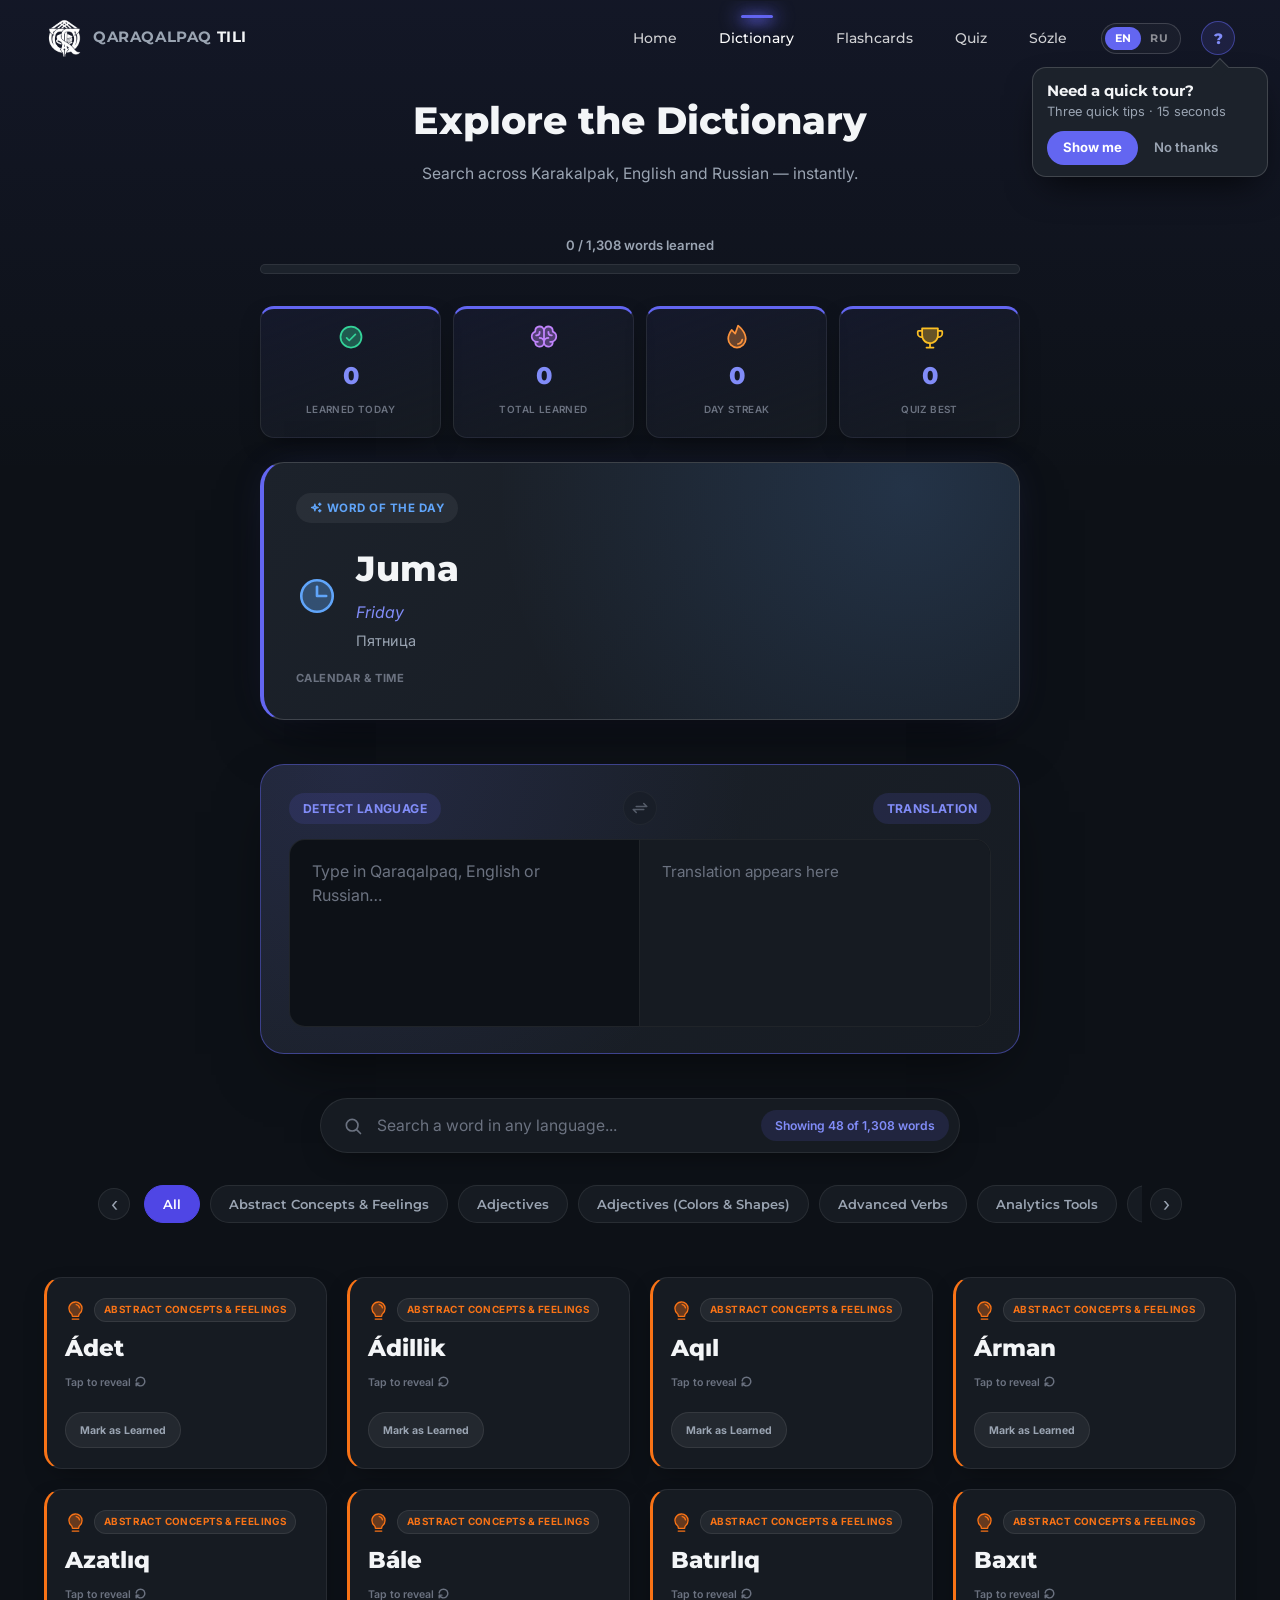
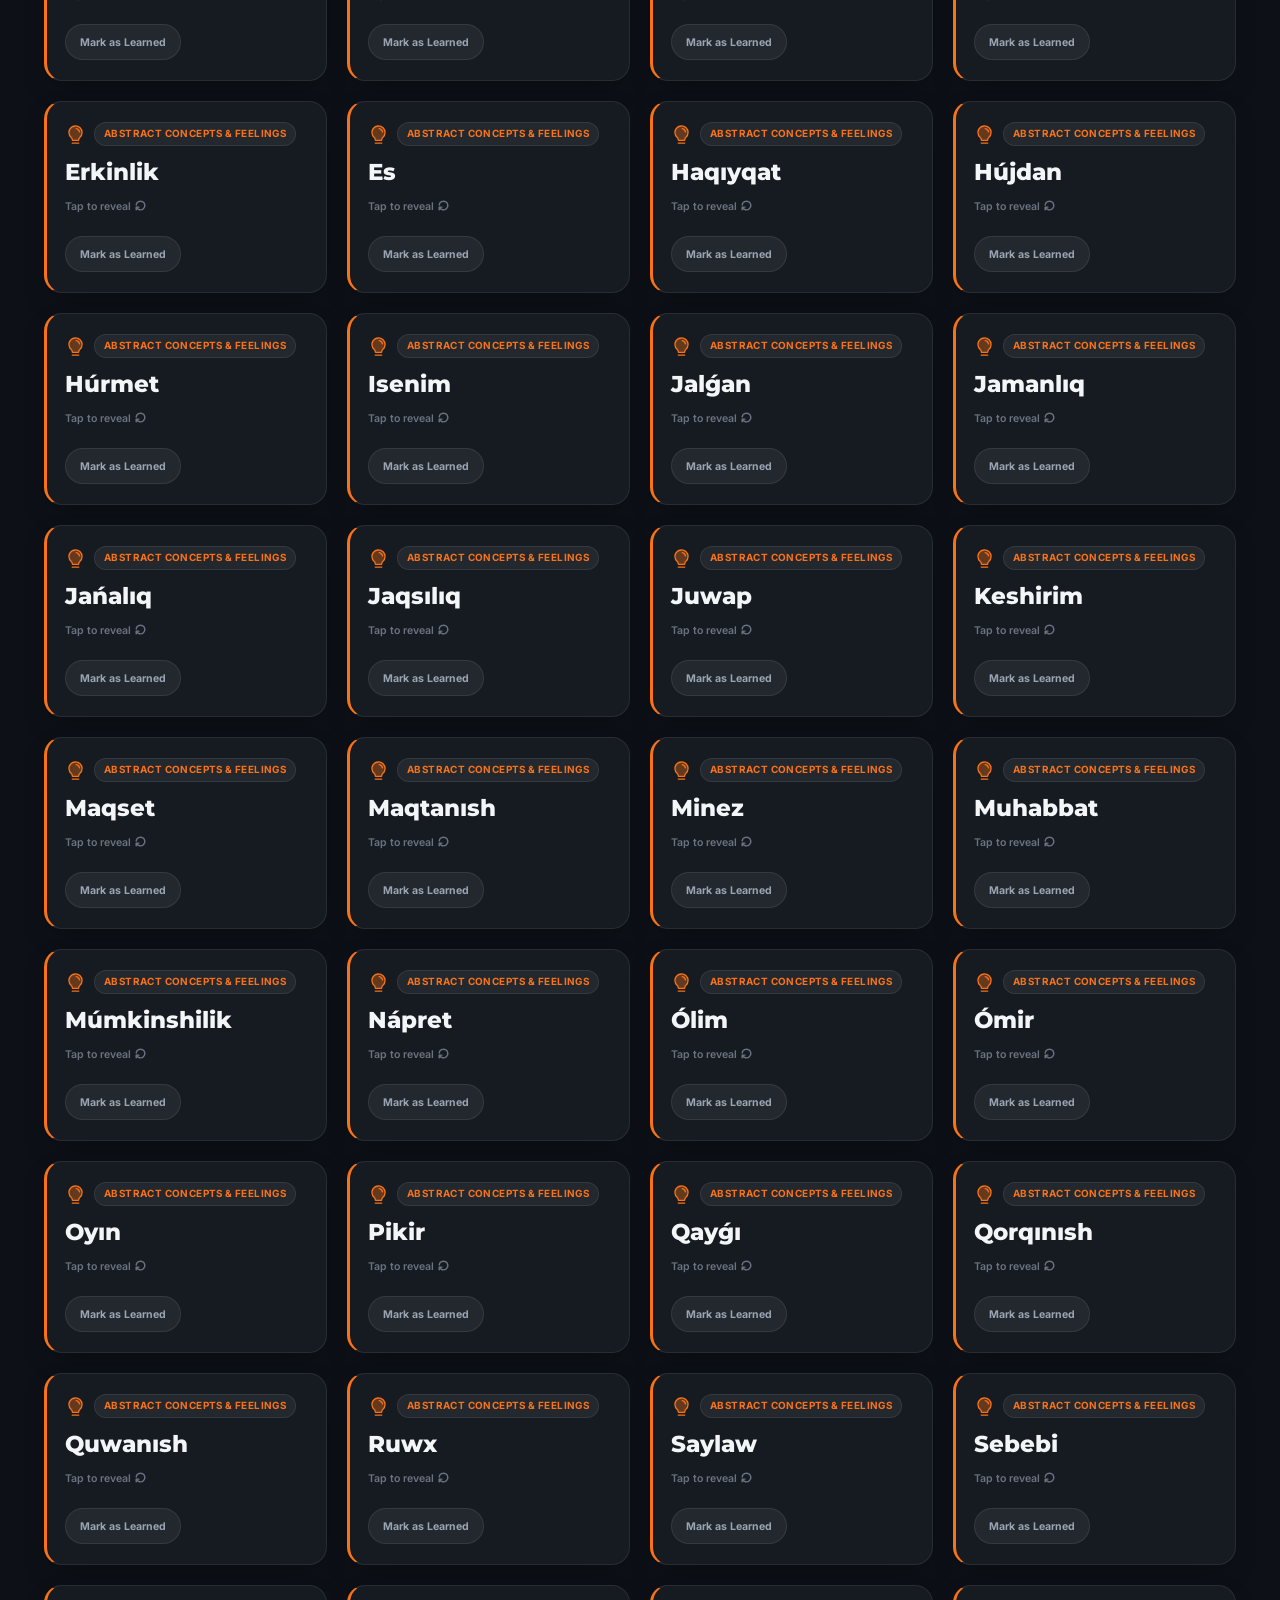
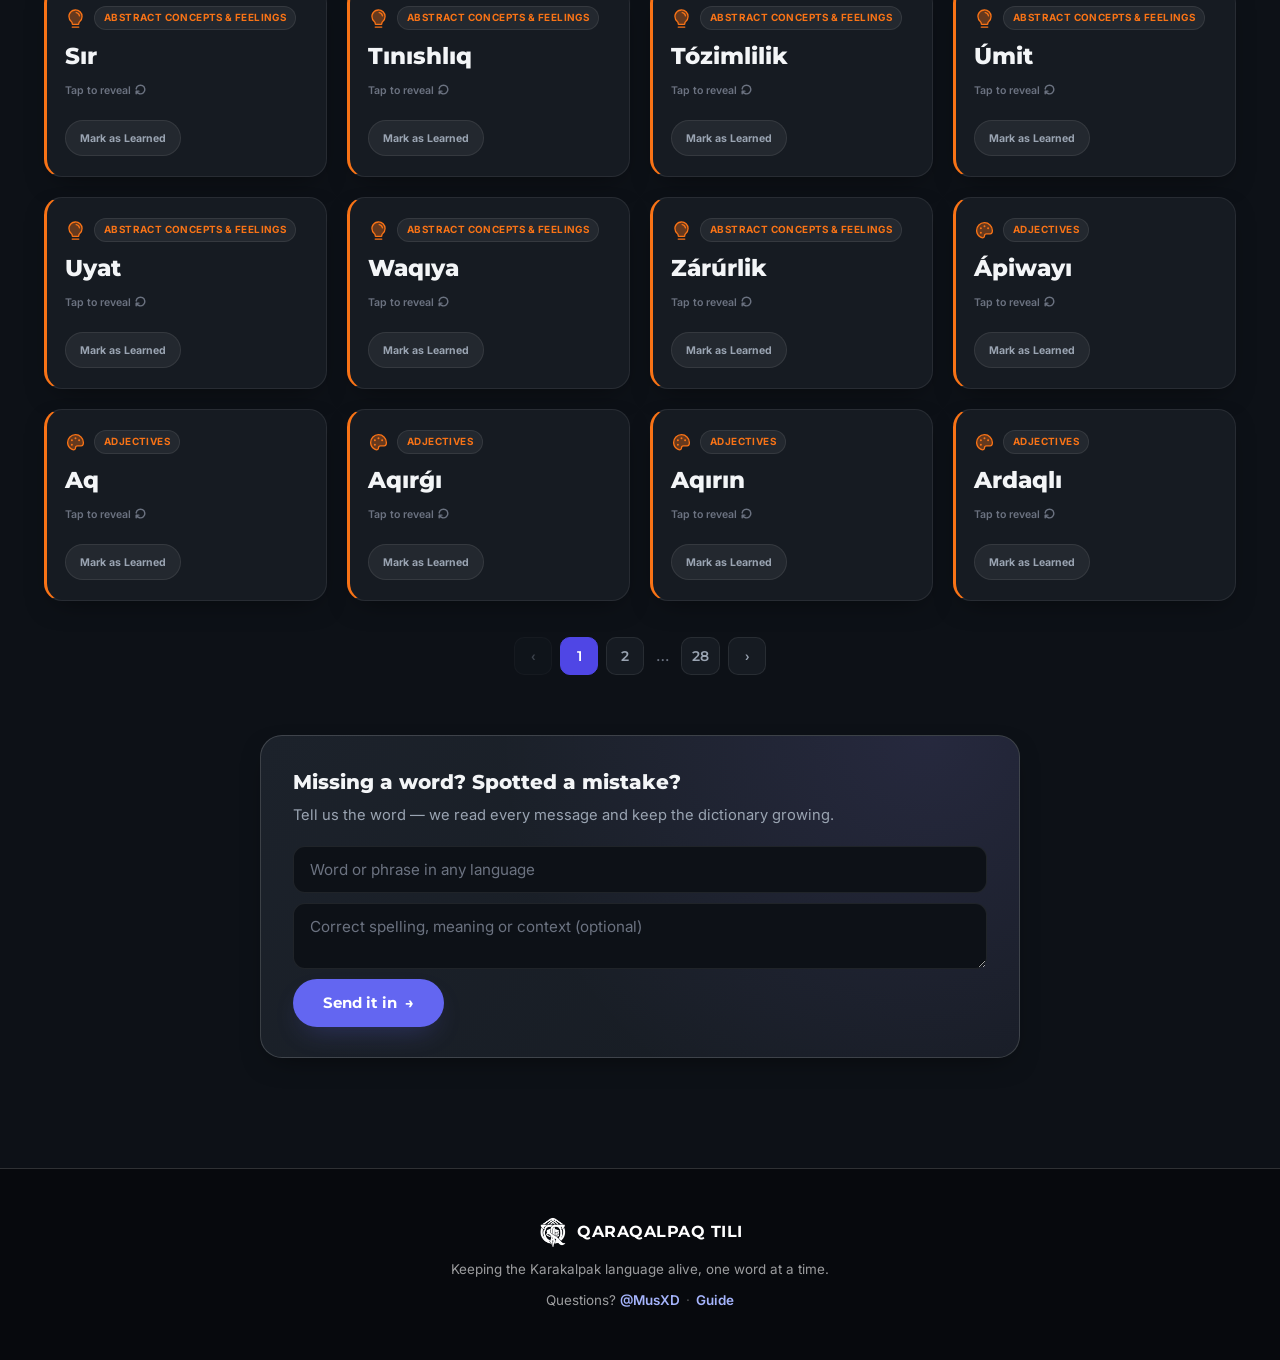
<file: dictionary.html>
<!DOCTYPE html>
<html lang="en">
<head>
<meta charset="UTF-8">
<meta name="viewport" content="width=device-width, initial-scale=1.0">
<meta name="color-scheme" content="dark">
<meta name="theme-color" content="#07090d">
<title>Dictionary — Qaraqalpaq Tili</title>
<meta name="description" content="Search 1,308 Karakalpak words with English and Russian translations across 48 categories.">
<link rel="icon" type="image/png" sizes="32x32" href="public/assets/favicon-32.png">
<link rel="apple-touch-icon" sizes="180x180" href="public/assets/apple-touch-icon.png">
<!-- link previews (Telegram, WhatsApp, X …): the same title and description as above + one picture for all pages -->
<meta property="og:type" content="website">
<meta property="og:site_name" content="Qaraqalpaq Tili">
<meta property="og:title" content="Dictionary — Qaraqalpaq Tili">
<meta property="og:description" content="Search 1,308 Karakalpak words with English and Russian translations across 48 categories.">
<meta property="og:url" content="https://qaraqalpaq.vercel.app/dictionary.html">
<meta property="og:image" content="https://qaraqalpaq.vercel.app/public/og-image.jpg?v=133">
<meta property="og:image:width" content="1200">
<meta property="og:image:height" content="630">
<meta property="og:image:alt" content="Learn Qaraqalpaq — translator, dictionary, flashcards, quiz and Sózle">
<meta name="twitter:card" content="summary_large_image">
<meta name="twitter:title" content="Dictionary — Qaraqalpaq Tili">
<meta name="twitter:description" content="Search 1,308 Karakalpak words with English and Russian translations across 48 categories.">
<meta name="twitter:image" content="https://qaraqalpaq.vercel.app/public/og-image.jpg?v=133">
<link rel="preconnect" href="https://fonts.googleapis.com">
<link rel="preconnect" href="https://fonts.gstatic.com" crossorigin>
<link href="https://fonts.googleapis.com/css2?family=Inter:wght@400;500;600;700;800;900&family=Montserrat:wght@600;700;800;900&display=swap" rel="stylesheet">
<link rel="stylesheet" href="css/styles.css?v=135">
<script>/* the tours of all five pages have been opened → no "?" in the nav (before the first paint; same list as GUIDE_PAGES in app.js) */try{if(['index','dictionary','flashcards','quiz','game'].every(function(p){return localStorage.getItem('qaraqalpaq_guide_'+p)==='seen'}))document.documentElement.className+=' guide-done'}catch(e){}/* the interface language, before the first paint (the EN / RU switch is drawn on the right side at once) */try{if(localStorage.getItem('qaraqalpaq_lang')==='ru')document.documentElement.lang='ru'}catch(e){}</script>
</head>
<body class="page-dictionary">

<header class="nav nav-pill">
  <div class="nav-inner">
    <a href="index.html" class="brand">
      <img src="public/assets/logo.png" alt="Qaraqalpaq Tili logo" data-i18n-attr="alt:a11y.logo" class="brand-mark">
      <span class="brand-name">QARAQALPAQ <strong>TILI</strong></span>
    </a>
    <nav class="nav-links" id="navLinks">
      <a href="index.html" class="nav-link" data-page="index" data-i18n="nav.home">Home</a>
      <a href="dictionary.html" class="nav-link" data-page="dictionary" data-i18n="nav.dictionary">Dictionary</a>
      <a href="flashcards.html" class="nav-link" data-page="flashcards" data-i18n="nav.flashcards">Flashcards</a>
      <a href="quiz.html" class="nav-link" data-page="quiz" data-i18n="nav.quiz">Quiz</a>
      <a href="game.html" class="nav-link" data-page="game">Sózle</a>
      <button type="button" class="ui-lang" id="uiLang" aria-label="Switch to Russian"><span class="ui-lang-thumb" aria-hidden="true"></span><span class="ui-lang-opt ui-lang-en" lang="en">EN</span><span class="ui-lang-opt ui-lang-ru" lang="ru">RU</span></button>
    </nav>
    <button class="nav-help" id="navHelp" type="button" aria-label="How to use this site" data-i18n-attr="aria-label:a11y.help" aria-expanded="false">?</button>
    <button class="nav-toggle" id="navToggle" aria-label="Menu" data-i18n-attr="aria-label:a11y.menu">
      <span></span><span></span><span></span>
    </button>
  </div>
</header>

<main>
  <section class="view view-active" id="view-dictionary">
    <div class="container">
      <div class="section-head">
        <h1 data-i18n="dict.title">Explore the Dictionary</h1>
        <p data-i18n="dict.sub">Search across Karakalpak, English and Russian — instantly.</p>
      </div>

      <div class="progress-bar-wrap" id="progressBarWrap"></div>
      <div class="progress-widget" id="progressWidget"></div>

      <div id="wordOfDay"></div>

      <div class="translator translator-panes" id="translator">
        <div class="tr-langbar">
          <span class="tr-lang" id="trLangSrc" data-i18n="tr.detect">Detect language</span>
          <button type="button" class="tr-swap" id="trSwap" aria-disabled="true" aria-label="Type a word first" title="Type a word first" data-i18n-attr="aria-label:tr.swapEmpty; title:tr.swapEmpty"><svg class="ico" viewBox="0 0 24 24" fill="none" stroke="currentColor" stroke-width="1.75" stroke-linecap="round" stroke-linejoin="round" aria-hidden="true" focusable="false"><path d="M7 10h14l-4 -4"/><path d="M17 14h-14l4 4"/></svg></button>
          <span class="tr-lang tr-lang-dst" id="trLangDst" data-i18n="tr.translation">Translation</span>
        </div>
        <div class="tr-panes">
          <div class="tr-pane tr-pane-src">
            <textarea id="translatorInput" rows="3" placeholder="Type in Qaraqalpaq, English or Russian…" data-i18n-attr="placeholder:tr.placeholder" autocomplete="off" autocapitalize="off" spellcheck="false"></textarea>
            <button class="translator-clear" id="translatorClear" aria-label="Clear" data-i18n-attr="aria-label:a11y.clear" hidden><svg class="ico" viewBox="0 0 24 24" fill="none" stroke="currentColor" stroke-width="1.75" stroke-linecap="round" stroke-linejoin="round" aria-hidden="true" focusable="false"><path d="M18 6l-12 12"/><path d="M6 6l12 12"/></svg></button>
          </div>
          <div class="tr-pane tr-pane-dst">
            <div class="tr-output" id="translatorOutput"><span class="tr-output-hint" data-i18n="tr.hint">Translation appears here</span></div>
          </div>
        </div>
        <div class="translator-results" id="translatorResults" hidden></div>
      </div>

      <div class="search-wrap">
        <svg class="search-icon" viewBox="0 0 24 24" fill="none"><circle cx="11" cy="11" r="7" stroke="currentColor" stroke-width="2"/><path d="M21 21l-4.35-4.35" stroke="currentColor" stroke-width="2" stroke-linecap="round"/></svg>
        <input type="text" id="searchInput" placeholder="Search a word in any language..." data-i18n-attr="placeholder:dict.search" autocomplete="off">
        <span class="search-count" id="searchCount"></span>
      </div>

      <div class="pills-wrap">
        <button class="pills-arrow pills-arrow-left" id="pillsLeft" aria-label="scroll left" data-i18n-attr="aria-label:a11y.scrollLeft">‹</button>
        <div class="pills" id="categoryPills"></div>
        <button class="pills-arrow pills-arrow-right" id="pillsRight" aria-label="scroll right" data-i18n-attr="aria-label:a11y.scrollRight">›</button>
      </div>

      <div class="word-grid" id="wordGrid"></div>
      <div class="empty-state" id="emptyState" hidden>
        <p data-i18n="dict.empty">No words found. Try a different search or category.</p>
      </div>

      <div class="pagination" id="pagination"></div>

      <!-- WORD REQUEST / CORRECTION -->
      <div class="wordreq-section" id="wordReq">
        <div class="wordreq">
          <div class="wordreq-head">
            <h3 data-i18n="req.title">Missing a word? Spotted a mistake?</h3>
            <p data-i18n="req.text">Tell us the word — we read every message and keep the dictionary growing.</p>
          </div>
          <form class="wordreq-form" id="wordReqForm" novalidate>
            <input type="text" id="wordReqWord" placeholder="Word or phrase in any language" data-i18n-attr="placeholder:req.word" autocomplete="off">
            <textarea id="wordReqNote" rows="2" placeholder="Correct spelling, meaning or context (optional)" data-i18n-attr="placeholder:req.note"></textarea>
            <button type="submit" class="btn btn-primary"><span data-i18n="req.send">Send it in</span> <span class="btn-arrow" aria-hidden="true">→</span></button>
          </form>
          <p class="wordreq-msg" id="wordReqMsg" hidden></p>
        </div>
      </div>
    </div>
  </section>
</main>

<footer class="footer">
  <div class="footer-inner">
    <div class="footer-brand">
      <img src="public/assets/logo.png" alt="Qaraqalpaq Tili logo" data-i18n-attr="alt:a11y.logo" class="brand-mark small">
      <span>QARAQALPAQ TILI</span>
    </div>
    <p data-i18n="footer.tagline">Keeping the Karakalpak language alive, one word at a time.</p>
    <p class="footer-contact"><span data-i18n="footer.questions">Questions?</span> <a href="https://t.me/MusXD" target="_blank" rel="noopener">@MusXD</a><span class="footer-sep" aria-hidden="true">·</span><button type="button" class="footer-guide" id="footerGuide" title="A quick tour of this page" data-i18n-attr="title:footer.guideTitle" data-i18n="footer.guide">Guide</button></p>
  </div>
</footer>

<!-- the sentence engine (v135, beta; the advisor's files, used by the translator in app.js) — morph → lexicon → sentence -->
<script src="js/kaa-morph.js?v=135"></script>
<script src="js/kaa-lexicon.js?v=135"></script>
<script src="js/kaa-sentence.js?v=135"></script>
<script src="js/app.js"></script>
</body>
</html>
</file>
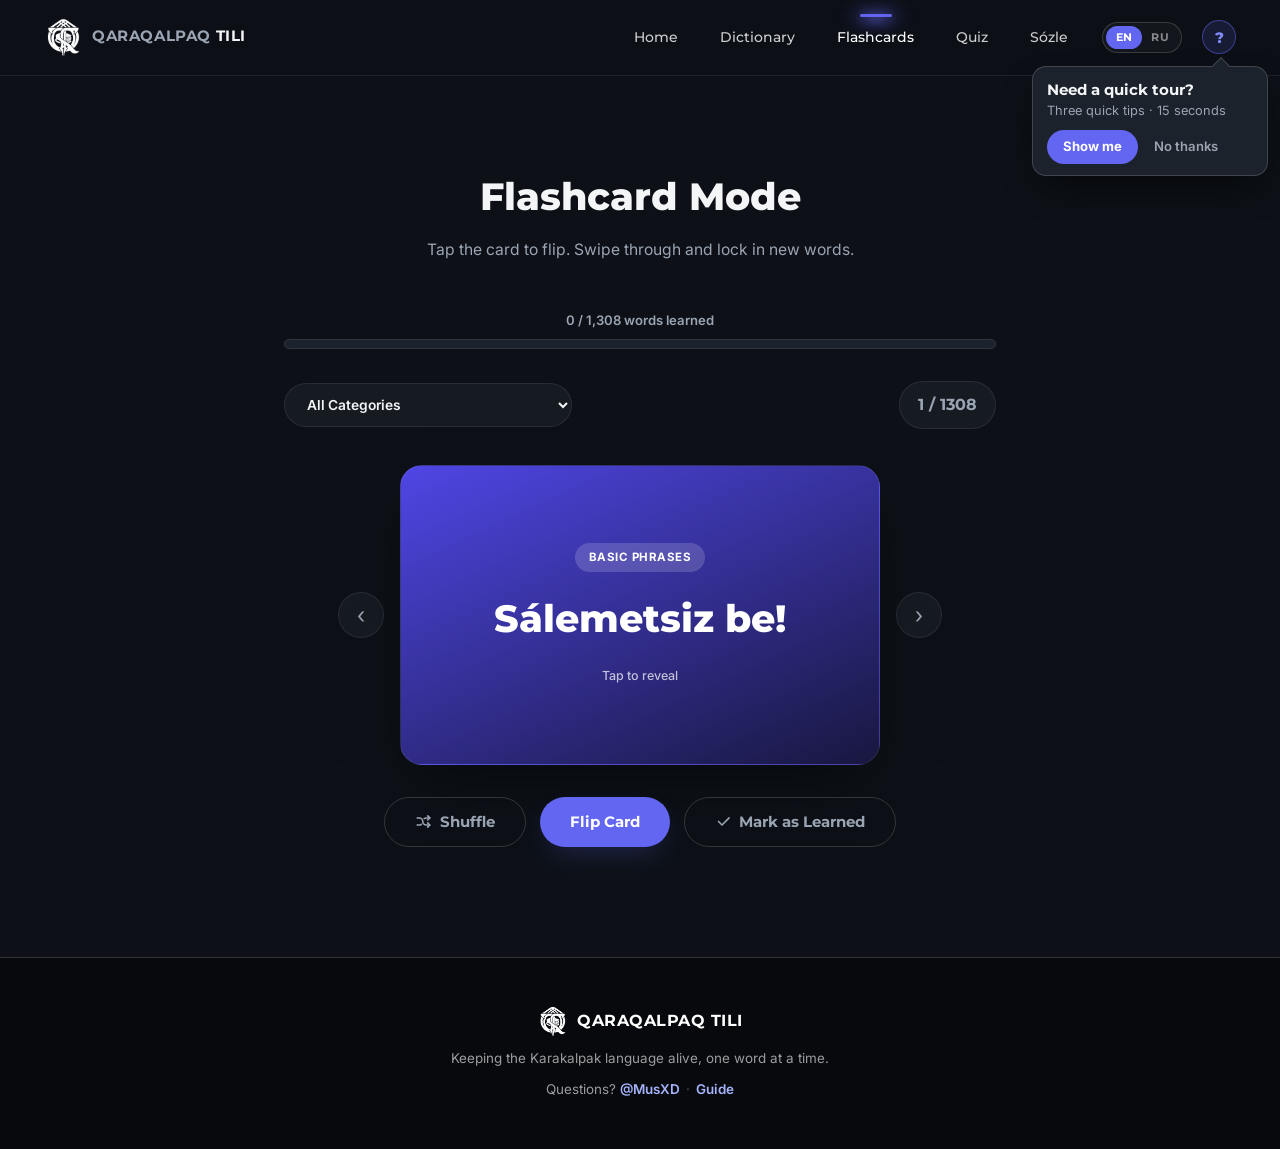
<file: flashcards.html>
<!DOCTYPE html>
<html lang="en">
<head>
<meta charset="UTF-8">
<meta name="viewport" content="width=device-width, initial-scale=1.0">
<meta name="color-scheme" content="dark">
<meta name="theme-color" content="#07090d">
<title>Flashcards — Qaraqalpaq Tili</title>
<meta name="description" content="Flip through Karakalpak flashcards by category to memorize vocabulary faster.">
<link rel="icon" type="image/png" sizes="32x32" href="public/assets/favicon-32.png">
<link rel="apple-touch-icon" sizes="180x180" href="public/assets/apple-touch-icon.png">
<!-- link previews (Telegram, WhatsApp, X …): the same title and description as above + one picture for all pages -->
<meta property="og:type" content="website">
<meta property="og:site_name" content="Qaraqalpaq Tili">
<meta property="og:title" content="Flashcards — Qaraqalpaq Tili">
<meta property="og:description" content="Flip through Karakalpak flashcards by category to memorize vocabulary faster.">
<meta property="og:url" content="https://qaraqalpaq.vercel.app/flashcards.html">
<meta property="og:image" content="https://qaraqalpaq.vercel.app/public/og-image.jpg?v=133">
<meta property="og:image:width" content="1200">
<meta property="og:image:height" content="630">
<meta property="og:image:alt" content="Learn Qaraqalpaq — translator, dictionary, flashcards, quiz and Sózle">
<meta name="twitter:card" content="summary_large_image">
<meta name="twitter:title" content="Flashcards — Qaraqalpaq Tili">
<meta name="twitter:description" content="Flip through Karakalpak flashcards by category to memorize vocabulary faster.">
<meta name="twitter:image" content="https://qaraqalpaq.vercel.app/public/og-image.jpg?v=133">
<link rel="preconnect" href="https://fonts.googleapis.com">
<link rel="preconnect" href="https://fonts.gstatic.com" crossorigin>
<link href="https://fonts.googleapis.com/css2?family=Inter:wght@400;500;600;700;800;900&family=Montserrat:wght@600;700;800;900&display=swap" rel="stylesheet">
<link rel="stylesheet" href="css/styles.css?v=135">
<script>/* the tours of all five pages have been opened → no "?" in the nav (before the first paint; same list as GUIDE_PAGES in app.js) */try{if(['index','dictionary','flashcards','quiz','game'].every(function(p){return localStorage.getItem('qaraqalpaq_guide_'+p)==='seen'}))document.documentElement.className+=' guide-done'}catch(e){}/* the interface language, before the first paint (the EN / RU switch is drawn on the right side at once) */try{if(localStorage.getItem('qaraqalpaq_lang')==='ru')document.documentElement.lang='ru'}catch(e){}</script>
</head>
<body>

<header class="nav">
  <div class="nav-inner">
    <a href="index.html" class="brand">
      <img src="public/assets/logo.png" alt="Qaraqalpaq Tili logo" data-i18n-attr="alt:a11y.logo" class="brand-mark">
      <span class="brand-name">QARAQALPAQ <strong>TILI</strong></span>
    </a>
    <nav class="nav-links" id="navLinks">
      <a href="index.html" class="nav-link" data-page="index" data-i18n="nav.home">Home</a>
      <a href="dictionary.html" class="nav-link" data-page="dictionary" data-i18n="nav.dictionary">Dictionary</a>
      <a href="flashcards.html" class="nav-link" data-page="flashcards" data-i18n="nav.flashcards">Flashcards</a>
      <a href="quiz.html" class="nav-link" data-page="quiz" data-i18n="nav.quiz">Quiz</a>
      <a href="game.html" class="nav-link" data-page="game">Sózle</a>
      <button type="button" class="ui-lang" id="uiLang" aria-label="Switch to Russian"><span class="ui-lang-thumb" aria-hidden="true"></span><span class="ui-lang-opt ui-lang-en" lang="en">EN</span><span class="ui-lang-opt ui-lang-ru" lang="ru">RU</span></button>
    </nav>
    <button class="nav-help" id="navHelp" type="button" aria-label="How to use this site" data-i18n-attr="aria-label:a11y.help" aria-expanded="false">?</button>
    <button class="nav-toggle" id="navToggle" aria-label="Menu" data-i18n-attr="aria-label:a11y.menu">
      <span></span><span></span><span></span>
    </button>
  </div>
</header>

<main>
  <section class="view view-active" id="view-flashcards">
    <div class="container container-narrow">
      <div class="section-head">
        <h1 data-i18n="flash.title">Flashcard Mode</h1>
        <p data-i18n="flash.sub">Tap the card to flip. Swipe through and lock in new words.</p>
      </div>

      <div class="progress-bar-wrap" id="progressBarWrap"></div>

      <div class="flash-controls">
        <select id="flashCategory" class="select"></select>
        <div class="flash-progress" id="flashProgress">1 / 1</div>
      </div>

      <div class="flash-stage">
        <button class="flash-nav flash-prev" id="flashPrev" aria-label="previous" data-i18n-attr="aria-label:a11y.prev">‹</button>
        <div class="flashcard" id="flashcard">
          <div class="flashcard-inner">
            <div class="flashcard-face flashcard-front">
              <span class="learned-badge" aria-hidden="true"><svg class="ico" viewBox="0 0 24 24" fill="none" stroke="currentColor" stroke-width="1.75" stroke-linecap="round" stroke-linejoin="round" aria-hidden="true" focusable="false"><path d="M5 12l5 5l10 -10"/></svg></span>
              <span class="flash-badge" id="flashCatBadge">Category</span>
              <span class="flash-word" id="flashWordKK">Word</span>
              <span class="flash-hint" data-i18n="card.tapReveal">Tap to reveal</span>
            </div>
            <div class="flashcard-face flashcard-back">
              <span class="learned-badge" aria-hidden="true"><svg class="ico" viewBox="0 0 24 24" fill="none" stroke="currentColor" stroke-width="1.75" stroke-linecap="round" stroke-linejoin="round" aria-hidden="true" focusable="false"><path d="M5 12l5 5l10 -10"/></svg></span>
              <span class="flash-main" id="flashMean1">English</span>
              <span class="flash-second" id="flashMean2">Russian</span>
            </div>
          </div>
        </div>
        <button class="flash-nav flash-next" id="flashNext" aria-label="next" data-i18n-attr="aria-label:a11y.next">›</button>
      </div>

      <div class="flash-actions">
        <button class="btn btn-outline" id="flashShuffle"><svg class="ico" viewBox="0 0 24 24" fill="none" stroke="currentColor" stroke-width="1.75" stroke-linecap="round" stroke-linejoin="round" aria-hidden="true" focusable="false"><path d="M18 4l3 3l-3 3"/><path d="M18 20l3 -3l-3 -3"/><path d="M3 7h3a5 5 0 0 1 5 5a5 5 0 0 0 5 5h5"/><path d="M21 7h-5a4.978 4.978 0 0 0 -3 1m-4 8a4.984 4.984 0 0 1 -3 1h-3"/></svg> <span data-i18n="flash.shuffle">Shuffle</span></button>
        <button class="btn btn-primary" id="flashFlipBtn" data-i18n="flash.flip">Flip Card</button>
        <button class="btn btn-outline" id="flashLearnBtn"><svg class="ico" viewBox="0 0 24 24" fill="none" stroke="currentColor" stroke-width="1.75" stroke-linecap="round" stroke-linejoin="round" aria-hidden="true" focusable="false"><path d="M5 12l5 5l10 -10"/></svg> <span data-i18n="btn.markLearned">Mark as Learned</span></button>
      </div>
    </div>
  </section>
</main>

<footer class="footer">
  <div class="footer-inner">
    <div class="footer-brand">
      <img src="public/assets/logo.png" alt="Qaraqalpaq Tili logo" data-i18n-attr="alt:a11y.logo" class="brand-mark small">
      <span>QARAQALPAQ TILI</span>
    </div>
    <p data-i18n="footer.tagline">Keeping the Karakalpak language alive, one word at a time.</p>
    <p class="footer-contact"><span data-i18n="footer.questions">Questions?</span> <a href="https://t.me/MusXD" target="_blank" rel="noopener">@MusXD</a><span class="footer-sep" aria-hidden="true">·</span><button type="button" class="footer-guide" id="footerGuide" title="A quick tour of this page" data-i18n-attr="title:footer.guideTitle" data-i18n="footer.guide">Guide</button></p>
  </div>
</footer>

<script src="js/app.js"></script>
</body>
</html>
</file>
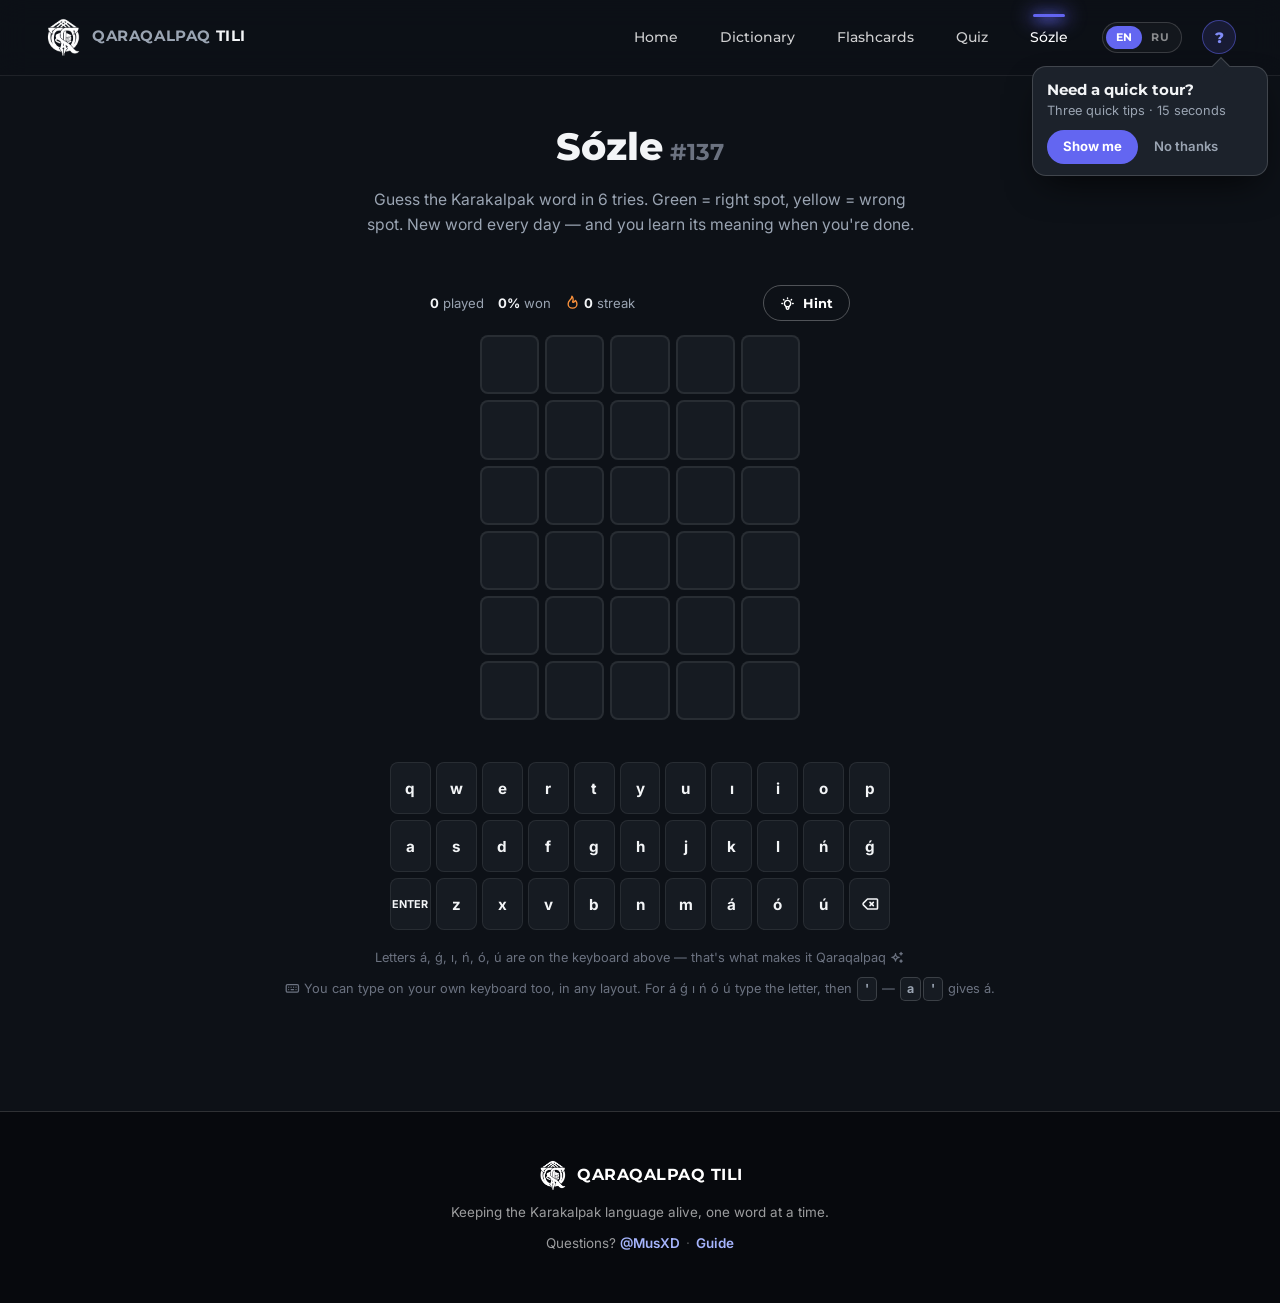
<file: game.html>
<!DOCTYPE html>
<html lang="en">
<head>
<meta charset="UTF-8">
<meta name="viewport" content="width=device-width, initial-scale=1.0">
<meta name="color-scheme" content="dark">
<meta name="theme-color" content="#07090d">
<title>Sózle — The Karakalpak Word Game | Qaraqalpaq Tili</title>
<meta name="description" content="Sózle — a daily Wordle-style game in Karakalpak. Guess the 5-letter word in 6 tries and learn the language while playing.">
<link rel="icon" type="image/png" sizes="32x32" href="public/assets/favicon-32.png">
<link rel="apple-touch-icon" sizes="180x180" href="public/assets/apple-touch-icon.png">
<!-- link previews (Telegram, WhatsApp, X …): the same title and description as above + one picture for all pages -->
<meta property="og:type" content="website">
<meta property="og:site_name" content="Qaraqalpaq Tili">
<meta property="og:title" content="Sózle — The Karakalpak Word Game | Qaraqalpaq Tili">
<meta property="og:description" content="Sózle — a daily Wordle-style game in Karakalpak. Guess the 5-letter word in 6 tries and learn the language while playing.">
<meta property="og:url" content="https://qaraqalpaq.vercel.app/game.html">
<meta property="og:image" content="https://qaraqalpaq.vercel.app/public/og-image.jpg?v=133">
<meta property="og:image:width" content="1200">
<meta property="og:image:height" content="630">
<meta property="og:image:alt" content="Learn Qaraqalpaq — translator, dictionary, flashcards, quiz and Sózle">
<meta name="twitter:card" content="summary_large_image">
<meta name="twitter:title" content="Sózle — The Karakalpak Word Game | Qaraqalpaq Tili">
<meta name="twitter:description" content="Sózle — a daily Wordle-style game in Karakalpak. Guess the 5-letter word in 6 tries and learn the language while playing.">
<meta name="twitter:image" content="https://qaraqalpaq.vercel.app/public/og-image.jpg?v=133">
<link rel="preconnect" href="https://fonts.googleapis.com">
<link rel="preconnect" href="https://fonts.gstatic.com" crossorigin>
<link href="https://fonts.googleapis.com/css2?family=Inter:wght@400;500;600;700;800;900&family=Montserrat:wght@600;700;800;900&display=swap" rel="stylesheet">
<link rel="stylesheet" href="css/styles.css?v=135">
<script>/* the tours of all five pages have been opened → no "?" in the nav (before the first paint; same list as GUIDE_PAGES in app.js) */try{if(['index','dictionary','flashcards','quiz','game'].every(function(p){return localStorage.getItem('qaraqalpaq_guide_'+p)==='seen'}))document.documentElement.className+=' guide-done'}catch(e){}/* the interface language, before the first paint (the EN / RU switch is drawn on the right side at once) */try{if(localStorage.getItem('qaraqalpaq_lang')==='ru')document.documentElement.lang='ru'}catch(e){}</script>
</head>
<body class="page-game">

<header class="nav">
  <div class="nav-inner">
    <a href="index.html" class="brand">
      <img src="public/assets/logo.png" alt="Qaraqalpaq Tili logo" data-i18n-attr="alt:a11y.logo" class="brand-mark">
      <span class="brand-name">QARAQALPAQ <strong>TILI</strong></span>
    </a>
    <nav class="nav-links" id="navLinks">
      <a href="index.html" class="nav-link" data-page="index" data-i18n="nav.home">Home</a>
      <a href="dictionary.html" class="nav-link" data-page="dictionary" data-i18n="nav.dictionary">Dictionary</a>
      <a href="flashcards.html" class="nav-link" data-page="flashcards" data-i18n="nav.flashcards">Flashcards</a>
      <a href="quiz.html" class="nav-link" data-page="quiz" data-i18n="nav.quiz">Quiz</a>
      <a href="game.html" class="nav-link" data-page="game">Sózle</a>
      <button type="button" class="ui-lang" id="uiLang" aria-label="Switch to Russian"><span class="ui-lang-thumb" aria-hidden="true"></span><span class="ui-lang-opt ui-lang-en" lang="en">EN</span><span class="ui-lang-opt ui-lang-ru" lang="ru">RU</span></button>
    </nav>
    <button class="nav-help" id="navHelp" type="button" aria-label="How to use this site" data-i18n-attr="aria-label:a11y.help" aria-expanded="false">?</button>
    <button class="nav-toggle" id="navToggle" aria-label="Menu" data-i18n-attr="aria-label:a11y.menu">
      <span></span><span></span><span></span>
    </button>
  </div>
</header>

<main>
  <section class="view view-active" id="view-game">
    <div class="container container-narrow">
      <div class="section-head">
        <h1>Sózle<span class="sozle-daily-num" id="sozleNum"></span></h1>
        <p data-i18n="game.how">Guess the Karakalpak word in 6 tries. Green = right spot, yellow = wrong spot. New word every day — and you learn its meaning when you're done.</p>
      </div>

      <div class="sozle-topbar">
        <div class="sozle-stats" id="sozleStats"></div>
        <div class="sozle-actions">
          <button class="btn btn-outline btn-sm" id="sozleHint"><svg class="ico" viewBox="0 0 24 24" fill="none" stroke="currentColor" stroke-width="1.75" stroke-linecap="round" stroke-linejoin="round" aria-hidden="true" focusable="false"><path d="M3 12h1m8 -9v1m8 8h1m-15.4 -6.4l.7 .7m12.1 -.7l-.7 .7"/><path d="M9 16a5 5 0 1 1 6 0a3.5 3.5 0 0 0 -1 3a2 2 0 0 1 -4 0a3.5 3.5 0 0 0 -1 -3"/><path d="M9.7 17l4.6 0"/></svg> <span data-i18n="sozle.hint">Hint</span></button>
          <button class="btn btn-outline btn-sm" id="sozleFree" hidden><svg class="ico" viewBox="0 0 24 24" fill="none" stroke="currentColor" stroke-width="1.75" stroke-linecap="round" stroke-linejoin="round" aria-hidden="true" focusable="false"><path d="M3 5a2 2 0 0 1 2 -2h14a2 2 0 0 1 2 2v14a2 2 0 0 1 -2 2h-14a2 2 0 0 1 -2 -2v-14"/><path d="M8 8.5a.5 .5 0 1 0 1 0a.5 .5 0 1 0 -1 0" fill="currentColor"/><path d="M15 8.5a.5 .5 0 1 0 1 0a.5 .5 0 1 0 -1 0" fill="currentColor"/><path d="M15 15.5a.5 .5 0 1 0 1 0a.5 .5 0 1 0 -1 0" fill="currentColor"/><path d="M8 15.5a.5 .5 0 1 0 1 0a.5 .5 0 1 0 -1 0" fill="currentColor"/><path d="M11.5 12a.5 .5 0 1 0 1 0a.5 .5 0 1 0 -1 0" fill="currentColor"/></svg> <span data-i18n="sozle.random">Random word</span></button>
        </div>
      </div>

      <p class="sozle-hint-text" id="sozleHintText" hidden></p>

      <div class="sozle-board" id="sozleBoard" aria-label="Game board" data-i18n-attr="aria-label:a11y.board"></div>

      <p class="sozle-msg" id="sozleMsg" role="status"></p>

      <div class="sozle-panel" id="sozlePanel" hidden></div>

      <div class="sozle-keys" id="sozleKeys" aria-label="Keyboard" data-i18n-attr="aria-label:a11y.keyboard"></div>

      <p class="sozle-foot"><span data-i18n="game.letters">Letters á, ǵ, ı, ń, ó, ú are on the keyboard above — that's what makes it Qaraqalpaq</span> <svg class="ico" viewBox="0 0 24 24" fill="none" stroke="currentColor" stroke-width="1.75" stroke-linecap="round" stroke-linejoin="round" aria-hidden="true" focusable="false"><path d="M16 18a2 2 0 0 1 2 2a2 2 0 0 1 2 -2a2 2 0 0 1 -2 -2a2 2 0 0 1 -2 2m0 -12a2 2 0 0 1 2 2a2 2 0 0 1 2 -2a2 2 0 0 1 -2 -2a2 2 0 0 1 -2 2m-7 12a6 6 0 0 1 6 -6a6 6 0 0 1 -6 -6a6 6 0 0 1 -6 6a6 6 0 0 1 6 6"/></svg></p>
      <p class="sozle-foot sozle-kbd-hint"><svg class="ico" viewBox="0 0 24 24" fill="none" stroke="currentColor" stroke-width="1.75" stroke-linecap="round" stroke-linejoin="round" aria-hidden="true" focusable="false"><path d="M2 8a2 2 0 0 1 2 -2h16a2 2 0 0 1 2 2v8a2 2 0 0 1 -2 2h-16a2 2 0 0 1 -2 -2l0 -8"/><path d="M6 10l0 .01"/><path d="M10 10l0 .01"/><path d="M14 10l0 .01"/><path d="M18 10l0 .01"/><path d="M6 14l0 .01"/><path d="M18 14l0 .01"/><path d="M10 14l4 .01"/></svg> <span data-i18n-html="game.kbd">You can type on your own keyboard too, in any layout. For á ǵ ı ń ó ú type the letter, then <kbd>'</kbd> — <kbd>a</kbd><kbd>'</kbd> gives á.</span></p>
    </div>
  </section>
</main>

<footer class="footer">
  <div class="footer-inner">
    <div class="footer-brand">
      <img src="public/assets/logo.png" alt="Qaraqalpaq Tili logo" data-i18n-attr="alt:a11y.logo" class="brand-mark small">
      <span>QARAQALPAQ TILI</span>
    </div>
    <p data-i18n="footer.tagline">Keeping the Karakalpak language alive, one word at a time.</p>
    <p class="footer-contact"><span data-i18n="footer.questions">Questions?</span> <a href="https://t.me/MusXD" target="_blank" rel="noopener">@MusXD</a><span class="footer-sep" aria-hidden="true">·</span><button type="button" class="footer-guide" id="footerGuide" title="A quick tour of this page" data-i18n-attr="title:footer.guideTitle" data-i18n="footer.guide">Guide</button></p>
  </div>
</footer>

<script src="js/app.js"></script>
</body>
</html>
</file>
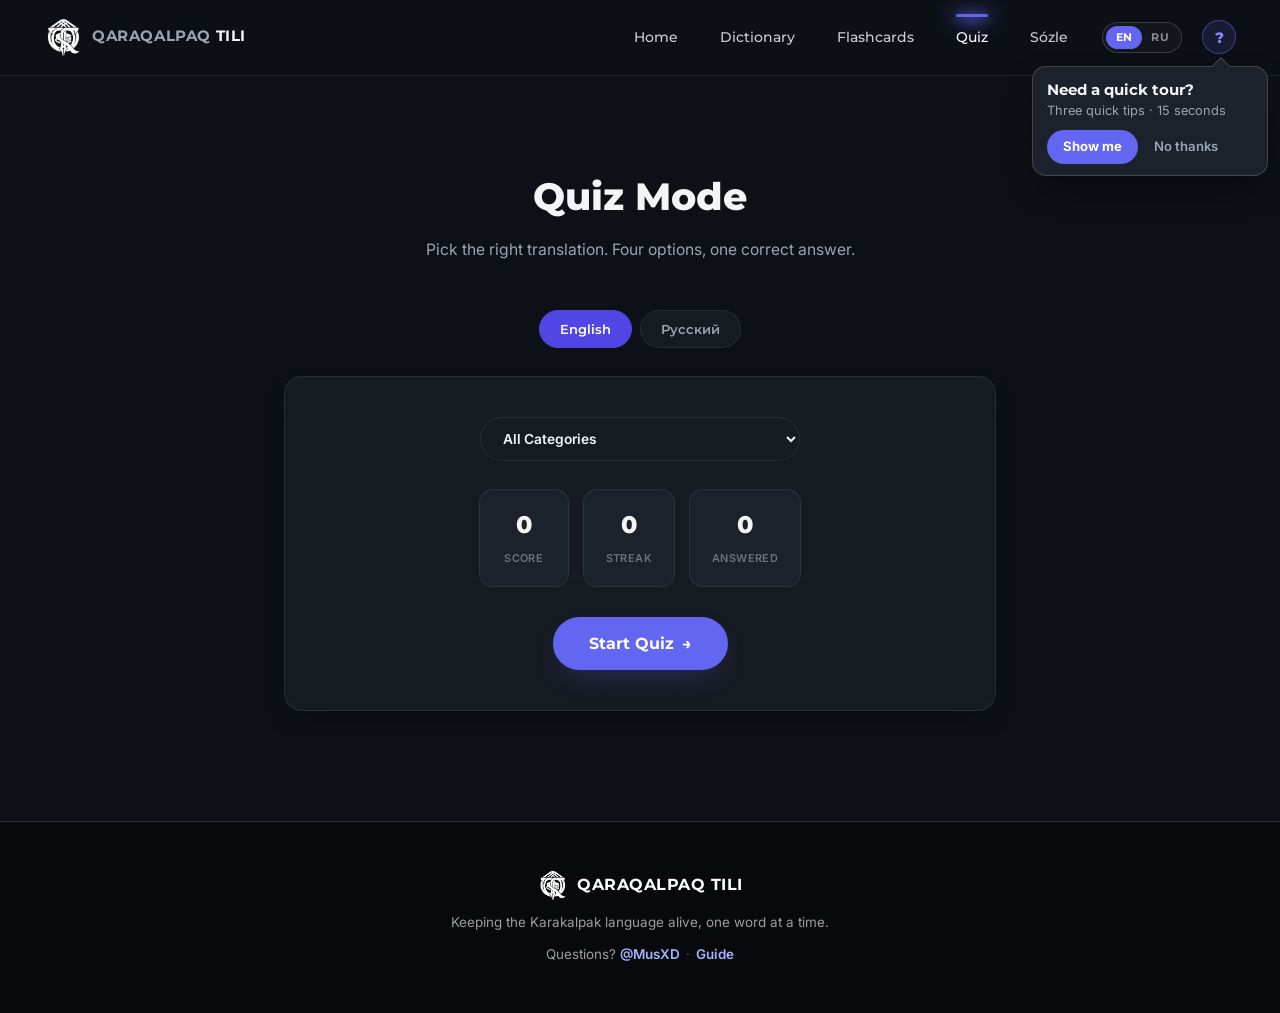
<file: quiz.html>
<!DOCTYPE html>
<html lang="en">
<head>
<meta charset="UTF-8">
<meta name="viewport" content="width=device-width, initial-scale=1.0">
<meta name="color-scheme" content="dark">
<meta name="theme-color" content="#07090d">
<title>Quiz — Qaraqalpaq Tili</title>
<meta name="description" content="Test your Karakalpak vocabulary with a quick multiple-choice quiz.">
<link rel="icon" type="image/png" sizes="32x32" href="public/assets/favicon-32.png">
<link rel="apple-touch-icon" sizes="180x180" href="public/assets/apple-touch-icon.png">
<!-- link previews (Telegram, WhatsApp, X …): the same title and description as above + one picture for all pages -->
<meta property="og:type" content="website">
<meta property="og:site_name" content="Qaraqalpaq Tili">
<meta property="og:title" content="Quiz — Qaraqalpaq Tili">
<meta property="og:description" content="Test your Karakalpak vocabulary with a quick multiple-choice quiz.">
<meta property="og:url" content="https://qaraqalpaq.vercel.app/quiz.html">
<meta property="og:image" content="https://qaraqalpaq.vercel.app/public/og-image.jpg?v=133">
<meta property="og:image:width" content="1200">
<meta property="og:image:height" content="630">
<meta property="og:image:alt" content="Learn Qaraqalpaq — translator, dictionary, flashcards, quiz and Sózle">
<meta name="twitter:card" content="summary_large_image">
<meta name="twitter:title" content="Quiz — Qaraqalpaq Tili">
<meta name="twitter:description" content="Test your Karakalpak vocabulary with a quick multiple-choice quiz.">
<meta name="twitter:image" content="https://qaraqalpaq.vercel.app/public/og-image.jpg?v=133">
<link rel="preconnect" href="https://fonts.googleapis.com">
<link rel="preconnect" href="https://fonts.gstatic.com" crossorigin>
<link href="https://fonts.googleapis.com/css2?family=Inter:wght@400;500;600;700;800;900&family=Montserrat:wght@600;700;800;900&display=swap" rel="stylesheet">
<link rel="stylesheet" href="css/styles.css?v=135">
<script>/* the tours of all five pages have been opened → no "?" in the nav (before the first paint; same list as GUIDE_PAGES in app.js) */try{if(['index','dictionary','flashcards','quiz','game'].every(function(p){return localStorage.getItem('qaraqalpaq_guide_'+p)==='seen'}))document.documentElement.className+=' guide-done'}catch(e){}/* the interface language, before the first paint (the EN / RU switch is drawn on the right side at once) */try{if(localStorage.getItem('qaraqalpaq_lang')==='ru')document.documentElement.lang='ru'}catch(e){}</script>
</head>
<body>

<header class="nav">
  <div class="nav-inner">
    <a href="index.html" class="brand">
      <img src="public/assets/logo.png" alt="Qaraqalpaq Tili logo" data-i18n-attr="alt:a11y.logo" class="brand-mark">
      <span class="brand-name">QARAQALPAQ <strong>TILI</strong></span>
    </a>
    <nav class="nav-links" id="navLinks">
      <a href="index.html" class="nav-link" data-page="index" data-i18n="nav.home">Home</a>
      <a href="dictionary.html" class="nav-link" data-page="dictionary" data-i18n="nav.dictionary">Dictionary</a>
      <a href="flashcards.html" class="nav-link" data-page="flashcards" data-i18n="nav.flashcards">Flashcards</a>
      <a href="quiz.html" class="nav-link" data-page="quiz" data-i18n="nav.quiz">Quiz</a>
      <a href="game.html" class="nav-link" data-page="game">Sózle</a>
      <button type="button" class="ui-lang" id="uiLang" aria-label="Switch to Russian"><span class="ui-lang-thumb" aria-hidden="true"></span><span class="ui-lang-opt ui-lang-en" lang="en">EN</span><span class="ui-lang-opt ui-lang-ru" lang="ru">RU</span></button>
    </nav>
    <button class="nav-help" id="navHelp" type="button" aria-label="How to use this site" data-i18n-attr="aria-label:a11y.help" aria-expanded="false">?</button>
    <button class="nav-toggle" id="navToggle" aria-label="Menu" data-i18n-attr="aria-label:a11y.menu">
      <span></span><span></span><span></span>
    </button>
  </div>
</header>

<main>
  <section class="view view-active" id="view-quiz">
    <div class="container container-narrow">
      <div class="section-head">
        <h1 data-i18n="quiz.title">Quiz Mode</h1>
        <p data-i18n="quiz.sub">Pick the right translation. Four options, one correct answer.</p>
      </div>

      <div class="quiz-lang-toggle" id="quizLangToggle" role="group" aria-label="Quiz answer language" data-i18n-attr="aria-label:a11y.quizLang">
        <button class="lang-btn active" data-lang="en" data-i18n="quiz.ansEn">English</button>
        <button class="lang-btn" data-lang="ru" data-i18n="quiz.ansRu">Русский</button>
      </div>

      <div class="quiz-panel" id="quizIntro">
        <select id="quizCategory" class="select"></select>
        <div class="quiz-score-preview">
          <div class="score-box">
            <span class="score-num" id="quizScore">0</span>
            <span class="score-label" data-i18n="quiz.score">Score</span>
          </div>
          <div class="score-box">
            <span class="score-num" id="quizStreak">0</span>
            <span class="score-label" data-i18n="quiz.streak">Streak</span>
          </div>
          <div class="score-box">
            <span class="score-num" id="quizTotal">0</span>
            <span class="score-label" data-i18n="quiz.answered">Answered</span>
          </div>
        </div>
        <button class="btn btn-primary btn-lg" id="quizStart"><span data-i18n="quiz.start">Start Quiz</span> <span class="btn-arrow" aria-hidden="true">→</span></button>
      </div>

      <div class="quiz-stage" id="quizStage" hidden>
        <!-- a round of 10 questions (v133): which question it is, score, streak; a thin bar under them -->
        <div class="quiz-top">
          <div class="score-box mini quiz-count-box">
            <span class="score-num" id="quizCount">1 / 10</span><span class="score-label" data-i18n="quiz.question">Question</span>
          </div>
          <div class="score-box mini">
            <span class="score-num" id="quizScoreLive">0</span><span class="score-label" data-i18n="quiz.score">Score</span>
          </div>
          <div class="score-box mini">
            <span class="score-num" id="quizStreakLive">0</span><span class="score-label" data-i18n="quiz.streak">Streak</span>
          </div>
        </div>
        <div class="quiz-round-bar" aria-hidden="true"><div class="quiz-round-fill" id="quizRoundFill"></div></div>
        <div class="quiz-question-card">
          <span class="quiz-q-label" data-i18n="quiz.whatMean">What does this mean?</span>
          <span class="quiz-q-word" id="quizQuestionWord">Word</span>
        </div>
        <div class="quiz-options" id="quizOptions"></div>
        <p class="quiz-feedback" id="quizFeedback" role="status" aria-live="polite" hidden></p>
        <button class="btn btn-primary btn-lg" id="quizNext" hidden><span data-i18n="quiz.next">Next Question</span> <span class="btn-arrow" aria-hidden="true">→</span></button>
      </div>

      <!-- the end of a round (v133): the score, a cheer that fits it, the best round, two ways on -->
      <div class="quiz-panel quiz-result" id="quizResult" hidden>
        <div class="quiz-burst" id="quizBurst" aria-hidden="true"></div>
        <span class="quiz-result-icon" id="quizResultIcon" aria-hidden="true"></span>
        <p class="quiz-result-score" id="quizResultScore" role="status"></p>
        <p class="quiz-result-msg" id="quizResultMsg"></p>
        <p class="quiz-result-best" id="quizResultBest"></p>
        <div class="quiz-result-actions">
          <button class="btn btn-primary btn-lg" id="quizAgain"><span data-i18n="quiz.again">One more round</span> <span class="btn-arrow" aria-hidden="true">→</span></button>
          <button class="btn btn-outline btn-lg" id="quizOther" data-i18n="quiz.other">Another category</button>
        </div>
      </div>
    </div>
  </section>
</main>

<footer class="footer">
  <div class="footer-inner">
    <div class="footer-brand">
      <img src="public/assets/logo.png" alt="Qaraqalpaq Tili logo" data-i18n-attr="alt:a11y.logo" class="brand-mark small">
      <span>QARAQALPAQ TILI</span>
    </div>
    <p data-i18n="footer.tagline">Keeping the Karakalpak language alive, one word at a time.</p>
    <p class="footer-contact"><span data-i18n="footer.questions">Questions?</span> <a href="https://t.me/MusXD" target="_blank" rel="noopener">@MusXD</a><span class="footer-sep" aria-hidden="true">·</span><button type="button" class="footer-guide" id="footerGuide" title="A quick tour of this page" data-i18n-attr="title:footer.guideTitle" data-i18n="footer.guide">Guide</button></p>
  </div>
</footer>

<script src="js/app.js"></script>
</body>
</html>
</file>
<file: css/styles.css>
:root {
  /* Dark theme (default) */
  --bg-deep: #07090d;
  --bg: #0d1117;
  --bg-soft: #11151c;
  --bg-elevated: #161b22;
  --bg-elevated-2: #1c222b;
  --border: rgba(255, 255, 255, 0.08);
  --border-strong: rgba(255, 255, 255, 0.16);
  --overlay-soft: rgba(255, 255, 255, 0.06);
  --overlay-strong: rgba(255, 255, 255, 0.16);
  /* always-dark accent surfaces (hero, footer, accent cards) keep white-alpha borders in both themes */
  --border-on-dark: rgba(255, 255, 255, 0.16);
  --border-on-dark-strong: rgba(255, 255, 255, 0.28);

  --text: #f3f5f7;
  --text-dim: #9aa4b2;
  --text-faint: #6b7280;
  --white: #FFFFFF;

  --teal: #6366F1;
  --teal-light: #818CF8;
  --teal-dark: #4F46E5;
  --purple: #8b7af2;
  --purple-light: #ab9bf5;
  --blue: #5b9df0;
  /* accent text tone tuned to read on theme-relative elevated surfaces */
  --teal-on-surface: #818CF8;
  --purple-on-surface: #ab9bf5;
  --teal-soft: rgba(99, 102, 241, 0.14);
  --teal-soft-border: rgba(99, 102, 241, 0.5);
  --on-teal: #FFFFFF;
  --teal-shadow: rgba(99, 102, 241, 0.3);
  --danger-soft: rgba(221, 90, 78, 0.14);
  --danger-border: rgba(221, 90, 78, 0.5);
  --danger-text: #F3958A;
  --nav-bg: rgba(13, 17, 23, 0.82);

  --radius: 18px;
  --radius-sm: 10px;
  --shadow: 0 24px 60px -24px rgba(0, 0, 0, 0.7);
  --shadow-soft: 0 10px 28px -12px rgba(0, 0, 0, 0.55);
  --font-display: 'Montserrat', sans-serif;
  --font-body: 'Inter', sans-serif;
}

/* ===== DICTIONARY PAGE COLORS ===== */
body.page-dictionary main {
  background: linear-gradient(180deg, rgba(99, 102, 241, 0.07) 0%, transparent 480px), var(--bg);
}
body.page-dictionary .section-head {
  position: relative;
}
body.page-dictionary .section-head::before {
  content: '';
  position: absolute;
  top: -80px; left: 50%; transform: translateX(-50%);
  width: 700px; height: 320px;
  background: radial-gradient(ellipse at 50% 40%, rgba(99, 102, 241, 0.13) 0%, transparent 65%);
  pointer-events: none;
  z-index: -1;
}
body.page-dictionary .pw-stat {
  border-top: 3px solid var(--teal);
  background: linear-gradient(160deg, rgba(99, 102, 241, 0.07) 0%, var(--bg-elevated) 100%);
}
body.page-dictionary .pw-num { color: var(--teal-light); }
body.page-dictionary .progress-bar-fill {
  box-shadow: 0 0 12px rgba(99, 102, 241, 0.45);
}
body.page-dictionary .wotd-card {
  border-left: 4px solid var(--teal);
  box-shadow: var(--shadow), 0 0 40px -12px rgba(99, 102, 241, 0.18);
}

* { margin: 0; padding: 0; box-sizing: border-box; }

/* The HTML `hidden` attribute must always win. Without this rule every class that
   sets `display` (.btn, .feedback-extra, .translator-results…) silently overrides
   it, and elements that JS hides stay on screen. */
[hidden] { display: none !important; }

/* color-scheme + explicit dark background kill the white flash on reload:
   the browser paints its default (white) canvas before CSS arrives unless told otherwise */
html {
  scroll-behavior: smooth;
  overflow-x: hidden;
  width: 100%;
  color-scheme: dark;
  background-color: #07090d;
}

body {
  font-family: var(--font-body);
  background: var(--bg);
  color: var(--text);
  line-height: 1.6;
  -webkit-font-smoothing: antialiased;
  /* No sideways scrolling, ever (hero glows and the dictionary's title glow are wider
     than a phone). `clip` cuts the overflow exactly like `hidden` but does NOT turn
     <body> into a scroll container. With `hidden` here AND on <html>, <body> became
     one, and `position: sticky` on .nav then stuck to a box that never scrolls — the
     nav rode away with the page on Flashcards, Quiz and Sózle.
     The first line is the fallback for browsers without `clip` (Safari before 16):
     there the nav simply behaves as it did before. Do not drop either line. */
  overflow-x: hidden;
  overflow-x: clip;
  width: 100%;
  transition: background-color 0.3s ease, color 0.3s ease;
}

img { max-width: 100%; display: block; }

button { font-family: inherit; cursor: pointer; border: none; background: none; }
a.btn { font-family: inherit; cursor: pointer; }
input, select { font-family: inherit; }

.container {
  max-width: 1240px;
  margin: 0 auto;
  padding: 0 24px;
}
.container-narrow { max-width: 760px; }

/* ===== NAV ===== */
.nav {
  position: sticky;
  top: 0;
  z-index: 100;
  background: var(--nav-bg);
  backdrop-filter: blur(14px);
  border-bottom: 1px solid var(--border);
  transition: background-color 0.3s ease, border-color 0.3s ease;
}
.nav-inner {
  max-width: 1240px;
  margin: 0 auto;
  padding: 16px 24px;
  display: flex;
  align-items: center;
  justify-content: space-between;
  gap: 20px;
}
.brand { display: flex; align-items: center; gap: 10px; text-decoration: none; color: var(--text); }
.brand-mark {
  width: 38px;
  height: 38px;
  object-fit: contain;
  flex-shrink: 0;
  filter: brightness(0) invert(1);
}
.brand-mark.small { width: 30px; height: 30px; }
.brand-name {
  font-family: var(--font-display);
  font-weight: 700;
  font-size: 0.92rem;
  letter-spacing: 0.6px;
  color: var(--text-dim);
}
.brand-name strong { color: var(--text); }

.nav-links { display: flex; gap: 6px; position: relative; }
/* ===== TUBELIGHT NAV INDICATOR ===== */
.tubelight-indicator {
  position: absolute;
  top: 0;
  height: 100%;
  border-radius: 999px;
  pointer-events: none;
  opacity: 0;
  transition:
    left 0.4s cubic-bezier(0.34, 1.3, 0.64, 1),
    width 0.4s cubic-bezier(0.34, 1.3, 0.64, 1),
    opacity 0.2s ease;
}
.tubelight-bar {
  position: absolute;
  top: -2px;
  left: 50%;
  transform: translateX(-50%);
  width: 32px;
  height: 3px;
  background: var(--teal);
  border-radius: 999px;
}
.tubelight-glow-1 {
  position: absolute;
  width: 48px; height: 20px;
  background: rgba(99, 102, 241, 0.22);
  border-radius: 999px;
  filter: blur(8px);
  top: -8px; left: -8px;
}
.tubelight-glow-2 {
  position: absolute;
  width: 32px; height: 16px;
  background: rgba(99, 102, 241, 0.18);
  border-radius: 999px;
  filter: blur(5px);
  top: -4px; left: 0;
}
.tubelight-glow-3 {
  position: absolute;
  width: 16px; height: 10px;
  background: rgba(99, 102, 241, 0.14);
  border-radius: 999px;
  filter: blur(3px);
  top: -1px; left: 8px;
}
@media (max-width: 767px) { .tubelight-indicator { display: none; } }
.nav-link {
  font-family: var(--font-display);
  font-weight: 500;
  font-size: 0.88rem;
  padding: 10px 18px;
  border-radius: 999px;
  color: rgba(255, 255, 255, 0.8);
  text-decoration: none;
  transition: all 0.2s ease;
}
.nav-link:hover { color: #ffffff; background: var(--overlay-soft); }
.nav-link.active { color: #ffffff; }

.theme-toggle {
  flex-shrink: 0;
  margin-left: 6px;
  padding: 0;
  border-radius: 999px;
}
.toggle-track {
  display: flex;
  align-items: center;
  width: 50px;
  height: 27px;
  border-radius: 999px;
  background: var(--bg-elevated-2);
  border: 1px solid var(--border);
  padding: 3px;
  transition: background-color 0.3s ease, border-color 0.3s ease;
}
.toggle-thumb {
  display: flex;
  align-items: center;
  justify-content: center;
  width: 19px;
  height: 19px;
  border-radius: 50%;
  background: var(--teal);
  color: var(--on-teal);
  transform: translateX(0);
  transition: transform 0.3s ease, background-color 0.3s ease;
}
.toggle-thumb svg { width: 12px; height: 12px; }
.toggle-thumb .icon-moon { display: none; }

.nav-toggle { display: none; flex-direction: column; gap: 5px; width: 28px; }
.nav-toggle span { display: block; height: 2.5px; width: 100%; background: var(--text); border-radius: 2px; }

/* "?" — opens the tour of the page (see GUIDE near the end of this file). */
.nav-links { margin-left: auto; } /* links stay on the right now that "?" follows them */
.nav-help {
  position: relative;
  flex-shrink: 0;
  width: 34px; height: 34px;
  display: flex; align-items: center; justify-content: center;
  border-radius: 50%;
  border: 1px solid var(--teal-soft-border);
  background: var(--teal-soft);
  color: var(--teal-light);
  font-family: var(--font-display);
  font-weight: 800; font-size: 0.95rem; line-height: 1;
  transition: background-color 0.18s ease, color 0.18s ease, opacity 0.3s ease;
}
.nav-help:hover, .nav-help[aria-expanded="true"] { background: var(--teal); color: var(--white); }
.nav-help:focus-visible { outline: 2px solid var(--teal-light); outline-offset: 2px; }
/* When the tours of all five pages have been opened, "?" is no longer needed
   ("Guide" in the footer stays).
   .is-done     set by app.js the moment the fifth tour closes: "?" fades but KEEPS ITS
                PLACE, so the links next to it do not jump while the visitor is looking.
   .guide-done  set on <html> by the small script in the <head> of every page, before
                the first paint: "?" is not laid out at all and the links sit at the
                right edge, as they did before "?" existed — no flash, no shift. */
.nav-help.is-done { opacity: 0; pointer-events: none; }
.guide-done .nav-help { display: none; }

/* EN / RU — the interface language (app.js, "INTERFACE LANGUAGE"). ONE button: a click
   anywhere on it (or Enter / Space, or ← →) switches to the other language, and the light
   behind the chosen side slides across — transform only. It lives inside .nav-links: at the
   end of the links on a computer, at the bottom of the menu on a phone. Its side is set by
   <html lang>, which the <head> script already sets before the first paint, so a Russian
   page does not show the light sliding over on load. */
.ui-lang {
  position: relative; flex-shrink: 0; align-self: center;
  display: none;   /* shown only with html.i18n-on — hidden from visitors until the Russian is done (app.js, I18N_READY) */
  grid-template-columns: 1fr 1fr;
  margin-left: 10px; padding: 3px;
  border-radius: 999px; border: 1px solid var(--border-strong); background: rgba(255, 255, 255, 0.03);
  cursor: pointer;
}
.ui-lang-thumb {
  position: absolute; top: 3px; bottom: 3px; left: 3px; width: calc(50% - 3px);
  border-radius: 999px; background: var(--teal);
  transition: transform 0.26s cubic-bezier(0.3, 0.8, 0.3, 1);
}
:root[lang="ru"] .ui-lang-thumb { transform: translateX(100%); }
.ui-lang-opt {
  position: relative;   /* above the light */
  font-family: var(--font-display); font-weight: 700; font-size: 0.7rem; letter-spacing: 0.04em; line-height: 1;
  color: var(--white); padding: 6px 9px; text-align: center;
  opacity: 0.5; transition: opacity 0.26s ease;
}
:root:not([lang="ru"]) .ui-lang-en, :root[lang="ru"] .ui-lang-ru { opacity: 1; }
.ui-lang:hover .ui-lang-opt { opacity: 0.8; }
:root:not([lang="ru"]) .ui-lang:hover .ui-lang-en, :root[lang="ru"] .ui-lang:hover .ui-lang-ru { opacity: 1; }
.ui-lang:focus-visible { outline: 2px solid var(--teal-light); outline-offset: 2px; }
@media (prefers-reduced-motion: reduce) { .ui-lang-thumb, .ui-lang-opt { transition: none; } }
.i18n-on .ui-lang { display: grid; }
/* room for it (only while it is shown): the scrolled pill is a little wider, and on narrow
   computer screens the links are a little tighter */
.i18n-on .nav-pill.is-scrolled .nav-inner { max-width: 900px; }
@media (max-width: 1000px) and (min-width: 769px) {
  .i18n-on .nav-link { padding-left: 11px; padding-right: 11px; }
  .i18n-on .nav-links { gap: 2px; }
}
@media (max-width: 860px) and (min-width: 769px) {
  .i18n-on .brand-name { display: none; }   /* 769–860px: the logo alone, or the links do not fit */
}

/* ===== NAV — scroll pill (index.html, dictionary.html only) =====
   Floats transparent and full-width by default; shrinks into a centered,
   blurred pill once the page scrolls past 50px. */
.nav-pill {
  position: fixed;
  left: 0;
  right: 0;
  background: transparent;
  border-bottom: none;
  -webkit-backdrop-filter: none;
  backdrop-filter: none;
}
.nav-pill .nav-inner {
  transition: background-color 0.3s ease, border-color 0.3s ease, border-radius 0.3s ease, box-shadow 0.3s ease, max-width 0.3s ease;
  border-radius: 16px;
  overflow: hidden;
  border: 1px solid transparent;
}
/* Mobile dropdown (.nav-links) is an absolutely-positioned descendant of
   .nav-inner — disable the clip while it's open so it isn't cut off. */
.nav-pill.menu-open .nav-inner { overflow: visible; }
.nav-pill.is-scrolled .nav-inner {
  max-width: 800px;   /* 900px while the EN / RU switch is shown (.i18n-on, above) */
  margin: 0 auto;
  border-radius: 16px;
  -webkit-backdrop-filter: blur(18px) saturate(150%);
  backdrop-filter: blur(18px) saturate(150%);
  background: rgba(5, 5, 15, 0.45);
  border-color: rgba(255, 255, 255, 0.06);
}

/* ===== HERO ===== */
.hero {
  position: relative;
  background: var(--bg-deep);
  padding: 100px 24px 90px;
  color: var(--white);
}
.hero-bg { position: absolute; inset: 0; overflow: hidden; z-index: 0; contain: strict; }
.hero-canvas {
  position: absolute;
  inset: 0;
  pointer-events: none;
  z-index: 0;
}
/* Static fallback when WebGL is unavailable or the GPU context is lost —
   the hero must never look empty or flash white */
.hero-canvas.webgl-fallback {
  background-image: radial-gradient(rgba(129, 140, 248, 0.4) 1.2px, transparent 1.8px);
  background-size: 28px 28px;
  opacity: 0.55;
}
.hero-canvas.webgl-fallback canvas { display: none; }
.hero-glow {
  position: absolute;
  border-radius: 50%;
  opacity: 0.45;
}
.hero-glow-1 {
  width: 900px; height: 900px;
  top: -420px; left: 50%;
  transform: translateX(-50%);
  background: radial-gradient(circle, rgba(129,140,248,0.6) 0%, rgba(99,102,241,0.32) 28%, rgba(99,102,241,0.1) 52%, transparent 70%);
}
.hero-glow-2 {
  width: 640px; height: 640px;
  bottom: -300px; right: -180px;
  background: radial-gradient(circle, rgba(139,122,242,0.6) 0%, rgba(139,122,242,0.32) 28%, rgba(139,122,242,0.1) 52%, transparent 70%);
}
.hero-vignette {
  position: absolute; inset: 0;
  background: radial-gradient(125% 125% at 50% 100%, transparent 0%, var(--bg-deep) 78%);
}
@keyframes float {
  0%, 100% { transform: translate(0, 0) scale(1); }
  33% { transform: translate(30px, -22px) scale(1.06); }
  66% { transform: translate(-22px, 18px) scale(0.96); }
}
@keyframes floatCenter {
  0%, 100% { transform: translateX(-50%) translateY(0) scale(1); }
  33% { transform: translateX(-50%) translateY(-18px) scale(1.05); }
  66% { transform: translateX(-50%) translateY(14px) scale(0.97); }
}

.hero-content {
  position: relative;
  z-index: 1;
  max-width: 760px;
  margin: 0 auto;
  text-align: center;
  padding-bottom: 80px;
}
.hero-tag {
  display: inline-block;
  font-family: var(--font-display);
  font-size: 0.76rem;
  font-weight: 700;
  letter-spacing: 0.6px;
  text-transform: uppercase;
  background: rgba(255,255,255,0.08);
  border: 1px solid var(--border-on-dark-strong);
  color: rgba(255, 255, 255, 0.85);
  padding: 8px 18px;
  border-radius: 999px;
  margin-bottom: 28px;
}
.hero-title {
  font-family: var(--font-display);
  font-weight: 800;
  font-size: clamp(2.6rem, 6.2vw, 4.6rem);
  line-height: 1.1;
  letter-spacing: -1.5px;
  margin-bottom: 24px;
  color: var(--white);
}
/* Accent on the word "Qaraqalpaq" in the hero title */
.hero-accent {
  background: linear-gradient(120deg, #A5B4FC 0%, #6366F1 100%);
  -webkit-background-clip: text;
  background-clip: text;
  -webkit-text-fill-color: transparent;
  color: #818CF8; /* fallback for browsers without background-clip: text */
}
.hero-sub {
  font-size: 1.05rem;
  color: rgba(255, 255, 255, 0.78);
  max-width: 540px;
  margin: 0 auto 38px;
  font-weight: 400;
}
.hero-cta { display: flex; gap: 14px; justify-content: center; flex-wrap: wrap; }

.btn {
  font-family: var(--font-display);
  font-weight: 700;
  font-size: 0.92rem;
  padding: 15px 30px;
  border-radius: 999px;
  transition: transform 0.2s ease, background-color 0.2s ease, border-color 0.2s ease;
  display: inline-flex;
  align-items: center;
  gap: 8px;
  text-decoration: none;
  position: relative;
}
/* Glow pseudo-element — box-shadow is pre-rendered; only opacity animates */
.btn::after {
  content: '';
  position: absolute;
  inset: 0;
  border-radius: inherit;
  box-shadow: 0 0 22px 6px rgba(129, 140, 248, 0.45);
  opacity: 0;
  transition: opacity 0.25s ease;
  pointer-events: none;
}
/* hover looks only for a mouse: on a phone :hover sticks to a tapped button until the next
   tap elsewhere — Shuffle kept its glow and lift (Musa, 2026-10-10) */
@media (hover: hover) {
  .btn:hover            { transform: translateY(-2px); }
  .btn:hover::after     { opacity: 1; }
}
.btn:active           { transform: scale(0.97); transition-duration: 0.1s; }
.btn:focus-visible    { outline: 2px solid rgb(129, 140, 248); outline-offset: 3px; }
/* Arrow slide */
.btn-arrow {
  display: inline-block;
  transition: transform 0.2s ease;
}
@media (hover: hover) { .btn:hover .btn-arrow { transform: translateX(4px); } }
.btn-primary {
  background: var(--teal);
  color: var(--on-teal);
  box-shadow: 0 12px 28px -10px var(--teal-shadow);
}
/* Sheen — stationary overlay; only background-position animates, so the
   strip is always clipped by the pill's border-radius and can never
   fly outside the button */
.btn-primary::before {
  content: '';
  position: absolute;
  inset: 0;
  border-radius: inherit;
  background-image: linear-gradient(110deg, transparent 40%, rgba(255, 255, 255, 0.22) 50%, transparent 60%);
  background-size: 300% 100%;
  background-repeat: no-repeat;
  background-position: 100% 0;
  pointer-events: none;
}
@media (hover: hover) {
  .btn-primary:hover            { box-shadow: 0 16px 32px -10px var(--teal-shadow); }
  .btn-primary:hover::before    { animation: btnSheen 0.65s ease forwards; }
}
@keyframes btnSheen {
  from { background-position: 100% 0; }
  to   { background-position: 0% 0; }
}
.btn-outline {
  background: transparent;
  color: var(--white);
  border: 1.5px solid var(--border-on-dark-strong);
}
@media (hover: hover) { .btn-outline:hover { background: rgba(255,255,255,0.08); border-color: rgba(255,255,255,0.45); } }
.btn-lg { padding: 17px 36px; font-size: 1rem; }
@media (prefers-reduced-motion: reduce) {
  .btn-primary::before { animation: none !important; }
  .btn-arrow           { transition: none !important; }
}

.stats-bar {
  position: relative;
  z-index: 1;
  max-width: 820px;
  margin: 0 auto;
  transform: translateY(44px);
  background: var(--bg-elevated);
  border: 1px solid var(--border);
  border-radius: 22px;
  box-shadow: var(--shadow);
  display: flex;
  align-items: stretch;
  justify-content: space-around;
  gap: 16px;
  padding: 26px 20px;
}
.stat {
  flex: 1;
  text-align: center;
  background: var(--bg-elevated);
  border-radius: 16px;
  border-top: 3px solid var(--teal);
  box-shadow: var(--shadow-soft);
  padding: 22px 14px;
}
.stat-icon { display: block; margin-bottom: 8px; }
.stat-num {
  display: block;
  font-family: var(--font-display);
  font-weight: 800;
  font-size: clamp(2rem, 5vw, 2.8rem);
  color: var(--text);
}
.stat-label {
  font-size: 0.78rem;
  font-weight: 600;
  color: var(--text-faint);
  text-transform: uppercase;
  letter-spacing: 0.6px;
}

/* ===== PAGE ENTRANCE ANIMATIONS ===== */
@keyframes fadeUp {
  from { opacity: 0; transform: translateY(16px); }
  to   { opacity: 1; transform: translateY(0); }
}
@keyframes fadeIn {
  from { opacity: 0; }
  to   { opacity: 1; }
}
@keyframes heroStatsIn { from { opacity: 0; transform: translateY(64px); } to { opacity: 1; transform: translateY(44px); } }
@keyframes heroBgIn { from { opacity: 0; } to { opacity: 1; } }


.nav                { }
.hero-tag           { animation: fadeUp  0.4s ease 0.1s     both; }
.hero-title         { animation: fadeUp  0.5s ease 0.2s     both; }
.hero-sub           { animation: fadeUp  0.5s ease 0.3s     both; }
.hero-cta           { animation: fadeUp  0.5s ease 0.4s     both; }
body.page-home .hero-vignette { opacity: 0; animation: heroBgIn 1.5s ease both; }
body.page-home .hero-glow-1 { animation: heroBgIn 1.5s ease both; }
body.page-home .hero-glow-2 { animation: heroBgIn 1.5s ease both; }
body.page-home .stats-bar { opacity: 0; animation: heroStatsIn 0.7s ease both; animation-delay: 0.55s; }

@media (prefers-reduced-motion: reduce) {
  .nav,
  .hero-tag,
  .hero-title,
  .hero-sub,
  .hero-cta,
  body.page-home .hero-vignette,
  body.page-home .hero-glow,
  body.page-home .stats-bar {
    animation: none !important;
    opacity: 1 !important;
    transform: none !important;
  }
  body.page-home .stats-bar { transform: translateY(44px) !important; }
  body.page-home .hero-glow-1 { transform: translateX(-50%) !important; }
}

/* ===== MAIN / PAGE HEADERS ===== */
main { padding-top: 90px; background: var(--bg); padding-bottom: 110px; }

.section-head { text-align: center; max-width: 560px; margin: 0 auto 48px; }
.section-head h1, .section-head h2 {
  font-family: var(--font-display);
  font-weight: 800;
  font-size: clamp(1.8rem, 4vw, 2.4rem);
  margin-bottom: 10px;
  color: var(--text);
}
.section-head p { color: var(--text-dim); font-size: 0.98rem; }

/* ===== WORD OF THE DAY ===== */
.wotd-card {
  position: relative;
  overflow: hidden;
  max-width: 760px;
  margin: 0 auto 44px;
  background: linear-gradient(135deg, var(--bg-elevated-2), var(--bg-elevated));
  border: 1px solid var(--border-strong);
  border-radius: 24px;
  padding: 30px 32px;
  box-shadow: var(--shadow);
}
.wotd-card::before {
  content: '';
  position: absolute; inset: 0;
  background: radial-gradient(circle at 85% 10%, var(--accent, var(--teal)) 0%, transparent 60%);
  opacity: 0.16;
  pointer-events: none;
}
.wotd-label {
  position: relative; z-index: 1;
  display: inline-block;
  font-size: 0.72rem;
  font-weight: 700;
  letter-spacing: 0.5px;
  text-transform: uppercase;
  color: var(--accent, var(--teal-on-surface));
  background: var(--overlay-soft);
  padding: 6px 14px;
  border-radius: 999px;
  margin-bottom: 18px;
}
.wotd-body { position: relative; z-index: 1; display: flex; align-items: center; gap: 18px; flex-wrap: wrap; }
.wotd-icon { flex-shrink: 0; }
.wotd-text { display: flex; flex-direction: column; gap: 3px; }
.wotd-kk { font-family: var(--font-display); font-weight: 800; font-size: clamp(1.6rem, 4vw, 2.2rem); color: var(--text); }
/* -main / -second (wotd, word cards, flashcards, translator): the main meaning of a word
   and the other one under it — English first, Russian first in the RU interface (v131) */
.wotd-main { font-style: italic; color: var(--teal-on-surface); font-size: 1rem; }
.wotd-second { color: var(--text-dim); font-size: 0.9rem; }
.wotd-cat {
  position: relative; z-index: 1;
  display: inline-block;
  margin-top: 18px;
  font-size: 0.7rem;
  font-weight: 700;
  text-transform: uppercase;
  letter-spacing: 0.4px;
  color: var(--text-faint);
}

/* Search */
.search-wrap {
  position: relative;
  max-width: 640px;
  margin: 0 auto 28px;
  display: flex;
  align-items: center;
  background: var(--bg-elevated);
  border-radius: 999px;
  box-shadow: var(--shadow-soft);
  border: 1.5px solid var(--border);
  transition: border-color 0.2s ease;
}
.search-wrap:focus-within { border-color: var(--teal); }
.search-icon { width: 20px; height: 20px; margin-left: 22px; color: var(--text-faint); flex-shrink: 0; }
#searchInput {
  flex: 1;
  border: none;
  outline: none;
  background: transparent;
  padding: 17px 14px;
  font-size: 0.98rem;
  color: var(--text);
  min-width: 0;
}
#searchInput::placeholder { color: var(--text-faint); }
.search-count {
  font-size: 0.76rem;
  font-weight: 600;
  color: var(--teal-on-surface);
  background: var(--teal-soft);
  padding: 6px 14px;
  border-radius: 999px;
  margin-right: 10px;
  white-space: nowrap;
}

/* Category pills */
.pills-wrap {
  position: relative;
  display: flex;
  align-items: center;
  max-width: 1100px;
  margin: 0 auto 50px;
}
.pills {
  display: flex;
  gap: 10px;
  overflow-x: auto;
  scroll-behavior: smooth;
  padding: 4px 6px;
  scrollbar-width: none;
}
.pills::-webkit-scrollbar { display: none; }
.pill {
  flex-shrink: 0;
  font-family: var(--font-display);
  font-weight: 600;
  font-size: 0.82rem;
  padding: 10px 18px;
  border-radius: 999px;
  background: var(--bg-elevated);
  color: var(--text-dim);
  border: 1px solid var(--border);
  white-space: nowrap;
  transition: all 0.18s ease;
}
.pill:hover { border-color: var(--teal); color: var(--text); }
.pill.active {
  background: var(--teal-dark);
  color: var(--white);
  border-color: var(--teal-dark);
}
.pills-arrow {
  flex-shrink: 0;
  width: 32px; height: 32px;
  border-radius: 50%;
  background: var(--bg-elevated);
  border: 1px solid var(--border);
  font-size: 1.2rem;
  color: var(--text-dim);
  display: flex;
  align-items: center;
  justify-content: center;
  margin: 0 8px;
}
.pills-arrow:hover { background: var(--teal-dark); color: var(--white); }

/* ===== WORD GRID / CARDS ===== */
.word-grid {
  display: grid;
  grid-template-columns: repeat(4, 1fr);
  gap: 20px;
  margin-bottom: 36px;
}

.word-card {
  position: relative;
  height: 192px;
  perspective: 1200px;
  transition: transform 0.2s ease;
}

.word-card.is-learned .word-card-face { border-left-color: var(--teal); }
.learn-btn {
  align-self: flex-start;
  margin-top: 8px;
  font-size: 0.66rem;
  font-weight: 700;
  padding: 8px 14px;
  min-height: 36px;
  border-radius: 999px;
  background: var(--overlay-soft);
  border: 1px solid var(--border);
  color: var(--text-dim);
  transition: all 0.18s ease;
}
.learn-btn:hover { border-color: var(--teal); color: var(--text); }
/* #flashLearnBtn is a .btn, not a .learn-btn (that class would shrink it to the card button's
   size), so it is named by its id. Until v128 the rule waited for .learn-btn and the
   flashcard "Learned" state never lit up. The id also outranks the outline hover below. */
.word-card.is-learned .learn-btn,
.flash-actions #flashLearnBtn.is-learned {
  background: var(--teal-soft);
  border-color: var(--teal-soft-border);
  color: var(--teal-on-surface);
}
.learned-badge {
  display: none;
  position: absolute;
  top: 10px; right: 10px;
  width: 24px; height: 24px;
  border-radius: 50%;
  background: var(--teal);
  color: var(--on-teal);
  font-size: 0.76rem;
  font-weight: 800;
  align-items: center;
  justify-content: center;
  z-index: 2;
  box-shadow: 0 4px 10px -2px var(--teal-shadow);
}
.word-card.is-learned .learned-badge,
.learned-badge.is-visible { display: flex; }
.word-card:hover { transform: translateY(-4px); }
.word-card-inner {
  position: relative;
  width: 100%;
  height: 100%;
  cursor: pointer;
  transition: transform 0.5s cubic-bezier(0.4, 0.2, 0.2, 1);
  transform-style: preserve-3d;
}
.word-card.flipped .word-card-inner { transform: rotateY(180deg); }
.word-card-face {
  position: absolute;
  inset: 0;
  -webkit-backface-visibility: hidden;   /* Safari before 15.4 knows only the prefixed name */
  backface-visibility: hidden;
  border-radius: var(--radius);
  background: var(--bg-elevated);
  border: 1px solid var(--border);
  border-left: 3px solid var(--accent, var(--teal));
  padding: 20px 18px;
  display: flex;
  flex-direction: column;
  justify-content: space-between;
  box-shadow: var(--shadow-soft);
  transition: background-color 0.3s ease, border-color 0.2s ease, box-shadow 0.2s ease;
}
.word-card:hover .word-card-face { border-color: var(--border-strong); box-shadow: var(--shadow); }
.word-card-back { transform: rotateY(180deg); background: var(--bg-elevated-2); }
.word-card-top { display: flex; align-items: center; gap: 8px; min-height: 24px; }
/* On dictionary cards the ✓ badge is the last flex item of the top row instead of an
   absolutely positioned corner mark: the category pill gives way to it (ellipsis)
   and can never end up underneath. min-height above = badge height, so marking a
   word as learned does not nudge the card's content. */
.word-card .learned-badge { position: static; margin-left: auto; flex-shrink: 0; }
.word-card-icon { flex-shrink: 0; }
.word-cat-badge {
  font-size: 0.62rem;
  font-weight: 700;
  text-transform: uppercase;
  letter-spacing: 0.4px;
  color: var(--accent, var(--purple-on-surface));
  background: var(--overlay-soft);
  border: 1px solid var(--border);
  padding: 3px 9px;
  border-radius: 999px;
  white-space: nowrap;
  overflow: hidden;
  text-overflow: ellipsis;
}
.word-kk {
  display: block;
  font-family: var(--font-display);
  font-weight: 800;
  font-size: 1.42rem;
  line-height: 1.2;
  color: var(--text);
}
.word-flip-hint { font-size: 0.66rem; color: var(--text-faint); font-weight: 600; }
.word-card-trans { display: flex; flex-direction: column; gap: 4px; }
.word-main { display: block; font-style: italic; font-size: 1.1rem; font-weight: 700; color: var(--teal-on-surface); }
.word-second { display: block; font-size: 0.86rem; color: var(--text-dim); }

.empty-state { text-align: center; padding: 60px 0; color: var(--text-dim); }

/* Pagination */
.pagination {
  display: flex;
  align-items: center;
  justify-content: center;
  gap: 8px;
  flex-wrap: wrap;
}
.page-btn {
  min-width: 38px; height: 38px;
  border-radius: 10px;
  font-family: var(--font-display);
  font-weight: 600;
  font-size: 0.86rem;
  color: var(--text-dim);
  background: var(--bg-elevated);
  border: 1px solid var(--border);
  display: flex; align-items: center; justify-content: center;
  padding: 0 10px;
  transition: all 0.18s ease;
}
.page-btn:hover:not(:disabled) { background: var(--teal-dark); color: var(--white); border-color: var(--teal-dark); }
.page-btn.active { background: var(--teal-dark); color: var(--white); border-color: var(--teal-dark); }
.page-btn:disabled { opacity: 0.35; cursor: not-allowed; }
.page-ellipsis { color: var(--text-faint); padding: 0 4px; }

/* ===== FLASHCARDS ===== */
.select {
  padding: 12px 18px;
  border-radius: 999px;
  border: 1px solid var(--border);
  background: var(--bg-elevated);
  color: var(--text);
  font-weight: 600;
  font-size: 0.86rem;
  max-width: 100%;
}
.flash-controls {
  display: flex;
  justify-content: space-between;
  align-items: center;
  gap: 14px;
  margin-bottom: 36px;
  flex-wrap: wrap;
}
.flash-progress {
  font-family: var(--font-display);
  font-weight: 700;
  color: var(--text-dim);
  background: var(--bg-elevated);
  border: 1px solid var(--border);
  padding: 10px 18px;
  border-radius: 999px;
}
.flash-stage {
  display: flex;
  align-items: center;
  justify-content: center;
  gap: 16px;
  margin-bottom: 32px;
}
.flash-nav {
  flex-shrink: 0;
  width: 46px; height: 46px;
  border-radius: 50%;
  background: var(--bg-elevated);
  border: 1px solid var(--border);
  font-size: 1.4rem;
  color: var(--text-dim);
  display: flex; align-items: center; justify-content: center;
  transition: all 0.18s ease;
}
.flash-nav:hover { background: var(--teal-dark); color: var(--white); border-color: var(--teal-dark); }

.flashcard {
  position: relative;
  width: 100%;
  max-width: 480px;
  height: 300px;
  perspective: 1400px;
  touch-action: pan-y; /* vertical drags scroll the page, horizontal ones are the swipe (next / previous) */
}
.flashcard .learned-badge { top: 14px; right: 14px; }
/* SAFARI ON iPHONE (Musa, 2026-10-10): the ✓ of the FRONT showed through, mirrored, in the
   top left corner of the BACK. WebKit bug: a badge with its own z-index (its own layer)
   inside a face with backface-visibility: hidden does not inherit the hiding. Two fixes at
   once: (a) the badge hides its own back side; (b) only the badge of the face in front is
   visible. TIMING (v129, Musa's measurement): with the curve cubic-bezier(0.4, 0.2, 0.2, 1)
   the card is edge-on (90°) at 32% of the turn, not in the middle — 0.175 s of the
   flashcard's 0.55 s, 0.159 s of a dictionary card's 0.5 s; the v128 switch at 0.27 s came
   ~0.1 s late. Now the badge of the face going away is hidden AT ONCE (delay 0, on the hidden
   state) and the badge of the face coming round appears after 0.2 s (dictionary cards
   0.18 s), just past 90°. A transition takes the timing of the state it goes TO, so a second
   tap in the middle of a turn works the same way. Chromium never showed the bug. */
.flashcard .learned-badge,
.word-card .learned-badge {
  -webkit-backface-visibility: hidden;
  backface-visibility: hidden;
  transition: visibility 0s linear 0.2s;
}
.word-card .learned-badge { transition-delay: 0.18s; }
.flashcard:not(.flipped) .flashcard-back .learned-badge,
.flashcard.flipped .flashcard-front .learned-badge,
.word-card:not(.flipped) .word-card-back .learned-badge,
.word-card.flipped .word-card-front .learned-badge { visibility: hidden; transition-delay: 0s; }
.flashcard-inner {
  position: relative;
  width: 100%; height: 100%;
  transition: transform 0.55s cubic-bezier(0.4, 0.2, 0.2, 1);
  transform-style: preserve-3d;
  cursor: pointer;
}
.flashcard.flipped .flashcard-inner { transform: rotateY(180deg); }
.flashcard-face {
  position: absolute; inset: 0;
  -webkit-backface-visibility: hidden;
  backface-visibility: hidden;
  border-radius: 22px;
  display: flex;
  flex-direction: column;
  align-items: center;
  justify-content: center;
  text-align: center;
  padding: 30px;
  box-shadow: var(--shadow);
  border: 1px solid var(--border);
}
.flashcard-front {
  background: linear-gradient(155deg, var(--teal-dark) 0%, var(--bg-deep) 130%);
  color: var(--white);
}
.flashcard-back {
  background: linear-gradient(155deg, var(--purple) 0%, var(--bg-deep) 130%);
  color: var(--white);
  transform: rotateY(180deg);
}
.flash-badge {
  font-size: 0.72rem;
  font-weight: 700;
  text-transform: uppercase;
  letter-spacing: 0.5px;
  background: rgba(255,255,255,0.16);
  padding: 5px 14px;
  border-radius: 999px;
  margin-bottom: 24px;
}
.flash-word {
  font-family: var(--font-display);
  font-weight: 800;
  font-size: clamp(1.8rem, 5vw, 2.4rem);
  line-height: 1.2;
}
.flash-hint { margin-top: 24px; font-size: 0.78rem; opacity: 0.7; font-weight: 500; }
.flash-main {
  font-family: var(--font-display);
  font-weight: 800;
  font-size: clamp(1.5rem, 4vw, 2rem);
  font-style: italic;
  margin-bottom: 10px;
}
.flash-second { font-size: 1rem; opacity: 0.8; }

.flash-actions { display: flex; justify-content: center; gap: 14px; flex-wrap: wrap; }
.flash-actions .btn-outline { color: var(--text-dim); border-color: var(--border-strong); }
/* mouse only: on a phone :hover stays on a button after a tap and looked like a state */
@media (hover: hover) {
  .flash-actions .btn-outline:hover { background: var(--overlay-soft); color: var(--text); }
}

/* ===== QUIZ ===== */
.quiz-lang-toggle {
  display: flex;
  justify-content: center;
  gap: 8px;
  flex-wrap: wrap;
  /* as wide as its two buttons (still centred), so the guide lights up the buttons
     and not an empty full-width strip */
  width: -moz-fit-content; width: fit-content;
  margin: 0 auto 28px;
}
.lang-btn {
  font-family: var(--font-display);
  font-weight: 600;
  font-size: 0.82rem;
  padding: 10px 20px;
  border-radius: 999px;
  background: var(--bg-elevated);
  color: var(--text-dim);
  border: 1px solid var(--border);
  transition: all 0.18s ease;
}
.lang-btn:hover { border-color: var(--teal); color: var(--text); }
.lang-btn.active { background: var(--teal-dark); color: var(--white); border-color: var(--teal-dark); }

.quiz-panel {
  background: var(--bg-elevated);
  border-radius: var(--radius);
  border: 1px solid var(--border);
  box-shadow: var(--shadow-soft);
  padding: 40px 28px;
  text-align: center;
}
.quiz-panel .select { margin-bottom: 28px; width: 100%; max-width: 320px; }
.quiz-score-preview { display: flex; justify-content: center; gap: 14px; margin-bottom: 30px; }
.score-box {
  background: var(--bg-elevated-2);
  border: 1px solid var(--border);
  border-radius: 14px;
  padding: 16px 22px;
  min-width: 90px;
}
.score-box.mini { padding: 10px 18px; min-width: 70px; }
.score-num {
  display: block;
  font-family: var(--font-display);
  font-weight: 800;
  font-size: 1.5rem;
  color: var(--text);
}
.score-label { font-size: 0.68rem; font-weight: 600; text-transform: uppercase; color: var(--text-faint); letter-spacing: 0.4px; }

.quiz-top { display: flex; justify-content: center; gap: 14px; margin-bottom: 24px; }
.quiz-question-card {
  background: linear-gradient(155deg, var(--teal-dark), var(--bg-deep));
  color: var(--white);
  border-radius: 20px;
  padding: 44px 26px;
  text-align: center;
  margin-bottom: 28px;
  box-shadow: var(--shadow);
  border: 1px solid var(--border);
}
.quiz-q-label {
  display: block;
  font-size: 0.76rem;
  font-weight: 600;
  text-transform: uppercase;
  letter-spacing: 0.5px;
  opacity: 0.65;
  margin-bottom: 14px;
}
.quiz-q-word {
  display: block;
  font-family: var(--font-display);
  font-weight: 800;
  font-size: clamp(1.6rem, 5vw, 2.2rem);
}
.quiz-options {
  display: grid;
  grid-template-columns: 1fr 1fr;
  gap: 14px;
  margin-bottom: 28px;
}
.quiz-option {
  background: var(--bg-elevated-2);
  border: 1.5px solid var(--border);
  border-radius: 14px;
  padding: 18px 16px;
  font-weight: 600;
  font-size: 0.94rem;
  color: var(--text);
  text-align: center;
  transition: all 0.15s ease;
}
.quiz-option:hover:not(:disabled) { border-color: var(--teal); transform: translateY(-2px); }
/* An answer must read as an answer (Musa, 2026-10-09): the right option green with a tick,
   a wrong pick red with a cross (the right one is then shown green anyway), the other two
   step back. White on #15803d / #b91c1c passes WCAG AA for this text size. */
.quiz-option .ico { width: 1.1em; height: 1.1em; stroke-width: 2.6; vertical-align: -0.2em; margin-right: 2px; }
.quiz-option.correct { background: #15803d; border-color: #22c55e; color: #fff; }
.quiz-option.wrong { background: #b91c1c; border-color: #ef4444; color: #fff; }
.quiz-option.is-other { opacity: 0.45; }
.quiz-option:disabled { cursor: default; }
.quiz-feedback {
  display: flex; align-items: center; justify-content: center; gap: 8px;
  margin: -10px 0 22px; font-weight: 700; font-size: 1rem; text-align: center;
}
.quiz-feedback .ico { width: 1.2em; height: 1.2em; stroke-width: 2.5; flex-shrink: 0; }
.quiz-feedback.is-ok { color: #4ade80; }
.quiz-feedback.is-wrong { color: #fca5a5; }
.quiz-feedback.is-wrong strong { color: #4ade80; }
/* the eye-catcher: the right option pops once and glows, its tick draws itself, the line fades in.
   Only transform, opacity and stroke-dashoffset. The glow is a box-shadow on ::after whose
   OPACITY moves (it was an animated drop-shadow filter until v127 — a filter cannot run on the
   compositor, so it stuttered on a busy phone; measured at 6× CPU slowdown). */
@media (prefers-reduced-motion: no-preference) {
  .quiz-option { position: relative; }
  .quiz-option.correct { animation: quiz-right 0.55s cubic-bezier(0.2, 0.9, 0.3, 1.2) both; }
  .quiz-option.correct::after {
    content: ''; position: absolute; inset: -1.5px; border-radius: inherit; pointer-events: none;
    box-shadow: 0 0 14px rgba(34, 197, 94, 0.65);
    animation: quiz-glow 0.55s ease-out both;
  }
  .quiz-option.correct .ico path { stroke-dasharray: 22; animation: quiz-tick 0.35s 0.12s ease-out both; }
  .quiz-feedback:not([hidden]) { animation: quiz-line 0.3s ease-out both; }
}
@keyframes quiz-right {
  0%   { transform: scale(1); }
  35%  { transform: scale(1.06); }
  65%  { transform: scale(0.985); }
  100% { transform: scale(1); }
}
@keyframes quiz-glow { 0% { opacity: 0; } 35% { opacity: 1; } 100% { opacity: 0.5; } }
@keyframes quiz-tick { from { stroke-dashoffset: 22; } to { stroke-dashoffset: 0; } }
@keyframes quiz-line { from { opacity: 0; transform: translateY(-4px); } to { opacity: 1; transform: none; } }

/* ===== SOCIAL PROOF SECTION ===== */
.social-proof { padding: 40px 0 0; }
.avatar-row {
  display: flex;
  flex-direction: column;
  align-items: center;
  gap: 14px;
  margin-bottom: 40px;
}
.avatars { display: flex; }
.avatars img {
  width: 40px;
  height: 40px;
  border-radius: 50%;
  border: 3px solid var(--bg);
  margin-left: -12px;
  box-shadow: var(--shadow-soft);
}
.avatars img:first-child { margin-left: 0; }
.avatar-caption { color: var(--text-dim); font-size: 0.94rem; }
.avatar-caption strong { color: var(--text); font-weight: 700; }

.proof-stats {
  display: flex;
  justify-content: center;
  gap: 56px;
  flex-wrap: wrap;
  text-align: center;
}
.proof-stat { display: flex; flex-direction: column; align-items: center; gap: 6px; }
.proof-num {
  font-family: var(--font-display);
  font-weight: 800;
  font-size: clamp(1.8rem, 4vw, 2.4rem);
  color: var(--text);
}
/* the rating (v133): a gold star + the average; "Rate the site" is a link-looking button */
.proof-rating { display: inline-flex; align-items: center; gap: 8px; min-height: 1.2em; }
.proof-rating .proof-star { width: 34px; height: 34px; color: #fbbf24; flex-shrink: 0; fill: currentColor; stroke: none; vertical-align: middle; }   /* filled, the size of the other icons in this row */
.proof-rating-num { font-variant-numeric: tabular-nums; line-height: 1; }
.proof-rating-num:empty { display: none; }
/* the same face and size as the word count next to it (the hero's .stat-num rule reaches it) */
.hero-b .proof-rating-num { font-family: var(--font-hero); font-weight: 700; font-size: clamp(2.4rem, 4.2vw, 3.8rem); letter-spacing: 0.5px; }
@media (max-width: 768px) { .hero-b .proof-rating-num { font-size: 2rem; } }
.proof-rate { background: none; border: 0; padding: 0; font: inherit; color: #A5B4FC; cursor: pointer; text-decoration: underline; text-underline-offset: 3px; text-decoration-color: rgba(165, 180, 252, 0.45); }
.proof-rate:hover { text-decoration-color: currentColor; }
.proof-rate:focus-visible { outline: 2px solid var(--teal-light); outline-offset: 3px; border-radius: 4px; }
.proof-rating-stat.is-loading .proof-label { visibility: hidden; }
.proof-label {
  font-size: 0.8rem;
  font-weight: 600;
  color: var(--text-faint);
  max-width: 160px;
}

/* ===== SHOWCASE SECTION ===== */
.showcase-section { padding: 90px 0 0; }
.showcase-grid {
  display: grid;
  grid-template-columns: repeat(3, 1fr);
  gap: 24px;
  margin-top: 44px;
  align-items: stretch;
}
.showcase-card {
  display: flex;
  flex-direction: column;
  background: var(--bg-deep);
  border: 1px solid var(--border-on-dark);
  border-radius: var(--radius);
  padding: 28px 24px;
  height: 100%;
  transition: transform 0.2s ease, border-color 0.2s ease, box-shadow 0.2s ease;
}
.showcase-glow-teal { box-shadow: 0 0 0 1px transparent, 0 18px 40px -22px rgba(99, 102, 241, 0.45); }
.showcase-glow-purple { box-shadow: 0 0 0 1px transparent, 0 18px 40px -22px rgba(167, 139, 250, 0.45); }
.showcase-glow-blue { box-shadow: 0 0 0 1px transparent, 0 18px 40px -22px rgba(96, 165, 250, 0.45); }
.showcase-card:hover { transform: translateY(-4px); border-color: var(--border-on-dark-strong); }
.showcase-foot { margin-top: auto; padding-top: 22px; }
.showcase-foot h3 { font-family: var(--font-display); font-weight: 700; font-size: 1rem; color: var(--white); margin-bottom: 4px; }
.showcase-foot p { font-size: 0.82rem; color: rgba(255,255,255,0.6); }

/* Card 1 — dictionary mini preview */
.showcase-mini-search {
  display: flex;
  align-items: center;
  gap: 8px;
  background: rgba(255,255,255,0.06);
  border: 1px solid var(--border-on-dark);
  border-radius: 999px;
  padding: 10px 14px;
  font-size: 0.82rem;
  margin-bottom: 14px;
}
.showcase-mini-search .sm-icon { flex-shrink: 0; }
.showcase-mini-search .sm-word { font-family: var(--font-display); font-weight: 700; color: var(--white); }
.showcase-mini-search .sm-arrow { color: rgba(255,255,255,0.5); }
.showcase-mini-search .sm-result { color: var(--teal-light); font-style: italic; }
.showcase-pill-row { display: flex; gap: 8px; flex-wrap: wrap; }
.showcase-pill {
  font-size: 0.76rem;
  font-weight: 600;
  color: rgba(255,255,255,0.85);
  background: rgba(255,255,255,0.07);
  border: 1px solid var(--border-on-dark);
  border-radius: 999px;
  padding: 6px 14px;
}

/* Card 2 — flashcard flip preview */
.showcase-flip-wrap { perspective: 800px; display: flex; justify-content: center; padding: 10px 0 4px; }
.showcase-flip {
  position: relative;
  width: 140px;
  height: 90px;
  transform-style: preserve-3d;
  transition: transform 0.6s ease;
  cursor: pointer;
}
.showcase-card:hover .showcase-flip,
.showcase-flip:hover { transform: rotateY(180deg); }
.showcase-flip-face {
  position: absolute; inset: 0;
  display: flex;
  flex-direction: column;
  align-items: center;
  justify-content: center;
  gap: 4px;
  -webkit-backface-visibility: hidden;
  backface-visibility: hidden;
  border-radius: 14px;
  border: 1px solid var(--border-on-dark-strong);
}
.showcase-flip-front {
  background: linear-gradient(155deg, var(--purple), var(--bg-deep) 130%);
  font-family: var(--font-display);
  font-weight: 800;
  font-size: 1.2rem;
  color: var(--white);
}
.showcase-flip-back {
  background: linear-gradient(155deg, var(--teal-dark), var(--bg-deep) 130%);
  transform: rotateY(180deg);
}
.showcase-flip-back .sf-en { font-family: var(--font-display); font-weight: 700; font-size: 0.92rem; color: var(--white); }
.showcase-flip-back .sf-ru { font-size: 0.76rem; color: rgba(255,255,255,0.7); }

/* Card 3 — quiz mini preview */
.showcase-mini-quiz { padding: 4px 0; }
.sq-question { font-size: 0.86rem; color: rgba(255,255,255,0.85); margin-bottom: 12px; }
.sq-question strong { color: var(--white); font-family: var(--font-display); }
.sq-options { display: grid; grid-template-columns: 1fr 1fr; gap: 8px; }
.sq-opt {
  font-size: 0.78rem;
  font-weight: 600;
  text-align: center;
  color: rgba(255,255,255,0.75);
  background: rgba(255,255,255,0.06);
  border: 1px solid var(--border-on-dark);
  border-radius: 8px;
  padding: 8px 6px;
}
.sq-opt.sq-correct { background: #15803d; border-color: #22c55e; color: #fff; box-shadow: 0 0 7px rgba(34, 197, 94, 0.35); }
.sq-opt:not(.sq-correct) { opacity: 0.45; }   /* the mock-ups show the quiz right after a correct answer (.quiz-option) */
.sq-opt .ico { width: 1.1em; height: 1.1em; stroke-width: 2.6; vertical-align: -0.2em; }
.sq-feedback { display: flex; align-items: center; justify-content: center; gap: 6px; margin-top: 8px; font-size: 0.76rem; line-height: 1.3; font-weight: 700; color: #4ade80; }
.sq-feedback .ico { width: 1.15em; height: 1.15em; stroke-width: 2.5; }

/* ===== PHONE MOCKUP SECTION ===== */
.phone-section { padding: 110px 0; }
.phone-section-inner {
  display: flex;
  align-items: center;
  justify-content: center;
  gap: 56px;
  flex-wrap: wrap;
}
.phone-text { max-width: 250px; text-align: center; }
.phone-text h3 {
  font-family: var(--font-display);
  font-weight: 800;
  font-size: 1.3rem;
  margin-bottom: 10px;
  color: var(--text);
  letter-spacing: -0.3px;
}
.phone-text p { color: var(--text-dim); font-size: 0.92rem; }

.phone-frame {
  position: relative;
  width: 260px;
  height: 540px;
  background: #05070a;
  border-radius: 46px;
  border: 6px solid var(--bg-deep);
  box-shadow: var(--shadow), 0 0 90px -20px var(--teal-shadow);
  flex-shrink: 0;
}
.phone-notch {
  position: absolute;
  top: 0; left: 50%;
  transform: translateX(-50%);
  width: 120px; height: 26px;
  background: #05070a;
  border-radius: 0 0 16px 16px;
  z-index: 2;
}
.phone-screen {
  position: absolute;
  inset: 6px;
  border-radius: 38px;
  background: var(--bg);
  overflow: hidden;
}
.phone-preview {
  position: absolute;
  inset: 0;
  padding: 40px 16px 18px;
  opacity: 0;
  transition: opacity 0.6s ease;
  display: flex;
  flex-direction: column;
  gap: 10px;
}
.phone-preview.active { opacity: 1; }

.pp-search {
  display: flex;
  align-items: center;
  gap: 6px;
  background: var(--bg-elevated);
  border: 1px solid var(--border);
  border-radius: 999px;
  padding: 8px 12px;
  font-size: 0.68rem;
  color: var(--text-faint);
}
.pp-chip-row { display: flex; gap: 6px; flex-wrap: wrap; }
.pp-chip {
  font-size: 0.6rem;
  font-weight: 600;
  background: var(--bg-elevated);
  border: 1px solid var(--border);
  color: var(--text-dim);
  padding: 4px 9px;
  border-radius: 999px;
}
.pp-word-card {
  background: var(--bg-elevated);
  border: 1px solid var(--border);
  border-left: 3px solid var(--teal);
  border-radius: 10px;
  padding: 10px;
  margin-top: 4px;
}
.pp-word-card .pp-kk { display: block; font-weight: 800; font-size: 0.82rem; color: var(--text); }
.pp-word-card .pp-en { display: block; font-size: 0.66rem; color: var(--teal-on-surface); font-style: italic; }

.pp-flashcard {
  flex: 1;
  margin-top: 20px;
  border-radius: 16px;
  background: linear-gradient(155deg, var(--teal-dark), var(--bg-deep));
  display: flex;
  flex-direction: column;
  align-items: center;
  justify-content: center;
  text-align: center;
  gap: 8px;
  padding: 18px;
  box-shadow: var(--shadow-soft);
}
.pp-flashcard .pp-badge {
  font-size: 0.6rem;
  font-weight: 700;
  text-transform: uppercase;
  background: rgba(255,255,255,0.16);
  padding: 3px 10px;
  border-radius: 999px;
  color: var(--white);
}
.pp-flashcard .pp-word { font-family: var(--font-display); font-weight: 800; font-size: 1.15rem; color: var(--white); }
.pp-flashcard .pp-sub { font-size: 0.66rem; color: rgba(255,255,255,0.7); }

.pp-quiz-q {
  background: linear-gradient(155deg, var(--teal-dark), var(--bg-deep));
  border-radius: 14px;
  padding: 16px;
  text-align: center;
  margin-top: 10px;
}
.pp-quiz-q .pp-q-label { font-size: 0.58rem; text-transform: uppercase; color: rgba(255,255,255,0.65); letter-spacing: 0.4px; }
.pp-quiz-q .pp-q-word { display: block; font-family: var(--font-display); font-weight: 800; font-size: 1rem; color: var(--white); margin-top: 4px; }
.pp-quiz-options { display: grid; grid-template-columns: 1fr 1fr; gap: 6px; margin-top: 10px; }
.pp-quiz-opt {
  background: var(--bg-elevated);
  border: 1px solid var(--border);
  border-radius: 8px;
  padding: 8px 6px;
  font-size: 0.62rem;
  font-weight: 600;
  color: var(--text-dim);
  text-align: center;
}
.pp-quiz-opt.pp-correct { background: #15803d; border-color: #22c55e; color: #fff; }
.pp-quiz-opt:not(.pp-correct) { opacity: 0.45; }
.pp-quiz-opt .ico { width: 1.1em; height: 1.1em; stroke-width: 2.8; vertical-align: -0.2em; }
.pp-feedback { display: flex; align-items: center; justify-content: center; gap: 4px; margin-top: 8px; font-size: 0.62rem; font-weight: 700; color: #4ade80; }
.pp-feedback .ico { width: 1.15em; height: 1.15em; stroke-width: 2.6; }

/* ===== FEATURES SECTION ===== */
.features-section { padding: 0 0 110px; }
.features-grid {
  display: grid;
  grid-template-columns: repeat(3, 1fr);
  gap: 24px;
  margin-top: 44px;
}
.feature-card {
  background: var(--bg-elevated);
  border: 1px solid var(--border);
  border-radius: var(--radius);
  padding: 34px 26px;
  text-align: center;
  transition: transform 0.2s ease, background-color 0.3s ease, border-color 0.2s ease, box-shadow 0.2s ease;
}
.feature-card:hover { transform: translateY(-4px); border-color: var(--border-strong); box-shadow: var(--shadow-soft); }
.feature-icon { display: flex; align-items: center; justify-content: center; height: 56px; margin-bottom: 18px; } /* 56px: the box the old 2.2rem emoji took, so the cards keep their height */
.feature-card h3 { font-family: var(--font-display); font-weight: 800; font-size: 1.15rem; margin-bottom: 8px; color: var(--text); }
.feature-card p { color: var(--text-dim); font-size: 0.9rem; }

/* ===== CTA SECTION ===== */
.cta-section { padding: 0 0 120px; }
.cta-box {
  max-width: 680px;
  margin: 0 auto;
  text-align: center;
  background: linear-gradient(135deg, var(--teal-dark), var(--bg-deep));
  border: 1px solid var(--border-on-dark-strong);
  border-radius: 28px;
  padding: 54px 30px;
  box-shadow: var(--shadow);
}
.cta-box h2 {
  font-family: var(--font-display);
  font-weight: 800;
  font-size: clamp(1.6rem, 4vw, 2.2rem);
  margin-bottom: 26px;
  color: var(--white);
}

/* ===== FOOTER ===== */
.footer {
  background: var(--bg-deep);
  color: rgba(255, 255, 255, 0.6);
  padding: 48px 24px;
  text-align: center;
  border-top: 1px solid var(--border-on-dark);
  transition: background-color 0.3s ease;
}
.footer-inner { max-width: 600px; margin: 0 auto; }
.footer-brand {
  display: flex;
  align-items: center;
  justify-content: center;
  gap: 10px;
  font-family: var(--font-display);
  font-weight: 700;
  color: var(--white);
  margin-bottom: 12px;
  letter-spacing: 0.5px;
}
.footer p { font-size: 0.84rem; }
.footer-contact { margin-top: 10px; }
.footer-contact a {
  color: #A5B4FC;
  text-decoration: none;
  font-weight: 600;
}
.footer-contact a:hover { text-decoration: underline; }
/* "Guide" — starts the tour of the page; the way back once "?" has left the nav */
.footer-sep { margin: 0 6px; opacity: 0.5; }
.footer-guide {
  font: inherit; font-weight: 600;
  color: #A5B4FC;
  padding: 6px 2px; margin: -6px -2px; /* a bigger target for a finger, same look */
}
.footer-guide:hover { text-decoration: underline; }
.footer-guide:focus-visible { outline: 2px solid var(--teal-light); outline-offset: 2px; border-radius: 4px; }
.proof-link { color: #A5B4FC; text-decoration: none; font-weight: 600; }
.proof-link:hover { text-decoration: underline; }

/* ===== PROGRESS SYSTEM ===== */
.progress-bar-wrap { max-width: 760px; margin: 0 auto 32px; }
.progress-bar-label {
  font-size: 0.82rem;
  font-weight: 600;
  color: var(--text-dim);
  margin-bottom: 8px;
  text-align: center;
}
.progress-bar-track {
  height: 10px;
  border-radius: 999px;
  background: var(--bg-elevated-2);
  overflow: hidden;
  border: 1px solid var(--border);
}
.progress-bar-fill {
  height: 100%;
  background: linear-gradient(90deg, var(--teal), var(--purple));
  border-radius: 999px;
  width: 100%;                  /* full width, scaled down by app.js (transform: scaleX) — see MOTION */
  transform-origin: left center;
}

.progress-widget { max-width: 760px; margin: 0 auto 24px; }
.progress-widget-grid {
  display: grid;
  grid-template-columns: repeat(4, 1fr);
  gap: 12px;
}
.pw-stat {
  background: var(--bg-elevated);
  border: 1px solid var(--border);
  border-radius: 14px;
  padding: 16px 10px;
  text-align: center;
  box-shadow: var(--shadow-soft);
}
.pw-icon { display: block; margin-bottom: 8px; }
.pw-num {
  display: block;
  font-family: var(--font-display);
  font-weight: 800;
  font-size: 1.5rem;
  color: var(--text);
}
.pw-label {
  font-size: 0.62rem;
  font-weight: 600;
  text-transform: uppercase;
  letter-spacing: 0.4px;
  color: var(--text-faint);
}

/* ===== RESPONSIVE ===== */
@media (max-width: 1024px) {
  .word-grid { grid-template-columns: repeat(3, 1fr); }
}

@media (max-width: 900px) {
  .features-grid { grid-template-columns: 1fr; }
  .showcase-grid { grid-template-columns: 1fr; }
  .proof-stats { gap: 32px; }
}

@media (max-width: 768px) {
  .nav-links { display: none; }
  .nav-help { margin-left: auto; width: 38px; height: 38px; } /* links are hidden here: push "?" and the menu button to the right */
  .nav-toggle { display: flex; padding: 12px 4px; margin: -12px -4px; }
  .nav.menu-open .nav-links {
    display: flex;
    flex-direction: column;
    position: absolute;
    top: 100%; left: 0; right: 0;
    background: var(--bg-soft);
    padding: 14px 24px 20px;
    border-bottom: 1px solid var(--border);
  }
  .nav.menu-open .nav-link {
    width: 100%;
    padding: 14px 18px;
    text-align: left;
  }
  .nav.menu-open .ui-lang { align-self: flex-start; margin: 10px 0 0 14px; }
  .ui-lang-opt { font-size: 0.8rem; padding: 11px 16px; }   /* a finger-sized target in the menu */
  .word-grid { grid-template-columns: repeat(2, 1fr); gap: 16px; }
  .quiz-options { grid-template-columns: 1fr; }
  .quiz-option { min-height: 48px; padding: 16px; }
  .hero { padding: 70px 18px 80px; }
  .hero-sub { font-size: 0.96rem; }
  .hero-cta { flex-direction: column; width: 100%; }
  .hero-cta .btn { width: 100%; justify-content: center; min-height: 48px; }
  .stats-bar { flex-wrap: wrap; gap: 16px; }
  .stat { flex: 1 1 calc(50% - 8px); }
  .wotd-body { justify-content: center; text-align: center; }
  .wotd-text { align-items: center; }
  .wotd-card { padding: 24px 20px; }
  .showcase-section, .features-section, .phone-section, .cta-section { padding-top: 60px; }
  .phone-section { padding-bottom: 60px; }
  .cta-section { padding-bottom: 80px; }
  /* Horizontal only! "padding: 0 18px" was wiping out the vertical padding
     of every section that also has .container — sections glued together on mobile */
  .container { padding-left: 18px; padding-right: 18px; }
  .flash-nav { width: 48px; height: 48px; }
  .flash-actions .btn { min-height: 48px; }
  .pill { padding: 12px 16px; min-height: 44px; }
  .page-btn { min-width: 44px; height: 44px; }
}

@media (max-width: 480px) {
  .word-grid { grid-template-columns: 1fr; gap: 14px; }
  .word-card { height: auto; min-height: 180px; }
  .word-kk { font-size: 1.3rem; }
  .flashcard { height: 280px; }
  .search-count { display: none; }
  .phone-frame { width: 220px; height: 460px; }
  .stats-bar { flex-wrap: nowrap; gap: 8px; padding: 18px 10px; }
  .stat { flex: 1 1 0; padding: 14px 6px; }
  .stat-icon { margin-bottom: 4px; }
  .stat-num { font-size: 1.3rem; }
  .stat-label { font-size: 0.6rem; letter-spacing: 0.3px; }
  .hero-title { letter-spacing: -0.5px; }
  .section-head { margin-bottom: 32px; }
  .progress-widget-grid { grid-template-columns: repeat(2, 1fr); }
  .quiz-panel { padding: 30px 18px; }
  .quiz-score-preview { gap: 8px; }
  .score-box { padding: 12px 14px; min-width: 0; flex: 1; }
  .flash-actions { flex-direction: column; }
  .flash-actions .btn { width: 100%; justify-content: center; }
  .flash-stage { flex-wrap: wrap; }
  .flashcard { order: -1; flex: 1 1 100%; }
  .flash-prev, .flash-next { flex: 0 0 auto; }
}

/* ===== TRANSLATOR (dictionary.html) ===== */
.translator {
  position: relative;
  overflow: hidden;
  max-width: 760px;
  margin: 0 auto 44px;
  background: linear-gradient(135deg, var(--bg-elevated-2), var(--bg-elevated));
  border: 1px solid var(--teal-soft-border);
  border-radius: 24px;
  padding: 26px 28px;
  box-shadow: var(--shadow);
}
.translator::before {
  content: '';
  position: absolute; inset: 0;
  background: radial-gradient(circle at 12% 0%, var(--teal) 0%, transparent 55%);
  opacity: 0.12;
  pointer-events: none;
}
.translator > * { position: relative; z-index: 1; }
.translator-head {
  display: flex; align-items: center; justify-content: space-between;
  gap: 10px; flex-wrap: wrap;
  margin-bottom: 16px;
}
.translator-label {
  display: inline-block;
  font-size: 0.72rem; font-weight: 700;
  letter-spacing: 0.5px; text-transform: uppercase;
  color: var(--teal-on-surface);
  background: var(--overlay-soft);
  padding: 6px 14px; border-radius: 999px;
}
.translator-dir {
  font-size: 0.76rem; font-weight: 600;
  color: var(--teal-on-surface);
  background: var(--teal-soft);
  padding: 6px 14px; border-radius: 999px;
  white-space: nowrap;
}
.translator-input-wrap {
  display: flex; align-items: center;
  background: var(--bg);
  border: 1.5px solid var(--border);
  border-radius: 14px;
  transition: border-color 0.2s ease;
}
.translator-input-wrap:focus-within { border-color: var(--teal); }
.translator-input-wrap #translatorInput {
  flex: 1; min-width: 0;
  border: none; outline: none; background: transparent;
  padding: 15px 16px;
  font-size: 0.98rem;
  color: var(--text);
}
.translator-input-wrap #translatorInput::placeholder { color: var(--text-faint); }
.translator-clear {
  flex-shrink: 0;
  width: 28px; height: 28px; margin-right: 10px;
  border-radius: 50%;
  background: var(--bg-elevated);
  border: 1px solid var(--border);
  color: var(--text-dim);
  font-size: 0.85rem; line-height: 1;
  cursor: pointer;
  transition: all 0.18s ease;
}
.translator-clear:hover { color: var(--text); border-color: var(--teal); }
.translator-results {
  margin-top: 16px;
  display: flex; flex-direction: column; gap: 10px;
}
.tr-match {
  display: flex; align-items: center; gap: 16px;
  background: var(--bg-elevated);
  border: 1px solid var(--border);
  border-left: 3px solid var(--accent, var(--teal));
  border-radius: 14px;
  padding: 14px 18px;
}
.tr-match-icon { flex-shrink: 0; }
.tr-match-text { display: flex; flex-direction: column; gap: 2px; min-width: 0; flex: 1; }
.tr-match-kk { font-family: var(--font-display); font-weight: 800; font-size: 1.25rem; color: var(--text); }
.tr-match-main { font-style: italic; color: var(--teal-on-surface); font-size: 0.95rem; }
.tr-match-second { color: var(--text-dim); font-size: 0.88rem; }
.tr-match-side { display: flex; flex-direction: column; align-items: flex-end; gap: 8px; flex-shrink: 0; }
.tr-cat {
  font-size: 0.66rem; font-weight: 700;
  text-transform: uppercase; letter-spacing: 0.4px;
  color: var(--text-faint);
  text-align: right;
}
.tr-find {
  font-size: 0.76rem; font-weight: 600;
  color: var(--teal-on-surface);
  background: var(--teal-soft);
  border: 1px solid transparent;
  padding: 6px 12px; border-radius: 999px;
  cursor: pointer;
  transition: all 0.18s ease;
  white-space: nowrap;
}
.tr-find:hover { border-color: var(--teal-soft-border); }
.tr-note { color: var(--text-faint); font-size: 0.85rem; }
.tr-suggest { display: flex; flex-wrap: wrap; gap: 8px; }
.tr-phrase { display: flex; flex-direction: column; gap: 6px; }
.tr-phrase-row {
  display: flex; align-items: baseline; gap: 12px; flex-wrap: wrap;
  background: var(--bg-elevated);
  border: 1px solid var(--border);
  border-radius: 12px;
  padding: 10px 16px;
}
.tr-phrase-row.is-missing { opacity: 0.6; }
.tr-phrase-token { font-family: var(--font-display); font-weight: 700; color: var(--text); }
.tr-phrase-arrow { color: var(--text-faint); }
.tr-phrase-target { display: flex; gap: 10px; flex-wrap: wrap; min-width: 0; }
.tr-phrase-kk { font-family: var(--font-display); font-weight: 700; color: var(--teal-on-surface); }
.tr-phrase-main { font-style: italic; color: var(--teal-on-surface); }
.tr-phrase-second { color: var(--text-dim); }

@media (max-width: 768px) {
  .translator { padding: 20px 18px; }
  .tr-match { flex-wrap: wrap; }
  .tr-match-side {
    flex-direction: row; align-items: center;
    width: 100%; justify-content: space-between;
  }
}

/* Translator as a flagship section on the home page */
.translator-section { padding: 80px 0 0; scroll-margin-top: 90px; }
.translator-section .translator { margin-bottom: 0; }
.translator-more { text-align: center; margin-top: 18px; }
.translator-more a {
  color: var(--teal-on-surface);
  font-weight: 600;
  font-size: 0.92rem;
  text-decoration: none;
}
.translator-more a:hover { text-decoration: underline; }

/* 4 feature cards: 4-up on desktop, 2x2 on tablets (1-up ≤768px comes from the old rule) */
@media (min-width: 1025px) {
  .features-grid { grid-template-columns: repeat(4, 1fr); }
}
@media (max-width: 1024px) and (min-width: 769px) {
  .features-grid { grid-template-columns: repeat(2, 1fr); }
}
@media (max-width: 768px) {
  .translator-section { padding-top: 60px; }
}

/* ===== FEEDBACK CARD (appears after a couple of minutes on the site) ===== */
.feedback-card {
  position: fixed;
  right: 20px; bottom: 20px;
  z-index: 1000;
  width: min(320px, calc(100vw - 40px));
  background: linear-gradient(135deg, var(--bg-elevated-2), var(--bg-elevated));
  border: 1px solid var(--border-strong);
  border-radius: 18px;
  padding: 18px 20px;
  box-shadow: var(--shadow);
  opacity: 0;
  transform: translateY(16px);
  transition: opacity 0.35s ease, transform 0.35s ease;
}
.feedback-card.is-visible { opacity: 1; transform: translateY(0); }
.feedback-close {
  position: absolute; top: 10px; right: 10px;
  width: 26px; height: 26px;
  border-radius: 50%;
  background: var(--bg-elevated);
  border: 1px solid var(--border);
  color: var(--text-dim);
  font-size: 0.8rem; line-height: 1;
}
.feedback-close:hover { color: var(--text); border-color: var(--teal); }
.feedback-title { font-family: var(--font-display); font-weight: 800; color: var(--text); font-size: 1rem; margin-bottom: 4px; padding-right: 26px; }
.feedback-sub { color: var(--text-dim); font-size: 0.82rem; margin-bottom: 12px; }
.feedback-stars { display: flex; gap: 6px; }
.feedback-star {
  line-height: 0;
  color: var(--text-faint);
  transition: color 0.15s ease, transform 0.15s ease;
  padding: 2px;
}
.feedback-star:hover { transform: scale(1.15); color: #fbbf24; }
.feedback-star.is-on { color: #fbbf24; }
.feedback-extra { margin-top: 12px; display: flex; flex-direction: column; gap: 10px; }
.feedback-comment {
  width: 100%;
  background: var(--bg);
  border: 1.5px solid var(--border);
  border-radius: 10px;
  color: var(--text);
  font-family: inherit;
  font-size: 0.85rem;
  padding: 10px 12px;
  resize: vertical;
  outline: none;
}
.feedback-comment:focus { border-color: var(--teal); }
.feedback-send {
  align-self: flex-end;
  background: var(--teal-dark);
  color: var(--white);
  font-weight: 700;
  font-size: 0.85rem;
  padding: 9px 20px;
  border-radius: 999px;
  transition: background 0.18s ease;
}
.feedback-send:hover { background: var(--teal); }
@media (max-width: 768px) {
  .feedback-card { right: 12px; bottom: 12px; left: 12px; width: auto; }
}

/* ===== TRANSLATOR V2 — two panes, like a real translator =====
   --tr-size is the ONE type size of the translator: the word being typed and its
   translation are always set in it, so neither side is bigger than the other
   (Musa, 2026-10-07: the translation used to be larger than the typed word).
   Change the size here, never on the textarea or on .tr-output-big directly. */
.translator { --tr-size: 1.15rem; }
@media (min-width: 769px) {
  .translator { --tr-size: 1.25rem; }
  .translator-section .translator { --tr-size: 1.55rem; } /* the home page: the flagship card */
}
.tr-langbar {
  display: grid;
  grid-template-columns: 1fr auto 1fr;
  align-items: center;
  gap: 10px;
  margin-bottom: 14px;
}
.tr-lang {
  font-size: 0.76rem; font-weight: 700;
  letter-spacing: 0.4px; text-transform: uppercase;
  color: var(--teal-on-surface);
  background: var(--teal-soft);
  padding: 6px 14px; border-radius: 999px;
  justify-self: start;
  white-space: nowrap;
}
.tr-lang-dst { justify-self: end; }
/* v131: "КАРАКАЛПАКСКИЙ" + "РУССКИЙ · АНГЛИЙСКИЙ" are wider than a phone (390px: 45px too
   much). Up to 440px the Russian interface names only the language of the big line. */
@media (max-width: 440px) { html[lang="ru"] .tr-lang-also { display: none; } }
/* v133: with ⇄ on phones the bar holds three things, so up to 480px the two language pills are
   smaller, and up to 440px English too names only the language of the big line ("ENGLISH") */
@media (max-width: 480px) {
  .tr-langbar { gap: 6px; }
  .tr-lang { font-size: 0.68rem; padding: 5px 10px; letter-spacing: 0.2px; }
  .tr-langbar .tr-swap { width: 30px; height: 30px; }
}
@media (max-width: 440px) { .tr-lang-also { display: none; } }
.tr-swap {
  font-size: 1.1rem;
  color: var(--text-dim);
  background: var(--bg-elevated);
  border: 1px solid var(--border);
  width: 34px; height: 34px;
  border-radius: 50%;
  display: flex; align-items: center; justify-content: center;
}
/* ⇄ IS A BUTTON since v133 (see trSetSwap in app.js): off (aria-disabled) for a sentence, a word
   that was not found and an empty field; the icon turns 180° per swap — transform only */
button.tr-swap { padding: 0; cursor: pointer; font: inherit; flex-shrink: 0; transition: border-color 0.2s, color 0.2s, opacity 0.2s; }
.tr-swap[aria-disabled="true"] { opacity: 0.45; cursor: default; }
@media (hover: hover) { .tr-swap[aria-disabled="false"]:hover { color: var(--text); border-color: var(--teal); } }
.tr-swap:focus-visible { outline: 2px solid var(--teal-light); outline-offset: 2px; }
.tr-swap .ico { transform: rotate(calc(var(--turn, 0) * 180deg)); }
.tr-langbar { position: relative; }
.tr-swap-tip {                     /* "why not": shown for a moment after a tap on the off button */
  position: absolute; left: 50%; top: calc(100% + 6px); z-index: 5;
  width: max-content; max-width: min(260px, 92%);
  padding: 8px 12px; border-radius: 10px;
  background: var(--bg-elevated-2); border: 1px solid var(--border-strong); box-shadow: var(--shadow-soft);
  color: var(--text); font-size: 0.8rem; line-height: 1.4; text-align: center;
  opacity: 0; transform: translate(-50%, -4px); pointer-events: none;
}
.tr-swap-tip.is-on { opacity: 1; transform: translate(-50%, 0); }
@media (prefers-reduced-motion: no-preference) {
  .tr-swap .ico { transition: transform 0.35s cubic-bezier(0.4, 0.2, 0.2, 1); }
  .tr-swap-tip { transition: opacity 0.18s ease, transform 0.18s ease; }
}
.tr-panes {
  display: grid;
  grid-template-columns: 1fr 1fr;
  gap: 0;
  background: var(--bg);
  border: 1.5px solid var(--border);
  border-radius: 16px;
  overflow: hidden;
  transition: border-color 0.2s ease;
}
.tr-panes:focus-within { border-color: var(--teal); }
.tr-pane { position: relative; min-height: 132px; }
.tr-pane-src { border-right: 1px solid var(--border); }
.tr-pane-src textarea {
  width: 100%; height: 100%; min-height: 132px;
  border: none; outline: none; background: transparent;
  resize: none;
  padding: 16px 40px 16px 18px;
  font-family: inherit;
  font-size: var(--tr-size); font-weight: 600;
  line-height: 1.45;
  color: var(--text);
}
.tr-pane-src textarea::placeholder { color: var(--text-faint); font-weight: 400; font-size: 0.95rem; }
.tr-pane-src .translator-clear { position: absolute; top: 12px; right: 10px; margin: 0; }
.tr-output {
  height: 100%; min-height: 132px;
  padding: 16px 18px;
  display: flex; flex-direction: column; justify-content: flex-start;
  background: var(--bg-elevated);
}
.tr-output-hint { color: var(--text-faint); font-size: 0.95rem; }
.tr-output-main { display: flex; flex-direction: column; gap: 6px; }
.tr-output-big {
  font-family: var(--font-display);
  font-weight: 800;
  font-size: var(--tr-size);
  line-height: 1.25;
  color: var(--text);
  overflow-wrap: anywhere;
}
.tr-output-sub { color: var(--text-dim); font-size: 0.92rem; }
.tr-output-meta { display: flex; align-items: center; gap: 12px; flex-wrap: wrap; margin-top: 8px; }
.tr-output-meta .tr-cat { text-align: left; }
.tr-miss { opacity: 0.55; text-decoration: underline dotted; }
/* found by its form (v128): "люблю → Súyiw (любить)" — the dictionary word in brackets, quieter */
.tr-lemma { font-family: var(--font-body); font-weight: 500; color: var(--text-dim); }
.tr-output-big .tr-lemma { font-size: 0.62em; }
/* a whole sentence: the big line is a note, not a translation */
.tr-output-big.tr-output-note { font-weight: 700; }
/* v135: a sentence built by the engine — the sentence, a small "beta" beside it (it wraps under
   the sentence when there is no room), one line of warning. Nothing here moves on its own: the
   only motion is the pane's usual rise (.tr-new, transform / opacity, off under reduced motion). */
.tr-sent-line { display: flex; flex-wrap: wrap; align-items: baseline; column-gap: 10px; row-gap: 2px; min-width: 0; }
.tr-sent-line .tr-output-big { min-width: 0; }
.tr-beta {
  flex-shrink: 0;
  font-family: var(--font-body);
  font-size: 0.66rem; font-weight: 700; line-height: 1.5;
  letter-spacing: 0.06em; text-transform: uppercase;   /* «БЕТА» / "BETA": no ı, caps are safe */
  color: #fbbf24;
  border: 1px solid rgba(251, 191, 36, 0.45);
  border-radius: 999px;
  padding: 1px 8px;
  white-space: nowrap;
  position: relative; top: -0.15em;
}
.tr-sent-note { color: var(--text-faint); font-size: 0.8rem; line-height: 1.45; }
.translator-section .tr-sent-note { font-size: 0.9rem; }
/* the missed-query log note (v130), shown only while MISS_LOG is on */
.tr-miss-note { margin-top: 14px; font-size: 0.76rem; color: var(--text-faint); text-align: center; }
@media (max-width: 768px) {
  .tr-panes { grid-template-columns: 1fr; }
  .tr-pane-src { border-right: none; border-bottom: 1px solid var(--border); }
  .tr-pane, .tr-pane-src textarea { min-height: 96px; }
  .tr-output { min-height: 110px; }
  /* v133: ⇄ works, so phones show it too — the three sit at their own widths, spread out */
  .tr-langbar { grid-template-columns: auto auto auto; justify-content: space-between; }
}
/* Roomier translator from tablet up — everything scoped to ≥769px so the
   phone layout above stays exactly as it is */
@media (min-width: 769px) {
  .translator-section .translator { max-width: 880px; }
  .tr-pane, .tr-pane-src textarea, .tr-output { min-height: 178px; }
  .tr-pane-src textarea { padding: 20px 44px 20px 22px; }
  .tr-pane-src textarea::placeholder { font-size: 1rem; }
  .tr-output { padding: 20px 22px; }
  .tr-output-big { line-height: 1.4; } /* side by side with the typed word: same baseline as it */
  .tr-output-sub { font-size: 0.98rem; }
}
/* The HOME-PAGE translator is the flagship feature: wider card, larger type. Home
   only — the dictionary page keeps the compact card above its search. Phones (≤768px)
   untouched.
   ONE FRAME ONLY (Musa's pick "B", 2026-10-07): the card keeps its outline, the two
   panes have none — just a line under the language bar and a divider between typing
   and translation. A frame around the panes inside the card's frame read as heavy.
   The panes are exactly as tall as one translated word with its buttons (PANE below),
   so a single word does not hang in an empty panel and the card does not change
   height when the translation appears. */
@media (min-width: 769px) {
  .translator-section .translator {
    max-width: 1100px; padding: 34px 36px 18px; border-radius: 28px;
    border-color: rgba(99, 102, 241, 0.3);
    transition: border-color 0.2s ease;
  }
  .translator-section .translator:focus-within { border-color: rgba(99, 102, 241, 0.6); }
  .translator-section .tr-langbar { margin-bottom: 16px; }
  .translator-section .tr-lang { font-size: 0.84rem; padding: 8px 18px; }
  .translator-section .tr-swap { width: 42px; height: 42px; font-size: 1.3rem; }
  .translator-section .tr-panes,
  .translator-section .tr-panes:focus-within {
    border: none; border-top: 1px solid var(--border);
    border-radius: 0;
    background: transparent;
  }
  .translator-section .tr-pane,
  .translator-section .tr-pane-src textarea,
  .translator-section .tr-output { min-height: 176px; } /* PANE */
  .translator-section .tr-pane-src textarea { padding: 28px 58px 28px 6px; }
  .translator-section .tr-pane-src textarea::placeholder { font-size: 1.2rem; }
  .translator-section .tr-pane-src .translator-clear { top: 22px; right: 16px; }
  .translator-section .tr-output { padding: 28px 6px 28px 30px; background: transparent; }
  .translator-section .tr-output-hint { font-size: 1.2rem; }
  .translator-section .tr-output-sub { font-size: 1.15rem; }
  .translator-section .tr-output-meta { margin-top: 14px; gap: 14px; }
  .translator-section .tr-output-meta .tr-cat { font-size: 0.74rem; }
  .translator-section .tr-output .tr-find,
  .translator-section .tr-output .tr-report { font-size: 0.9rem; padding: 9px 18px; }
  /* "Try the Translator" in the hero jumps here: land with the title just under the
     nav so the whole card fits on a laptop screen */
  .translator-section { scroll-margin-top: 10px; }
}
/* Narrow tablets: a long category name pushes the button onto a second line there,
   so the panes are one line taller from the start (no jump when the word appears) */
@media (min-width: 769px) and (max-width: 899px) {
  .translator-section .tr-pane,
  .translator-section .tr-pane-src textarea,
  .translator-section .tr-output { min-height: 208px; }
}

/* ===== WORD REQUESTS & CORRECTIONS ===== */
.wordreq-section { padding: 0 0 90px; }
body.page-dictionary .wordreq-section { padding: 60px 0 0; }
.wordreq {
  position: relative;
  overflow: hidden;
  max-width: 760px;
  margin: 0 auto;
  background: linear-gradient(135deg, var(--bg-elevated-2), var(--bg-elevated));
  border: 1px solid var(--border-strong);
  border-radius: 22px;
  padding: 30px 32px;
  box-shadow: var(--shadow-soft);
}
.wordreq::before {
  content: '';
  position: absolute; inset: 0;
  background: radial-gradient(circle at 88% 0%, var(--purple) 0%, transparent 58%);
  opacity: 0.12;
  pointer-events: none;
}
.wordreq > * { position: relative; z-index: 1; }
.wordreq-head h3 {
  font-family: var(--font-display);
  font-weight: 800;
  font-size: 1.25rem;
  color: var(--text);
  margin-bottom: 6px;
}
.wordreq-head p { color: var(--text-dim); font-size: 0.92rem; margin-bottom: 18px; }
.wordreq-form { display: flex; flex-direction: column; gap: 10px; }
.wordreq-form input,
.wordreq-form textarea {
  width: 100%;
  background: var(--bg);
  border: 1.5px solid var(--border);
  border-radius: 12px;
  color: var(--text);
  font-family: inherit;
  font-size: 0.95rem;
  padding: 13px 16px;
  outline: none;
  resize: vertical;
  transition: border-color 0.2s ease;
}
.wordreq-form input::placeholder,
.wordreq-form textarea::placeholder { color: var(--text-faint); }
.wordreq-form input:focus,
.wordreq-form textarea:focus { border-color: var(--teal); }
.wordreq-form .btn { align-self: flex-start; }
.wordreq-msg { margin-top: 12px; font-size: 0.9rem; font-weight: 600; }
.wordreq-msg.is-ok { color: var(--teal-on-surface); }
.wordreq-msg.is-warn { color: var(--danger-text); }
.tr-report {
  align-self: flex-start;
  margin-top: 14px;
  font-size: 0.8rem; font-weight: 600;
  color: var(--teal-on-surface);
  background: var(--teal-soft);
  border: 1px solid transparent;
  padding: 7px 14px;
  border-radius: 999px;
  transition: border-color 0.18s ease;
}
.tr-report:hover { border-color: var(--teal-soft-border); }
@media (max-width: 768px) {
  .wordreq { padding: 22px 18px; border-radius: 18px; }
  .wordreq-section { padding-bottom: 60px; }
  .wordreq-form .btn { width: 100%; justify-content: center; }
}

/* ===== SÓZLE GAME ===== */
.btn-sm { padding: 9px 16px; font-size: 0.82rem; }
/* Needs air on BOTH sides — with 0 bottom padding the banner glued itself
   to the stats row below (progress-widget has no top margin) */
.game-strip { padding: 44px 0 40px; }
.game-banner {
  display: flex; align-items: center; justify-content: center;
  gap: 14px; flex-wrap: wrap;
  max-width: 760px; margin: 0 auto;
  padding: 16px 22px;
  background: linear-gradient(135deg, var(--bg-elevated-2), var(--bg-elevated));
  border: 1px solid var(--border-strong);
  border-radius: 18px;
  text-decoration: none;
  color: var(--text-dim);
  transition: border-color 0.2s ease, transform 0.2s ease;
}
.game-banner:hover { border-color: var(--teal); transform: translateY(-2px); }
.game-banner strong { color: var(--text); }
.game-banner-tiles { display: flex; gap: 4px; }
.gt {
  width: 26px; height: 26px;
  display: flex; align-items: center; justify-content: center;
  font-style: normal; font-weight: 800; font-size: 0.85rem;
  font-family: var(--font-display);
  border-radius: 5px; color: #fff;
}
.gt.g { background: #16a34a; }
.gt.y { background: #ca8a04; }
.gt.d { background: var(--bg-elevated-2); border: 1px solid var(--border-strong); color: var(--text-dim); }
.game-banner-text { font-size: 0.95rem; }

@media (max-width: 768px) {
  .game-strip { padding: 32px 0 28px; }
  .game-banner { padding: 14px 18px; gap: 10px; }
  .game-banner-text { font-size: 0.88rem; }
}

.page-game main { padding-top: 40px; }
.sozle-daily-num { color: var(--text-faint); font-size: 0.6em; font-weight: 700; }
.sozle-topbar {
  display: flex; align-items: center; justify-content: space-between;
  gap: 12px; flex-wrap: wrap;
  max-width: 420px; margin: 0 auto 14px;
}
.sozle-stats { display: flex; gap: 14px; color: var(--text-dim); font-size: 0.82rem; }
.sozle-stat strong { color: var(--text); }
.sozle-actions { display: flex; gap: 8px; }
.sozle-hint-text {
  text-align: center; margin: 0 auto 12px; max-width: 420px;
  color: var(--teal-on-surface); font-size: 0.9rem;
}
.sozle-board { display: flex; flex-direction: column; gap: 6px; max-width: 320px; margin: 0 auto 10px; }
.sozle-row { display: grid; grid-template-columns: repeat(5, 1fr); gap: 6px; }
.sozle-tile {
  aspect-ratio: 1;
  display: flex; align-items: center; justify-content: center;
  font-family: var(--font-display);
  font-weight: 800; font-size: 1.6rem; text-transform: lowercase;
  color: var(--text);
  background: var(--bg-elevated);
  border: 2px solid var(--border);
  border-radius: 8px;
  transition: transform 0.12s ease, background 0.25s ease, border-color 0.25s ease;
}
.sozle-tile.is-filled { border-color: var(--border-strong); }   /* the typed letter lands with .just-typed (MOTION) */
.sozle-tile.is-correct { background: #16a34a; border-color: #16a34a; color: #fff; }
.sozle-tile.is-present { background: #ca8a04; border-color: #ca8a04; color: #fff; }
.sozle-tile.is-absent { background: var(--bg-elevated-2); border-color: var(--bg-elevated-2); color: var(--text-faint); }
.sozle-msg { text-align: center; min-height: 22px; color: var(--text); font-weight: 600; font-size: 0.9rem; margin: 0 0 10px; }
.sozle-panel {
  max-width: 420px; margin: 0 auto 18px;
  background: linear-gradient(135deg, var(--bg-elevated-2), var(--bg-elevated));
  border: 1px solid var(--border-strong);
  border-radius: 18px;
  padding: 20px 22px;
  text-align: center;
}
.sozle-panel-head { color: var(--text-dim); font-weight: 700; margin-bottom: 10px; }
.sozle-answer { display: flex; flex-direction: column; gap: 4px; align-items: center; margin-bottom: 10px; }
.sozle-answer-kk { font-family: var(--font-display); font-weight: 800; font-size: 1.8rem; color: var(--text); }
.sozle-answer-en { font-style: italic; color: var(--teal-on-surface); }
.sozle-answer-ru { color: var(--text-dim); font-size: 0.92rem; }
.sozle-learned { color: var(--text-faint); font-size: 0.82rem; margin-bottom: 14px; }
.sozle-share { display: flex; gap: 8px; justify-content: center; flex-wrap: wrap; }
.sozle-keys { display: flex; flex-direction: column; gap: 6px; max-width: 500px; margin: 0 auto; }
.sozle-key-row { display: flex; gap: 5px; justify-content: center; }
.sozle-key {
  flex: 1; max-width: 44px; height: 52px;
  display: flex; align-items: center; justify-content: center;
  font-family: inherit; font-weight: 700; font-size: 0.95rem; text-transform: lowercase;
  color: var(--text);
  background: var(--bg-elevated);
  border: 1px solid var(--border);
  border-radius: 8px;
  cursor: pointer;
  transition: background 0.15s ease, border-color 0.15s ease, transform 0.1s ease;
  touch-action: manipulation;
}
.sozle-key:hover { border-color: var(--teal); }
.sozle-key-wide { max-width: 66px; font-size: 0.68rem; text-transform: none; }
.sozle-key.is-correct { background: #16a34a; border-color: #16a34a; color: #fff; }
.sozle-key.is-present { background: #ca8a04; border-color: #ca8a04; color: #fff; }
.sozle-key.is-absent { background: var(--bg); border-color: var(--bg); color: var(--text-faint); }
.sozle-foot { text-align: center; color: var(--text-faint); font-size: 0.8rem; margin-top: 18px; }
/* "you can type on your own keyboard" — only where there is a real keyboard and mouse */
.sozle-kbd-hint { display: none; margin-top: 8px; }
.sozle-kbd-hint kbd {
  display: inline-block; min-width: 20px; padding: 1px 6px; margin: 0 1px;
  font-family: inherit; font-size: 0.78rem; font-weight: 700; text-align: center;
  color: var(--text-dim);
  background: var(--bg-elevated); border: 1px solid var(--border-strong); border-radius: 5px;
}
@media (hover: hover) and (pointer: fine) {
  .sozle-kbd-hint { display: block; }
}
@media (max-width: 480px) {
  .sozle-board { max-width: 280px; }
  .sozle-tile { font-size: 1.35rem; }
  .sozle-key { height: 46px; font-size: 0.85rem; }
  .sozle-keys { max-width: 100%; }

  /* ----- One-screen layout on phones -----
     Title, stats, board and keyboard must all be visible without scrolling
     (before this block the ENTER / ⌫ row started below the fold on a 375×812 screen).
     1. The "how to play" paragraph moves UNDER the keyboard (flex order) — it is
        still on the page, it just no longer pushes the game down.
     2. The board is sized from the viewport HEIGHT. --sozle-chrome is everything
        on screen that is not the board: nav + title + stats row + message + keyboard.
        If you change the height of any of those on phones, re-measure this number. */
  .page-game main { padding-top: 12px; }
  .page-game .container-narrow {
    display: flex; flex-direction: column;
    --sozle-chrome: 352px;
  }
  /* the hint line takes one more row — give it back from the board */
  .page-game .container-narrow:has(.sozle-hint-text:not([hidden])) { --sozle-chrome: 382px; }
  .page-game .container-narrow > * { width: 100%; }
  .page-game .section-head { display: contents; }
  .page-game .section-head h1 { font-size: 1.45rem; line-height: 1.2; margin-bottom: 6px; }
  .page-game .section-head p { order: 2; margin-top: 18px; font-size: 0.86rem; }
  .page-game .sozle-foot { order: 3; margin-top: 10px; }

  .sozle-topbar { margin-bottom: 8px; gap: 8px; }
  .sozle-stats { gap: 10px; font-size: 0.78rem; }
  .sozle-actions .btn-sm { padding: 7px 12px; font-size: 0.78rem; }
  .sozle-hint-text { margin-bottom: 8px; font-size: 0.84rem; }

  .sozle-board {
    gap: 5px; margin-bottom: 6px;
    max-width: clamp(165px, calc((100vh - var(--sozle-chrome)) / 1.2), 280px);   /* older browsers */
    max-width: clamp(165px, calc((100dvh - var(--sozle-chrome)) / 1.2), 280px);  /* dvh = height with the address bar showing */
  }
  .sozle-row { gap: 5px; }
  .sozle-tile {
    border-radius: 6px;
    font-size: clamp(1rem, calc((100vh - var(--sozle-chrome)) / 13.5), 1.35rem);
    font-size: clamp(1rem, calc((100dvh - var(--sozle-chrome)) / 13.5), 1.35rem);
  }
  .sozle-msg { min-height: 20px; margin-bottom: 6px; font-size: 0.85rem; }
}

/* ===== ICONS — Tabler Icons (MIT), outline. The paths live in ICON_PATHS (app.js) and,
   for the static ones, in the html files. =====
   ONE STYLE FOR THE WHOLE SITE: no fill, round caps, drawn in currentColor, and a line
   about 1.6px thick on screen at EVERY size. stroke-width is counted in the icon's own
   24-unit grid, so a bigger icon needs a smaller number:
       stroke-width = 1.6 × 24 / size in px      (16px → 2.4 · 20px → 1.9 · 24px → 1.6 · 32px → 1.2)
   A new place for an icon gets a line in the table below. Do not scale an icon with
   font-size or transform to "make it fit" — the line would get thicker or thinner
   than everywhere else. */
.ico {
  display: inline-block; flex-shrink: 0;
  width: 1.15em; height: 1.15em;          /* inside a line of text: follows the text */
  vertical-align: -0.2em;
  fill: none; stroke: currentColor; stroke-width: 2.1;
  stroke-linecap: round; stroke-linejoin: round;
  overflow: visible;
}
/* size table: place · size · stroke-width */
.section-head h2 .ico  { width: 0.82em; height: 0.82em; stroke-width: 1.4; vertical-align: -0.06em; }  /* the heading is 29–38px: the icon 24–31px */
.word-flip-hint .ico,
.wotd-label .ico,
.pp-search .ico        { width: 13px; height: 13px; stroke-width: 2.7; }   /* beside 10–12px captions */
.tr-swap .ico          { width: 18px; height: 18px; stroke-width: 2.1; }
.translator-clear .ico,
.feedback-close .ico   { width: 13px; height: 13px; stroke-width: 2.9; }
.learned-badge .ico    { width: 13px; height: 13px; stroke-width: 3.3; }   /* a bolder tick: white on the accent disc */
.sozle-key .ico        { width: 20px; height: 20px; stroke-width: 1.9; }
.feedback-star .ico    { width: 28px; height: 28px; stroke-width: 1.4; }
.btn .ico              { width: 1.15em; height: 1.15em; stroke-width: 2.25; margin: -0.15em 0; }  /* the negative margin: an icon never makes its button taller */
@media (min-width: 769px) {
  .translator-section .tr-swap .ico { width: 21px; height: 21px; stroke-width: 1.85; }
}
@media (max-width: 480px) {
}
/* colours: the icon takes the colour set on its holder */
.word-card-icon, .wotd-icon, .tr-match-icon { color: var(--accent, var(--teal-light)); display: inline-flex; }
.stat-icon, .pw-icon, .feature-icon, .wotd-icon, .word-card-icon, .tr-match-icon { line-height: 0; }           /* holders that used to size an emoji with font-size */
.ico-love { color: #f472b6; }                                        /* the heart of "thank you" and of the Júrek card */
.sozle-stat-streak .ico { color: #fb923c; }
.sozle-panel-head .ico { color: var(--teal-light); width: 1.3em; height: 1.3em; stroke-width: 1.9; vertical-align: -0.28em; }
.feedback-star.is-on .ico { fill: currentColor; }                   /* a chosen star is filled */
.sm-icon { display: inline-flex; color: rgba(255, 255, 255, 0.7); }
/* the two tile colours in the Sózle tour caption (same greens / yellows as .sozle-tile) */
.tour-swatch { display: inline-block; width: 0.95em; height: 0.95em; border-radius: 3px; vertical-align: -0.12em; }
.tour-swatch.is-correct { background: #16a34a; }
.tour-swatch.is-present { background: #ca8a04; }

/* ===== BIG ICONS — Phosphor Icons 2.1 (MIT, phosphoricons.com) =====
   Where an icon IS the picture of a place — the four progress tiles, the home counters and
   feature cards, the category icon on a word card / Word of the Day / translator match —
   it is a coloured SHAPE (Phosphor duotone: the outline over a 35% tint), not a thin line. Small icons inside buttons and
   lines of text stay Tabler outline (block ICONS above). bigIcon(name) in app.js draws them;
   the static ones are pasted into index.html. Grid 256, fill = currentColor. */
.ph {
  display: inline-block; flex-shrink: 0;
  width: 1.15em; height: 1.15em; vertical-align: -0.2em;
  fill: currentColor; overflow: visible;
}
.ph .ph-tint { opacity: 0.35; }       /* Phosphor's own 20% tint disappears on this dark background */
/* sizes: place · size */
.pw-icon .ph         { width: 28px; height: 28px; margin: -2px 0; }   /* progress tiles (22px outline before) */
.stat-icon .ph       { width: 28px; height: 28px; }                   /* home: Words / Categories / Languages */
.feature-icon .ph    { width: 44px; height: 44px; }                   /* the box stays 56px high */
.proof-num .ph       { width: 34px; height: 34px; }
.wotd-icon .ph       { width: 42px; height: 42px; }
.word-card-icon .ph  { width: 21px; height: 21px; }
.tr-match-icon .ph   { width: 26px; height: 26px; }
@media (max-width: 480px) {
  .stat-icon .ph { width: 1.35rem; height: 1.35rem; }                 /* three counters in one row on a phone */
}
/* colours: every big icon has its own; category icons take the card's --accent */
.tone-green  { color: #34d399; }
.tone-violet { color: #c084fc; }
.tone-orange { color: #fb923c; }
.tone-gold   { color: #fbbf24; }
.tone-sky    { color: #38bdf8; }
.tone-pink   { color: #f472b6; }
.tone-indigo { color: #818cf8; }

/* ----- progress tiles: each icon has its own little show under the mouse -----
   Musa, 2026-10-08: "motion in time, not a jump to another state" — keyframes, and a
   different movement for each icon, clearly visible.
   - tick: draws itself again (stroke-dashoffset), the disc pops and a ring ripples out;
   - brain: beats twice, lub-dub, like thinking, and lights up on each beat;
   - flame: flickers unevenly and sways, its core flares up inside (the main one);
   - cup: hops and lands with a little squash, a glint runs over the metal.
   HOW THE WAY BACK STAYS SMOOTH: a CSS animation that is removed when :hover ends snaps
   back to rest (Chromium does not ease it, measured). So the keyframes never move anything
   directly: they animate numbers (--ts, --fr, …), and every transform / opacity / filter is
   that number × --amp. --amp is 0 at rest and 1 under the mouse, and --amp is what the
   transition eases (in 0.15 s, out 0.45 s). The animations themselves stay attached and are
   only paused at rest, so leaving mid-move freezes the pose and eases it back to rest.
   app.js restarts them from 0 each time the mouse comes in (pointerover on .pw-stat).
   - only transform, opacity, filter and stroke-dashoffset change;
   - mouse only: (hover: hover) and (pointer: fine); nothing at all for prefers-reduced-motion
     (the rules below are inside that media query, so --amp simply stays 0);
   - the numbers need @property (Chrome 85, Safari 16.4, Firefox 128); without it they
     would jump instead of easing, so the class `tiles-motion` that switches the show on is
     only set when CSS.registerProperty exists. */
@property --amp { syntax: '<number>'; inherits: true; initial-value: 0; }
@property --g   { syntax: '<number>'; inherits: false; initial-value: 0; }   /* glow radius, px */
@property --gb  { syntax: '<number>'; inherits: false; initial-value: 0; }   /* extra brightness */
@property --ts  { syntax: '<number>'; inherits: false; initial-value: 0; }
@property --td  { syntax: '<number>'; inherits: false; initial-value: 0; }
@property --tr  { syntax: '<number>'; inherits: false; initial-value: 0; }
@property --to  { syntax: '<number>'; inherits: false; initial-value: 0; }
@property --bs  { syntax: '<number>'; inherits: false; initial-value: 0; }
@property --bt  { syntax: '<number>'; inherits: false; initial-value: 0; }
@property --fr  { syntax: '<number>'; inherits: false; initial-value: 0; }
@property --fsx { syntax: '<number>'; inherits: false; initial-value: 0; }
@property --fsy { syntax: '<number>'; inherits: false; initial-value: 0; }
@property --fk  { syntax: '<number>'; inherits: false; initial-value: 0; }
@property --co  { syntax: '<number>'; inherits: false; initial-value: 0; }
@property --cs  { syntax: '<number>'; inherits: false; initial-value: 0; }
@property --qy  { syntax: '<number>'; inherits: false; initial-value: 0; }
@property --qsx { syntax: '<number>'; inherits: false; initial-value: 0; }
@property --qsy { syntax: '<number>'; inherits: false; initial-value: 0; }
@property --qx  { syntax: '<number>'; inherits: false; initial-value: 0; }
@property --qo  { syntax: '<number>'; inherits: false; initial-value: 0; }

.pw-icon-check  { color: #34d399; --glow: 52 211 153; }
.pw-icon-brain  { color: #c084fc; --glow: 192 132 252; }
.pw-icon-flame  { color: #fb923c; --glow: 251 146 60; }
.pw-icon-trophy { color: #fbbf24; --glow: 251 191 36; }
.pw-stat { --amp: 0; transition: --amp 0.45s ease-out; }
.pw-icon .ph {
  /* the glow: its colour is transparent at rest (a 0px shadow would still darken the tint) */
  filter: drop-shadow(0 0 calc(var(--g) * var(--amp) * 1px) rgb(var(--glow) / calc(var(--amp) * 0.7)))
          brightness(calc(1 + var(--gb) * var(--amp)));
}
.pw-icon .ph * { transform-box: view-box; }
.tk-mark  { fill: none; stroke: currentColor; stroke-width: 16; stroke-linecap: round; stroke-linejoin: round;
            stroke-dasharray: 1 2; stroke-dashoffset: calc(var(--td) * var(--amp)); }   /* pathLength 1: 0 = drawn, 1.15 = gone (past the round cap) */
.tk-ink   { stroke: var(--bg-elevated); }      /* the solid disc: the tick is cut out of it */
.tk-ripple { fill: none; stroke: currentColor; stroke-width: 10; transform-origin: 128px 128px;
             transform: scale(calc(1 + var(--tr) * var(--amp))); opacity: calc(var(--to) * var(--amp)); }
.fl-core  { fill: #fde68a; opacity: calc(var(--co) * var(--amp)); transform-origin: 128px 224px;
            transform: scale(calc(1 + var(--cs) * var(--amp))); }
.fl-sway  { transform-origin: 128px 228px; transform: rotate(calc(var(--fr) * var(--amp) * 1deg)); }
.fl-flick { transform-origin: 128px 228px;
            transform: skewX(calc(var(--fk) * var(--amp) * 1deg)) scale(calc(1 + var(--fsx) * var(--amp)), calc(1 + var(--fsy) * var(--amp))); }
.tq-shine { opacity: calc(var(--qo) * var(--amp));
            transform: translateX(calc(var(--qx) * 1px)) skewX(-22deg); }
.pw-icon-check .ph  { transform-origin: 50% 50%; transform: scale(calc(1 + var(--ts) * var(--amp))); }
.pw-icon-brain .ph  { transform-origin: 50% 55%; transform: scale(calc(1 + var(--bs) * var(--amp))); }
.pw-icon-brain .ph-tint { opacity: calc(0.35 + var(--bt) * var(--amp)); }
.pw-icon-trophy .ph { transform-origin: 50% 100%;
            transform: translateY(calc(var(--qy) * var(--amp) * 1px)) scale(calc(1 + var(--qsx) * var(--amp)), calc(1 + var(--qsy) * var(--amp))); }

@media (hover: hover) and (pointer: fine) and (prefers-reduced-motion: no-preference) {
  .tiles-motion .pw-icon-check .ph    { animation: tk-pop 0.75s linear both paused; }
  .tiles-motion .pw-icon-check .tk-mark   { animation: tk-draw 0.75s linear both paused; }
  .tiles-motion .pw-icon-check .tk-ripple { animation: tk-ripple 0.75s linear both paused; }
  .tiles-motion .pw-icon-brain .ph    { animation: bz-beat 1.6s linear infinite paused; }
  .tiles-motion .pw-icon-brain .ph-tint { animation: bz-tint 1.6s linear infinite paused; }
  .tiles-motion .pw-icon-flame .ph    { animation: fl-glow 0.7s linear infinite paused; }
  .tiles-motion .pw-icon-flame .fl-sway  { animation: fl-sway 2.3s ease-in-out infinite paused; }
  .tiles-motion .pw-icon-flame .fl-flick { animation: fl-flick 0.95s ease-in-out infinite paused; }
  .tiles-motion .pw-icon-flame .fl-core  { animation: fl-core 0.6s ease-in-out infinite paused; }
  .tiles-motion .pw-icon-trophy .ph   { animation: tq-hop 0.8s linear both paused; }
  .tiles-motion .pw-icon-trophy .tq-shine { animation: tq-shine 2.4s linear infinite paused; }
  .tiles-motion .pw-stat:hover { --amp: 1; transition-duration: 0.15s; }
  .tiles-motion .pw-stat:hover * { animation-play-state: running; }
}
/* the tick: the disc pops, the tick is wiped and drawn again, a ring runs out */
@keyframes tk-pop    { 0% { --ts: 0; --g: 0; } 18% { --ts: 0.28; --g: 12; } 38% { --ts: -0.08; } 58% { --ts: 0.06; } 78%, 100% { --ts: 0; --g: 8; } }
@keyframes tk-draw   { 0%, 22% { --td: 1.15; } 70%, 100% { --td: 0; } }
@keyframes tk-ripple { 0% { --tr: 0; --to: 0; } 12% { --tr: 0.02; --to: 0.7; } 70% { --tr: 0.75; --to: 0; } 100% { --tr: 0.75; --to: 0; } }
/* the brain: two beats, then a rest — and it lights up from inside on each beat */
@keyframes bz-beat { 0% { --bs: 0; --g: 3; --gb: 0; } 9% { --bs: 0.24; --g: 12; --gb: 0.18; } 19% { --bs: 0.04; --g: 5; --gb: 0; }
                     29% { --bs: 0.28; --g: 14; --gb: 0.22; } 46% { --bs: 0; --g: 4; --gb: 0; } 100% { --bs: 0; --g: 3; --gb: 0; } }
@keyframes bz-tint { 0% { --bt: 0; } 9% { --bt: 0.4; } 19% { --bt: 0.08; } 29% { --bt: 0.5; } 46%, 100% { --bt: 0; } }
/* the flame: three rhythms that never line up (0.95 s flicker, 2.3 s sway, 0.6 s core) */
@keyframes fl-flick { 0% { --fsy: 0.1; --fsx: 0; --fk: 0; } 17% { --fsy: 0.27; --fsx: -0.06; --fk: 5; } 31% { --fsy: 0.06; --fsx: 0.04; --fk: -3; }
                      52% { --fsy: 0.3; --fsx: -0.08; --fk: 6; } 68% { --fsy: 0.12; --fsx: 0.03; --fk: -4; } 84% { --fsy: 0.22; --fsx: -0.04; --fk: 2; } 100% { --fsy: 0.1; --fsx: 0; --fk: 0; } }
@keyframes fl-sway  { 0% { --fr: 0; } 22% { --fr: -6; } 47% { --fr: 4; } 63% { --fr: -2; } 81% { --fr: 7; } 100% { --fr: 0; } }
@keyframes fl-core  { 0% { --co: 0.75; --cs: 0; } 30% { --co: 1; --cs: 0.18; } 55% { --co: 0.65; --cs: -0.06; } 80% { --co: 0.95; --cs: 0.12; } 100% { --co: 0.75; --cs: 0; } }
@keyframes fl-glow  { 0% { --g: 9; --gb: 0.08; } 35% { --g: 14; --gb: 0.2; } 60% { --g: 8; --gb: 0.05; } 100% { --g: 9; --gb: 0.08; } }
/* the cup: up, land with a squash, settle — the glint crosses it while it lands, then every 2.4 s */
@keyframes tq-hop   { 0% { --qy: 0; --qsx: 0; --qsy: 0; --g: 0; } 32% { --qy: -10; --qsx: -0.05; --qsy: 0.09; --g: 10; } 55% { --qy: 0; --qsx: 0.12; --qsy: -0.12; }
                      72% { --qy: -1.5; --qsx: -0.03; --qsy: 0.04; } 88%, 100% { --qy: 0; --qsx: 0; --qsy: 0; --g: 8; } }
@keyframes tq-shine { 0%, 10% { --qx: -50; --qo: 0; } 12% { --qx: -40; --qo: 0.9; } 38% { --qx: 300; --qo: 0.9; } 39%, 100% { --qx: 300; --qo: 0; } }

/* ===== GUIDE — a spotlight tour of the page (initHelp in app.js) =====
   Layers, bottom to top:
   .tour-catch  an invisible sheet over the whole screen. It takes every click (a click
                anywhere outside the caption closes the tour), so nothing on the page
                under it can be pressed by accident.
   .tour-veil   the dimming colour over the whole screen — shown only while the tour
                fades in and out.
   .tour-hole   lies exactly over the element being explained. It is see-through; its
                huge box-shadow is what dims the rest of the page.
     .tour-shade  the dimming colour again, inside the hole: "the light is off".
     .tour-ring   the bright edge of the light.
   .tour-card   the caption with Next / Skip.

   TWO RULES — both learned the hard way, do not undo them:
   1. The hole and the caption are placed in DOCUMENT coordinates (position: absolute,
      set from JS), so the browser itself moves them when the page scrolls. Do NOT turn
      them into position: fixed + a scroll listener: on phones that runs a frame behind
      the finger and the light slides off the element.
   2. ONLY opacity and transform are animated (veil, shade, ring, card, the note).
      The hole itself never animates: it jumps to the next element while its shade is
      down, where the jump cannot be seen. Animating top / left / width / height (or
      box-shadow) repaints the whole dimmed page on every frame and stutters on phones.

   --tour-dim is the ONE place that sets how dark the page gets. The veil, the hole's
   shadow and the shade must all use it, or the swaps between them become visible. */
:root { --tour-dim: rgba(4, 5, 10, 0.65); }
.tour-catch, .tour-veil {
  position: fixed; top: 0; right: 0; bottom: 0; left: 0;
  z-index: 1090; /* above the feedback card (1000) */
}
.tour-catch { -webkit-tap-highlight-color: transparent; }
.tour-veil {
  pointer-events: none;
  background: var(--tour-dim);
  opacity: 0;
  transition: opacity 0.22s ease;
  will-change: opacity;
}
.tour-veil.is-on { opacity: 1; }
.tour-veil.is-cut { transition: none; } /* swapped with the hole in one frame, no fade */
.tour-hole {
  position: absolute;
  z-index: 1091;
  pointer-events: none;
  border-radius: 14px;
  box-shadow: 0 0 0 var(--tour-spread, 9999px) var(--tour-dim);
}
.tour-shade, .tour-ring {
  position: absolute; top: 0; right: 0; bottom: 0; left: 0;
  border-radius: inherit;
}
.tour-shade {
  background: var(--tour-dim);
  opacity: 1;
  transition: opacity 0.15s ease;
  will-change: opacity;
}
.tour-ring {
  border: 2px solid var(--teal-light);
  box-shadow: 0 0 0 4px rgba(99, 102, 241, 0.26), 0 0 28px rgba(99, 102, 241, 0.4);
  opacity: 0;
  transform: scale(var(--tour-rx, 1.03), var(--tour-ry, 1.03)); /* set from JS: 7px outside the element */
  transition: opacity 0.15s ease, transform 0.15s ease;
  will-change: opacity, transform;
}
.tour-hole.is-lit .tour-shade { opacity: 0; transition-duration: 0.28s; }
.tour-hole.is-lit .tour-ring {
  opacity: 1; transform: none;
  transition: opacity 0.26s ease, transform 0.36s cubic-bezier(0.2, 0.9, 0.3, 1);
}
/* While the tour is open the nav stays ABOVE it. A lit element that the visitor scrolls
   up then slides under the nav like the rest of the page; with the nav under the tour,
   the light was drawn across the nav bar. The links are faded and switched off (a click
   on the nav closes the tour, like a click anywhere else); "?" stays lit.
   Only the nav's CHILDREN fade. .nav itself must never get an opacity animation — it
   breaks backdrop-filter inside it in Chromium (see CLAUDE.md). */
.nav.tour-on { z-index: 1095; }
.nav .brand, .nav .nav-links, .nav .nav-toggle { transition: opacity 0.22s ease; }
.nav.tour-on .brand, .nav.tour-on .nav-links, .nav.tour-on .nav-toggle { opacity: 0.4; pointer-events: none; }
.tour-card {
  position: absolute;
  z-index: 1092;
  width: 320px; max-width: calc(100vw - 24px);
  padding: 15px 16px 12px;
  background: var(--bg-elevated-2);
  border: 1px solid var(--border-strong);
  border-radius: 16px;
  box-shadow: 0 18px 44px -12px rgba(0, 0, 0, 0.8);
  touch-action: manipulation; /* quick taps on Next must not zoom the page */
  opacity: 0;
  transform: translateY(8px);
  transition: opacity 0.14s ease, transform 0.14s ease;
  will-change: opacity, transform;
}
.tour-card.is-in {
  opacity: 1; transform: none;
  transition: opacity 0.24s ease 0.05s, transform 0.34s cubic-bezier(0.2, 0.9, 0.3, 1) 0.05s;
}
/* the little pointer towards the element; --tour-caret is set from JS */
.tour-card.is-below::before, .tour-card.is-above::before {
  content: '';
  position: absolute; left: var(--tour-caret, 50%);
  width: 12px; height: 12px; margin-left: -6px;
  background: var(--bg-elevated-2);
  border: 1px solid var(--border-strong);
  transform: rotate(45deg);
}
.tour-card.is-below::before { top: -7px; border-right-color: transparent; border-bottom-color: transparent; }
.tour-card.is-above::before { bottom: -7px; border-left-color: transparent; border-top-color: transparent; }
.tour-text {
  font-size: 0.95rem; font-weight: 500; line-height: 1.45;
  color: var(--text);
  margin-bottom: 12px;
}
.tour-card kbd {
  display: inline-block; min-width: 22px; padding: 1px 7px;
  font-family: inherit; font-size: 0.74rem; font-weight: 700; text-align: center;
  color: var(--text);
  background: var(--bg-elevated);
  border: 1px solid var(--border-strong); border-bottom-width: 2px; border-radius: 6px;
}
.tour-row { display: flex; align-items: center; gap: 6px; }
.tour-count {
  margin-right: auto;
  font-size: 0.74rem; font-weight: 700; letter-spacing: 0.4px;
  color: var(--text-faint);
}
.tour-skip, .tour-next, .tour-ask-yes, .tour-ask-no {
  min-height: 36px; padding: 0 14px;
  border-radius: 999px;
  font-size: 0.86rem; font-weight: 700; line-height: 1;
  transition: background-color 0.18s ease, color 0.18s ease;
}
.tour-skip, .tour-ask-no { color: var(--text-dim); font-weight: 600; }
.tour-skip:hover, .tour-ask-no:hover { color: var(--text); }
.tour-next, .tour-ask-yes { padding: 0 18px; background: var(--teal); color: var(--white); }
.tour-next:hover, .tour-ask-yes:hover { background: var(--teal-dark); }
.tour-skip:focus, .tour-next:focus { outline: none; }
/* .by-keys is set from JS once the keyboard is used: "Next" is focused on every step
   (so Enter works), but a ring around it would only be noise for mouse and touch */
.tour-card.by-keys .tour-skip:focus, .tour-card.by-keys .tour-next:focus,
.tour-ask-yes:focus-visible, .tour-ask-no:focus-visible { outline: 2px solid var(--teal-light); outline-offset: 2px; }

/* "Need a quick tour?" — the small note under "?" on the first visit to a page.
   The outer box only carries the position (a transform, set from JS, so it can follow
   "?" when the home nav shrinks into its pill); the inner box fades and settles in. */
.tour-ask {
  position: fixed; top: 0; left: 0;
  z-index: 990; /* above the nav (100), below the feedback card and the tour */
  width: 236px; max-width: calc(100vw - 24px);
  pointer-events: none;
}
.tour-ask-box {
  position: relative;
  padding: 13px 14px 11px;
  background: var(--bg-elevated-2);
  border: 1px solid var(--border-strong);
  border-radius: 14px;
  box-shadow: 0 16px 36px -12px rgba(0, 0, 0, 0.75);
  touch-action: manipulation;
  opacity: 0;
  transform: translateY(-8px) scale(0.96);
  transform-origin: var(--ask-caret, 24px) top;
  transition: opacity 0.18s ease, transform 0.18s ease;
  will-change: opacity, transform;
}
.tour-ask.is-in { pointer-events: auto; }
.tour-ask.is-in .tour-ask-box {
  opacity: 1; transform: none;
  transition: opacity 0.3s ease, transform 0.42s cubic-bezier(0.2, 0.9, 0.3, 1);
}
.tour-ask-box::before { /* pointer up to "?" */
  content: '';
  position: absolute; top: -7px; left: var(--ask-caret, 24px);
  width: 12px; height: 12px; margin-left: -6px;
  background: var(--bg-elevated-2);
  border: 1px solid var(--border-strong);
  border-right-color: transparent; border-bottom-color: transparent;
  transform: rotate(45deg);
}
.tour-ask-title {
  font-family: var(--font-display);
  font-size: 0.95rem; font-weight: 700; line-height: 1.3;
  color: var(--text);
}
.tour-ask-sub { font-size: 0.8rem; line-height: 1.4; color: var(--text-dim); margin: 2px 0 10px; }
.tour-ask-row { display: flex; align-items: center; gap: 4px; }
.tour-ask-yes, .tour-ask-no { min-height: 34px; font-size: 0.82rem; }
.tour-ask-yes { padding: 0 16px; }
.tour-ask-no { padding: 0 12px; }

@media (max-width: 768px) {
  .tour-text { font-size: 1rem; }
  .tour-skip, .tour-next { min-height: 44px; } /* finger-sized */
  .tour-ask-yes, .tour-ask-no { min-height: 40px; }
}
@media (prefers-reduced-motion: reduce) {
  .tour-veil, .tour-shade, .tour-ring, .tour-card, .tour-card.is-in,
  .tour-hole.is-lit .tour-shade, .tour-hole.is-lit .tour-ring,
  .tour-ask-box, .tour-ask.is-in .tour-ask-box,
  .nav .brand, .nav .nav-links, .nav .nav-toggle, .nav-help { transition: none; }
  .tour-card, .tour-ring, .tour-ask-box { transform: none; }
}

/* ===== PAGINATION SCROLL TARGET =====
   Changing the page scrolls back to the category row, so the first cards of the new
   page are on screen. The margin keeps the row clear of the fixed nav. */
.pills-wrap { scroll-margin-top: 96px; }

/* ===== FORM FIELDS ON PHONES =====
   iOS Safari zooms the whole page in when a focused field has text smaller than 16px
   and does not zoom back out. Every input / select / textarea stays at 16px on phones. */
@media (max-width: 768px) {
  #searchInput,
  .select,
  .wordreq-form input,
  .wordreq-form textarea,
  .feedback-comment { font-size: 16px; }
}

/* ===== MOTION (Musa, 2026-10-09: "бери всё, кроме H3") =====
   Small motions, each of which tells something: a block arrived, a number went up, the
   answer was wrong, a guess was too short. Rules (Musa's):
   - only transform and opacity; 150–400 ms per motion; nothing ever waits for one;
   - reveal on scroll = IntersectionObserver, once (setupReveal in app.js), no scroll handler;
   - NOTHING under prefers-reduced-motion: every rule below sits inside this media query, and
     app.js does not even add the classes then (MOTION_OK);
   - .nav gets NO entrance animation (a finished opacity animation breaks backdrop-filter in it);
   - checked at 4× and 6× CPU slowdown on a 375px phone screen, all five pages.
   app.js takes the one-shot classes off again at animationend, by KEYFRAMES NAME (ONE_SHOT):
   rename a mo- keyframes and that list must follow. */
@media (prefers-reduced-motion: no-preference) {
  /* A1 — blocks below the first screen rise in once. Hidden ONLY under html.reveal-on, which
     app.js sets after marking the blocks: without app.js nothing is ever hidden. */
  .reveal-on [data-reveal]:not(.is-in) { opacity: 0; }
  .reveal-on [data-reveal].is-in { animation: mo-reveal 0.32s cubic-bezier(0.2, 0.7, 0.3, 1) var(--d, 0ms) backwards; }

  /* A2 — a press is felt: pills, quiz answers and Sózle keys give a little while held */
  .pill:active,
  .quiz-option:active:not(:disabled),
  .sozle-key:active { transform: scale(0.96); }

  /* A3 — a message that appears slides in; "Copied" pops */
  .wordreq-msg.msg-in, .sozle-msg.msg-in { animation: mo-msg-in 0.22s ease-out; }
  #sozleCopy.pop { animation: mo-pop 0.25s ease-out; }

  /* H1 — the home Sózle banner: its five tiles turn over once, one after another */
  .game-banner-tiles { perspective: 300px; }
  .game-banner-tiles.is-flipping .gt { animation: mo-gt-flip 0.36s ease-in-out; }
  .game-banner-tiles.is-flipping .gt:nth-child(1) { animation-delay: 120ms; }
  .game-banner-tiles.is-flipping .gt:nth-child(2) { animation-delay: 180ms; }
  .game-banner-tiles.is-flipping .gt:nth-child(3) { animation-delay: 240ms; }
  .game-banner-tiles.is-flipping .gt:nth-child(4) { animation-delay: 300ms; }
  .game-banner-tiles.is-flipping .gt:nth-child(5) { animation-delay: 360ms; }

  /* H2 — a new translation rises into the output pane */
  .tr-output-main.tr-new { animation: mo-tr-new 0.18s ease-out; }

  /* D1 — a new set of word cards (search, category, page) comes in as a quick cascade */
  .word-card.card-in { animation: mo-card-in 0.2s ease-out calc(var(--i, 0) * 15ms) backwards; }

  /* D2 / F3 — "learned": the ✓ badge pops in */
  .learned-badge.pop { animation: mo-badge 0.25s cubic-bezier(0.3, 1.6, 0.5, 1); }

  /* D3 — the progress bar slides forward to the new value */
  .progress-bar-fill { transition: transform 0.3s ease-out; }

  /* D4 / Q2 — a number that went up bumps */
  .pw-num.bump, .score-num.bump { animation: mo-bump 0.25s ease-out; }

  /* F1 — the next word comes in from the right, the previous one from the left */
  .flashcard.in-next { animation: mo-in-next 0.22s ease-out; }
  .flashcard.in-prev { animation: mo-in-prev 0.22s ease-out; }
  /* F2 — shuffled: the card wobbles once */
  .flashcard.shuffled { animation: mo-shuffle 0.3s ease-in-out; }

  /* Q1 — a new question: the word and the four options come in (all in by 250 ms) */
  .quiz-q-word.q-in { animation: mo-q-in 0.22s ease-out; }
  .quiz-option.opt-in { animation: mo-opt-in 0.16s ease-out calc(var(--i, 0) * 30ms) backwards; }
  /* Q3 — a wrong pick sways once, softly (Musa: "короткое качание, не тряска") */
  .quiz-option.wrong { animation: mo-sway 0.28s ease-in-out; }
  /* once answered, transform belongs to the pop / the sway: a transform TRANSITION running
     at the same time (the release of :active, the end of :hover) would pull both off the
     compositor */
  .quiz-option:disabled { transition-property: background-color, border-color, color, opacity; }

  /* S1 — a typed letter lands in its tile */
  .sozle-tile.just-typed { animation: mo-typed 0.15s ease-out; }
  /* S2 — a guess turns over tile by tile (all five in 400 ms) */
  .sozle-tile.flip-in { animation: mo-flip-in 0.2s ease-out calc(var(--i, 0) * 50ms) backwards; }
  /* S4 — a win: after turning over, the tiles hop one by one (the hop has no fill, so it
     does not hold the tiles before its turn) */
  .sozle-tile.flip-in.win-hop {
    animation: mo-flip-in 0.2s ease-out calc(var(--i, 0) * 50ms) backwards,
               mo-hop 0.3s ease-out calc(400ms + var(--i, 0) * 60ms);
  }
  /* S3 — "Not enough letters": the row shakes its head */
  .sozle-row.shake { animation: mo-shake 0.3s ease-in-out; }
  /* S5 — the end panel rises in */
  #sozlePanel.panel-in { animation: mo-panel-in 0.25s ease-out; }
}
/* A4 — the phone menu drops in (its LINKS box only — never .nav itself) */
@media (prefers-reduced-motion: no-preference) and (max-width: 768px) {
  .nav.menu-open .nav-links { animation: mo-menu-in 0.2s ease-out backwards; }
}
@keyframes mo-reveal   { from { opacity: 0; transform: translateY(12px); } }
@keyframes mo-msg-in   { from { opacity: 0; transform: translateY(-4px); } }
@keyframes mo-pop      { 0% { transform: scale(1); } 40% { transform: scale(1.08); } 100% { transform: scale(1); } }
@keyframes mo-menu-in  { from { opacity: 0; transform: translateY(-6px); } }
@keyframes mo-gt-flip  { 0% { transform: rotateX(0); } 50% { transform: rotateX(90deg); } 100% { transform: rotateX(0); } }
@keyframes mo-tr-new   { from { opacity: 0; transform: translateY(6px); } }
@keyframes mo-card-in  { from { opacity: 0; transform: translateY(8px); } }
@keyframes mo-badge    { from { opacity: 0; transform: scale(0.5); } }
@keyframes mo-bump     { 0% { transform: scale(1); } 40% { transform: scale(1.18); } 100% { transform: scale(1); } }
@keyframes mo-in-next  { from { opacity: 0; transform: translateX(24px); } }
@keyframes mo-in-prev  { from { opacity: 0; transform: translateX(-24px); } }
@keyframes mo-shuffle  { 0% { transform: rotate(0); } 30% { transform: rotate(-3deg); } 65% { transform: rotate(3deg); } 100% { transform: rotate(0); } }
@keyframes mo-q-in     { from { opacity: 0; transform: translateY(6px); } }
@keyframes mo-opt-in   { from { opacity: 0; transform: translateY(6px); } }
@keyframes mo-sway     { 0% { transform: translateX(0); } 30% { transform: translateX(-4px); } 70% { transform: translateX(3px); } 100% { transform: translateX(0); } }
@keyframes mo-typed    { 0% { transform: scale(0.9); } 60% { transform: scale(1.06); } 100% { transform: scale(1); } }
@keyframes mo-flip-in  { from { transform: scaleY(0); } }
@keyframes mo-hop      { 0% { transform: translateY(0); } 40% { transform: translateY(-10px); } 100% { transform: translateY(0); } }
@keyframes mo-shake    { 0%, 100% { transform: translateX(0); } 20% { transform: translateX(-6px); } 40% { transform: translateX(6px); } 60% { transform: translateX(-4px); } 80% { transform: translateX(4px); } }
@keyframes mo-panel-in { from { opacity: 0; transform: translateY(10px); } }

/* ===== HOME HERO, VARIANT B (v129) — THE HOME PAGE FOR EVERYBODY SINCE v130 =====
   `hero-b` is written on <html> in index.html itself; ?hero=old removes it for one page load
   (nothing remembered) — that fallback and the old hero rules go away on 24.10.2026, and then
   the `.hero-b` prefix below can be dropped.
   Musa's terms (afraid of "copied MrBeast"): only the device is borrowed — big condensed
   caps, numbers, a running line — the rest is ours: the WebGL dots, indigo only, our buttons.
   - title: three lines that live INSIDE the hero.title string (.ht-l spans, inline in the old
     hero, block here); size from the width of the text column (cqi), per language, so the
     longest line fits: "THE MODERN WAY." / "КАРАКАЛПАКСКИЙ" (fits 360px);
   - QARAQALPAQ in solid indigo, no gradient;
   - the tag in mono instead of the pill; the counters big on the right (under the text on
     phones), same elements and same count-up as before;
   - the running line: transform only, slow, still under prefers-reduced-motion, height
     reserved so nothing jumps, soft edges (mask); words in their dictionary spelling, NOT in
     caps (the capital of ı is not decided yet — KARAKALPAK_GRAMMAR.md).
   Rules kept: no animation on .nav; no padding shorthand on .container at ≤768px. */

/* THE TWO HERO FONTS (v130) — Oswald 700 and JetBrains Mono 500 (both have á ǵ ı ń ó ú and
   Cyrillic; Bebas Neue / Barlow Condensed / Roboto Condensed do NOT have ǵ). Served from
   the site (public/fonts: Google's own latin / latin-ext / cyrillic subsets, unchanged, SIL
   OFL), 66 KB in all; a browser downloads only the subsets the page uses (unicode-range).
   index.html PRELOADS Oswald latin + JetBrains Mono latin (and Oswald Cyrillic on a Russian
   page). font-display: swap — the title is NEVER invisible; until Oswald arrives it is drawn
   in a local fallback scaled with size-adjust so that no title line is wider than in Oswald
   (measured: Arial Narrow Bold 92%, Roboto Bold 83.4%, Arial Bold 75.5%). Every title line
   is a nowrap block with a fixed line-height, so the swap moves nothing — the letters only
   change shape. Chosen over display=optional (on a slow first visit the fallback would stay
   for the whole visit, and the condensed caps ARE this design) and over display=block (the
   v129 preview: up to 3 s of an invisible title on a slow connection). */
@font-face { font-family: 'Oswald'; font-style: normal; font-weight: 700; font-display: swap;
  src: url('../public/fonts/oswald-cyrillic-700-normal.woff2') format('woff2');
  unicode-range: U+0301,U+0400-045F,U+0490-0491,U+04B0-04B1,U+2116; }
@font-face { font-family: 'Oswald'; font-style: normal; font-weight: 700; font-display: swap;
  src: url('../public/fonts/oswald-latin-ext-700-normal.woff2') format('woff2');
  unicode-range: U+0100-02BA,U+02BD-02C5,U+02C7-02CC,U+02CE-02D7,U+02DD-02FF,U+0304,U+0308,U+0329,U+1D00-1DBF,U+1E00-1E9F,U+1EF2-1EFF,U+2020,U+20A0-20AB,U+20AD-20C0,U+2113,U+2C60-2C7F,U+A720-A7FF; }
@font-face { font-family: 'Oswald'; font-style: normal; font-weight: 700; font-display: swap;
  src: url('../public/fonts/oswald-latin-700-normal.woff2') format('woff2');
  unicode-range: U+0000-00FF,U+0131,U+0152-0153,U+02BB-02BC,U+02C6,U+02DA,U+02DC,U+0304,U+0308,U+0329,U+2000-206F,U+20AC,U+2122,U+2191,U+2193,U+2212,U+2215,U+FEFF,U+FFFD; }
@font-face { font-family: 'JetBrains Mono'; font-style: normal; font-weight: 500; font-display: swap;
  src: url('../public/fonts/jetbrains-mono-cyrillic-500-normal.woff2') format('woff2');
  unicode-range: U+0301,U+0400-045F,U+0490-0491,U+04B0-04B1,U+2116; }
@font-face { font-family: 'JetBrains Mono'; font-style: normal; font-weight: 500; font-display: swap;
  src: url('../public/fonts/jetbrains-mono-latin-ext-500-normal.woff2') format('woff2');
  unicode-range: U+0100-02BA,U+02BD-02C5,U+02C7-02CC,U+02CE-02D7,U+02DD-02FF,U+0304,U+0308,U+0329,U+1D00-1DBF,U+1E00-1E9F,U+1EF2-1EFF,U+2020,U+20A0-20AB,U+20AD-20C0,U+2113,U+2C60-2C7F,U+A720-A7FF; }
@font-face { font-family: 'JetBrains Mono'; font-style: normal; font-weight: 500; font-display: swap;
  src: url('../public/fonts/jetbrains-mono-latin-500-normal.woff2') format('woff2');
  unicode-range: U+0000-00FF,U+0131,U+0152-0153,U+02BB-02BC,U+02C6,U+02DA,U+02DC,U+0304,U+0308,U+0329,U+2000-206F,U+20AC,U+2122,U+2191,U+2193,U+2212,U+2215,U+FEFF,U+FFFD; }
/* the stand-ins while Oswald is on its way (the first one the device has is used) */
@font-face { font-family: 'Oswald FB Narrow'; font-weight: 700; size-adjust: 92%;
  src: local('Arial Narrow Bold'), local('ArialNarrow-Bold'); }
@font-face { font-family: 'Oswald FB Roboto'; font-weight: 700; size-adjust: 83.4%;
  src: local('Roboto Bold'), local('Roboto-Bold'); }
@font-face { font-family: 'Oswald FB Arial'; font-weight: 700; size-adjust: 75.5%;
  src: local('Arial Bold'), local('Arial-BoldMT'), local('Liberation Sans Bold'), local('LiberationSans-Bold'); }
:root {
  --font-hero: 'Oswald', 'Oswald FB Narrow', 'Oswald FB Roboto', 'Oswald FB Arial', var(--font-display);
  --font-mono: 'JetBrains Mono', ui-monospace, SFMono-Regular, Menlo, Consolas, 'Roboto Mono', 'Liberation Mono', monospace;
}

.hero-ticker { display: none; }
.hero-b .hero {               /* outer columns = the side margins, so the running line can go edge to edge */
  display: grid;
  grid-template-columns: minmax(24px, 1fr) minmax(0, 660px) minmax(0, 420px) minmax(24px, 1fr);
  align-items: center;
  padding: 92px 0 96px;
}
.hero-b .hero-ticker {
  display: block;
  grid-column: 1 / -1;
  position: relative; z-index: 1;
  height: 44px;                      /* reserved */
  margin-bottom: 64px;
  overflow: hidden;
  border-top: 1px solid rgba(129, 140, 248, 0.16);
  border-bottom: 1px solid rgba(129, 140, 248, 0.16);
  background: rgba(99, 102, 241, 0.06);
  /* soft edges (v130): the words fade out on both sides instead of being cut */
  -webkit-mask-image: linear-gradient(90deg, transparent 0, #000 9%, #000 91%, transparent 100%);
  mask-image: linear-gradient(90deg, transparent 0, #000 9%, #000 91%, transparent 100%);
}
.hero-b .hero-ticker-track { display: flex; width: max-content; height: 100%; }
.hero-b .hero-ticker-set { display: flex; flex-shrink: 0; align-items: center; }
.hero-b .tk {
  display: block;
  font-family: var(--font-mono);
  font-weight: 500; font-size: 0.84rem; line-height: 44px;
  white-space: nowrap;
  color: rgba(255, 255, 255, 0.6);
}
.hero-b .tk b { font-weight: 500; color: var(--white); }
.hero-b .tk::after {                 /* a small indigo diamond between the words */
  content: ''; display: inline-block; vertical-align: middle;
  width: 6px; height: 6px; margin: -2px 28px 0;
  background: var(--teal); border-radius: 1px; transform: rotate(45deg);
}
@media (prefers-reduced-motion: no-preference) {
  .hero-b .hero-ticker-track { animation: hero-ticker 80s linear infinite; }
}
@keyframes hero-ticker { from { transform: translateX(0); } to { transform: translateX(-50%); } }   /* two equal sets: −50% = one set, seamless */

.hero-b .hero-content { grid-column: 2; max-width: none; margin: 0; text-align: left; padding-bottom: 0; container-type: inline-size; }
.hero-b .hero-tag {
  /* v133: "Qaraqalpaq Tili — …" is wider than a phone: the two parts (.ht-tag) never break
     inside, so it wraps only after the name; the short line stays at the FIRST line */
  display: inline-flex; align-items: flex-start; gap: 12px;
  line-height: 1.5;
  font-family: var(--font-mono);
  font-weight: 500; font-size: 0.8rem; letter-spacing: 1.2px;
  background: none; border: 0; border-radius: 0; padding: 0;
  color: var(--teal-light);
  margin-bottom: 22px;
}
.hero-b .hero-tag .ico { display: none; }
.hero-b .hero-tag::before { content: ''; width: 28px; height: 2px; background: var(--teal); flex-shrink: 0; margin-top: calc(0.75em - 1px); }
.hero-b .hero-tag .ht-tag { white-space: nowrap; }
.hero-b .hero-title {
  font-family: var(--font-hero);
  font-weight: 700;
  text-transform: uppercase;
  letter-spacing: 0.5px;
  line-height: 0.98;
  /* measured in Oswald 700 caps: the longest line is 7.43 em ("THE MODERN WAY.") in English
     and 8.10 em ("КАРАКАЛПАКСКИЙ") in Russian, so 13cqi / 12cqi of the text column fit it with
     ~3% to spare (at 360px the Russian title is 39px). */
  font-size: clamp(2rem, 6.4vw, 5.4rem);          /* browsers without container units */
  font-size: clamp(2rem, var(--ht-fit), 6.4rem);
  --ht-fit: 13cqi;
  margin-bottom: 26px;
}
html.hero-b[lang="ru"] .hero-title { font-size: clamp(2rem, 5.9vw, 5rem); font-size: clamp(2rem, var(--ht-fit), 6.4rem); --ht-fit: 12cqi; }
.hero-b .hero-title .ht-l { display: block; white-space: nowrap; }
.hero-b .hero-accent { background: none; -webkit-text-fill-color: currentColor; color: var(--teal-light); }
.hero-b .hero-sub { margin: 0 0 34px; max-width: 520px; }
.hero-b .hero-cta { justify-content: flex-start; }

.hero-b .stats-bar {
  grid-column: 3;
  flex-direction: column;
  max-width: none; margin: 0;
  transform: none;
  background: none; border: 0; border-radius: 0; box-shadow: none;
  padding: 0 0 0 clamp(32px, 6vw, 80px); gap: 14px;
}
.hero-b body.page-home .stats-bar { animation-name: heroStatsInB; }
@keyframes heroStatsInB { from { opacity: 0; transform: translateY(16px); } to { opacity: 1; transform: none; } }
.hero-b .stat {
  display: grid; grid-template-columns: auto 1fr; align-items: center; column-gap: 18px;
  text-align: left;
  background: rgba(10, 12, 22, 0.6);
  border: 1px solid var(--border); border-left: 3px solid var(--teal);
  border-radius: 14px; box-shadow: none;
  padding: 16px 22px;
}
.hero-b .stat-icon { grid-row: 1 / span 2; margin: 0; }
.hero-b .stat-icon .ph { width: 40px; height: 40px; }
.hero-b .stat-num {
  font-family: var(--font-hero); font-weight: 700;
  font-size: clamp(2.4rem, 4.2vw, 3.8rem); line-height: 1; letter-spacing: 0.5px;
  font-variant-numeric: tabular-nums;
}
/* the labels under the numbers (v130: were 9.6px on phones and #6b7280 — too small and pale).
   Now at least 11px and --text-dim: 7.8:1 on the stat background (the old hero tiles had
   #6b7280 on #161b22 = 3.6:1, at 12.5px in Inter 600) */
.hero-b .stat-label {
  font-family: var(--font-mono);
  font-weight: 500; font-size: 0.8rem; letter-spacing: 1px; margin-top: 4px;
  color: var(--text-dim);
}
@media (prefers-reduced-motion: reduce) {
  .hero-b body.page-home .stats-bar { transform: none !important; }
}
/* THE FIRST SCREEN (v131, Musa's 1900×1077 screenshot: the hero stopped two thirds down the
   screen, with a hard edge under it — the glow on the right cut off, a strip of another
   background below).
   1. From 1024px the hero fills the first screen: the nav is fixed OVER the hero, so the
      hero itself is one screen tall (never more than 1100px on very tall screens). The
      running line stays at the top under the nav; the title and the numbers sit in the middle
      of the room left under it (row 2 takes all of that room, align-items: center).
      Phones and tablets keep their height.
   2. Everywhere: the background of the hero (dots, glows, vignette) fades into the colour of
      the next section (--bg) over its last 120–220px, so there is no line where it ends.
      The fade is the last layer INSIDE .hero-bg, so it lies under the text and the buttons. */
@media (min-width: 1024px) {
  .hero-b .hero {
    grid-template-rows: auto 1fr;
    min-height: min(100vh, 1100px);
    min-height: min(100svh, 1100px);
  }
}
.hero-b .hero-bg::after {
  content: '';
  position: absolute; left: 0; right: 0; bottom: 0;
  height: clamp(120px, 20vh, 220px);
  background: linear-gradient(to bottom, transparent, var(--bg));
  pointer-events: none;
}

@media (max-width: 900px) {
  .hero-b .hero { grid-template-columns: 24px minmax(0, 1fr) 24px; }
  .hero-b .stats-bar { grid-column: 2; flex-direction: row; margin-top: 44px; padding: 0; gap: 10px; }
  .hero-b .stat {
    flex: 1 1 0; grid-template-columns: minmax(0, 1fr); justify-items: center; text-align: center;
    border-left-width: 1px; border-top: 3px solid var(--teal); padding: 14px 8px;
  }
  .hero-b .stat-icon { grid-row: auto; margin-bottom: 6px; }
}
@media (max-width: 768px) {
  .hero-b .hero { grid-template-columns: 18px minmax(0, 1fr) 18px; padding: 72px 0 72px; }
  .hero-b .hero-ticker { height: 40px; margin-bottom: 40px; }
  .hero-b .tk { line-height: 40px; font-size: 0.8rem; }
  .hero-b .hero-tag { font-size: 0.72rem; letter-spacing: 0.8px; }
  .hero-b .stat-icon .ph { width: 28px; height: 28px; }
  .hero-b .stat-num { font-size: 2rem; }
  .hero-b .stat-label { font-size: 11px; letter-spacing: 0.4px; }
}

/* ===== QUIZ ROUNDS (v133) =====
   A round = 10 questions (fewer in a small category). "3 / 10" is the first box of .quiz-top,
   the thin bar under it is scaled (transform), so it slides. The end screen #quizResult:
   icon, "8 of 10", a line that fits the score, the best round, two buttons. The cheers
   move ONLY transform and opacity, all inside prefers-reduced-motion: no-preference. */
.quiz-count-box .score-num { font-variant-numeric: tabular-nums; white-space: nowrap; }
.quiz-round-bar { height: 4px; border-radius: 4px; background: var(--overlay-soft); overflow: hidden; margin: -10px auto 22px; max-width: 360px; }
.quiz-round-fill { height: 100%; width: 100%; background: var(--teal); transform-origin: 0 50%; transform: scaleX(0); }
.quiz-result { position: relative; padding-top: 34px; }
.quiz-result-icon { display: inline-flex; line-height: 0; margin-bottom: 10px; }
.quiz-result-icon .ph { width: 64px; height: 64px; }
.quiz-result-icon.is-perfect, .quiz-result-icon.is-good { color: #fbbf24; }
.quiz-result-icon.is-low { color: var(--teal-light); }
.quiz-result-score { font-family: var(--font-hero); font-weight: 700; font-size: clamp(3rem, 12vw, 4.6rem); line-height: 1; letter-spacing: 1px; font-variant-numeric: tabular-nums; }
.quiz-result-msg { margin-top: 12px; font-family: var(--font-display); font-weight: 700; font-size: 1.15rem; text-wrap: balance; }
.quiz-result-best { margin-top: 8px; color: var(--text-dim); font-size: 0.92rem; min-height: 1.4em; }
.quiz-result-best.is-new { color: #fbbf24; font-weight: 700; }
.quiz-result-actions { display: flex; gap: 12px; justify-content: center; flex-wrap: wrap; margin-top: 28px; }
@media (max-width: 480px) {
  .quiz-result-actions { flex-direction: column; }
  .quiz-result-actions .btn { width: 100%; justify-content: center; }
}
/* the burst: a point at the middle of the score; each tile flies out (--dx, --dy), then falls */
.quiz-burst { position: absolute; left: 50%; top: 150px; width: 0; height: 0; pointer-events: none; z-index: 2; }
.quiz-burst i { position: absolute; left: -5px; top: -4px; width: 10px; height: 8px; border-radius: 2px; opacity: 0; }
@media (prefers-reduced-motion: no-preference) {
  .quiz-burst i { animation: mo-confetti 1.5s cubic-bezier(0.2, 0.7, 0.35, 1) var(--d, 0ms) both; }
  .quiz-result-icon.spring { animation: mo-spring 0.7s cubic-bezier(0.3, 1.5, 0.5, 1) both; }
  .quiz-result.panel-in { animation: mo-panel-in 0.25s ease-out; }
  .quiz-round-fill { transition: transform 0.3s ease; }
}
@keyframes mo-confetti {
  0%   { opacity: 1; transform: translate(0, 0) rotate(0deg) scale(0.5); }
  40%  { opacity: 1; transform: translate(var(--dx), var(--dy)) rotate(calc(var(--r) * 0.4)) scale(1); }
  100% { opacity: 0; transform: translate(calc(var(--dx) * 1.2), calc(var(--dy) + 150px)) rotate(var(--r)) scale(0.9); }
}
@keyframes mo-spring {
  0%   { transform: scale(0.4) translateY(10px); opacity: 0; }
  45%  { transform: scale(1.18) translateY(-6px); opacity: 1; }
  70%  { transform: scale(0.94) translateY(0); }
  100% { transform: none; }
}

/* ===== 404 PAGE (v132) =====
   404.html — Vercel serves it for any address that does not exist. The big number is the
   hero's Oswald (latin subset only); the words come from STRINGS (nf.*), so EN / RU works. */
.page-404 main {
  background:
    radial-gradient(640px 420px at 50% 34%, rgba(99, 102, 241, 0.16), transparent 70%),
    var(--bg);
}
.nf {
  position: relative;
  min-height: calc(100vh - 300px);
  display: flex; flex-direction: column; align-items: center; justify-content: center;
  text-align: center;
  padding-top: 60px; padding-bottom: 90px;
}
.nf::before {                 /* the hero's dots, faint, fading out from the middle */
  content: ''; position: absolute; inset: 0; pointer-events: none;
  background-image: radial-gradient(rgba(129, 140, 248, 0.45) 1.2px, transparent 1.8px);
  background-size: 28px 28px;
  -webkit-mask-image: radial-gradient(closest-side, #000, transparent);
  mask-image: radial-gradient(closest-side, #000, transparent);
  opacity: 0.5;
}
.nf > * { position: relative; }
.nf-code {
  font-family: var(--font-hero); font-weight: 700;
  font-size: clamp(7rem, 24vw, 13rem); line-height: 0.9; letter-spacing: 2px;
  color: var(--teal-light);
  margin-bottom: 18px;
}
.nf-title { font-family: var(--font-display); font-weight: 800; font-size: clamp(1.6rem, 4.4vw, 2.4rem); margin-bottom: 12px; }
.nf-text { color: var(--text-dim); max-width: 460px; margin: 0 auto 30px; line-height: 1.6; text-wrap: balance; }
.nf-cta { display: flex; gap: 14px; justify-content: center; flex-wrap: wrap; }
@media (max-width: 480px) {
  .nf-cta { flex-direction: column; width: 100%; }
  .nf-cta .btn { width: 100%; justify-content: center; min-height: 48px; }
}

/* ===== SIDE GUTTERS FOR THE HOME SECTIONS (keep this block last) =====
   These sections set their vertical spacing with the `padding` shorthand
   (e.g. `.showcase-section { padding: 90px 0 0 }`). The shorthand also zeroes the
   side padding they should get from .container, so below ~1290px their cards ran
   edge to edge — on tablets, and on phones for the three sections that are declared
   after the ≤768px `.container` rule (translator, Sózle banner, word request).
   The doubled class only raises specificity so this wins wherever it sits.
   Wide screens are untouched: the clamp is 0 from 1288px up and grows to 24px at 1240px.
   NEW SECTION WITH .container? Use padding-top / padding-bottom, or add it here. */
.container.translator-section,
.container.game-strip,
.container.social-proof,
.container.showcase-section,
.container.phone-section,
.container.features-section,
.container.wordreq-section,
.container.cta-section {
  padding-left: clamp(0px, calc((1288px - 100vw) / 2), 24px);
  padding-right: clamp(0px, calc((1288px - 100vw) / 2), 24px);
}
@media (max-width: 768px) {
  .container.translator-section,
  .container.game-strip,
  .container.social-proof,
  .container.showcase-section,
  .container.phone-section,
  .container.features-section,
  .container.wordreq-section,
  .container.cta-section {
    padding-left: 18px;
    padding-right: 18px;
  }
}
</file>
